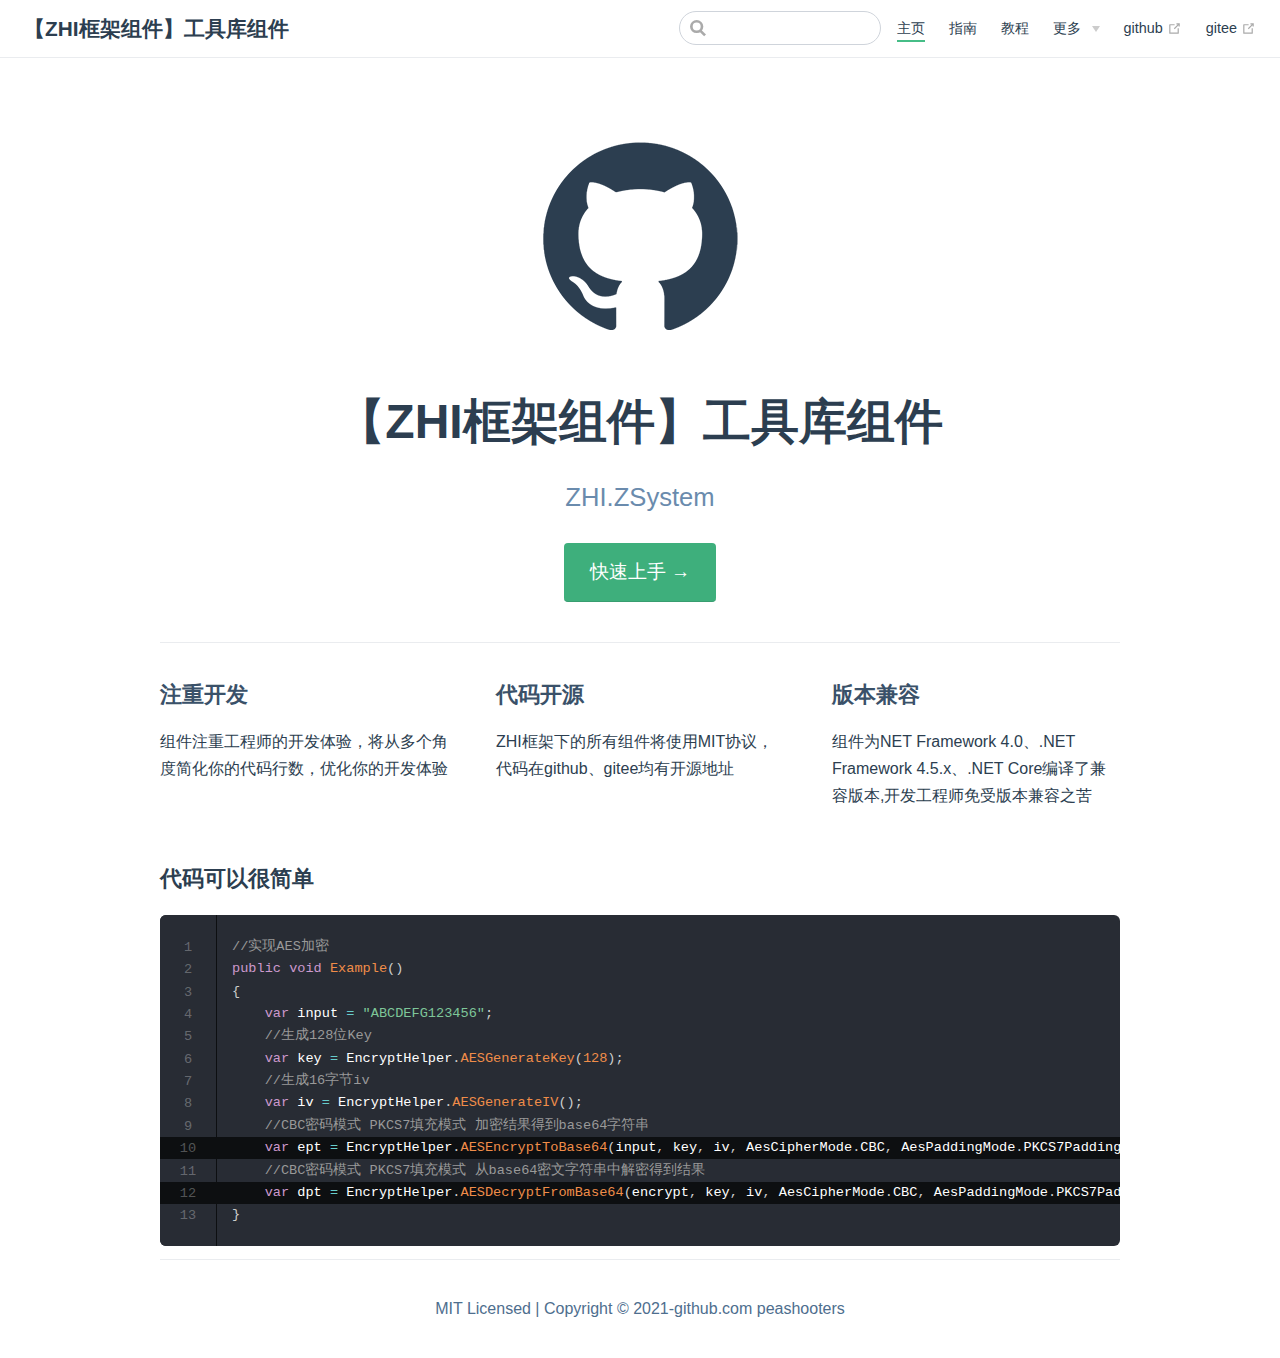
<file: zhi-doc/index.html>
<!DOCTYPE html>
<html lang="en-US">
  <head>
    <meta charset="utf-8">
    <meta name="viewport" content="width=device-width,initial-scale=1">
    <title>【ZHI框架组件】工具库组件</title>
    <meta name="generator" content="VuePress 1.8.0">
    <link rel="shortcut icon" type="image/x-icon" href="/zhi-doc/image/favicon.ico">
    <meta name="description" content="ZHI.ZSystem">
    
    <link rel="preload" href="/zhi-doc/assets/css/0.styles.1fa8e503.css" as="style"><link rel="preload" href="/zhi-doc/assets/js/app.e3723d4d.js" as="script"><link rel="preload" href="/zhi-doc/assets/js/2.1b25300e.js" as="script"><link rel="preload" href="/zhi-doc/assets/js/7.e31fb654.js" as="script"><link rel="prefetch" href="/zhi-doc/assets/js/10.e1ece870.js"><link rel="prefetch" href="/zhi-doc/assets/js/11.b6531590.js"><link rel="prefetch" href="/zhi-doc/assets/js/12.e93e216c.js"><link rel="prefetch" href="/zhi-doc/assets/js/13.f3ae3727.js"><link rel="prefetch" href="/zhi-doc/assets/js/14.c4973230.js"><link rel="prefetch" href="/zhi-doc/assets/js/3.e237bab9.js"><link rel="prefetch" href="/zhi-doc/assets/js/4.c93ce68f.js"><link rel="prefetch" href="/zhi-doc/assets/js/5.2aa4f7be.js"><link rel="prefetch" href="/zhi-doc/assets/js/6.8f96dab3.js"><link rel="prefetch" href="/zhi-doc/assets/js/8.bb4b6ee4.js"><link rel="prefetch" href="/zhi-doc/assets/js/9.7b3c6ccc.js">
    <link rel="stylesheet" href="/zhi-doc/assets/css/0.styles.1fa8e503.css">
  </head>
  <body>
    <div id="app" data-server-rendered="true"><div class="theme-container no-sidebar"><header class="navbar"><div class="sidebar-button"><svg xmlns="http://www.w3.org/2000/svg" aria-hidden="true" role="img" viewBox="0 0 448 512" class="icon"><path fill="currentColor" d="M436 124H12c-6.627 0-12-5.373-12-12V80c0-6.627 5.373-12 12-12h424c6.627 0 12 5.373 12 12v32c0 6.627-5.373 12-12 12zm0 160H12c-6.627 0-12-5.373-12-12v-32c0-6.627 5.373-12 12-12h424c6.627 0 12 5.373 12 12v32c0 6.627-5.373 12-12 12zm0 160H12c-6.627 0-12-5.373-12-12v-32c0-6.627 5.373-12 12-12h424c6.627 0 12 5.373 12 12v32c0 6.627-5.373 12-12 12z"></path></svg></div> <a href="/zhi-doc/" aria-current="page" class="home-link router-link-exact-active router-link-active"><!----> <span class="site-name">【ZHI框架组件】工具库组件</span></a> <div class="links"><div class="search-box"><input aria-label="Search" autocomplete="off" spellcheck="false" value=""> <!----></div> <nav class="nav-links can-hide"><div class="nav-item"><a href="/zhi-doc/" aria-current="page" class="nav-link router-link-exact-active router-link-active">
  主页
</a></div><div class="nav-item"><a href="/zhi-doc/guide/" class="nav-link">
  指南
</a></div><div class="nav-item"><a href="/zhi-doc/api/extends/#介绍" class="nav-link">
  教程
</a></div><div class="nav-item"><div class="dropdown-wrapper"><button type="button" aria-label="更多" class="dropdown-title"><span class="title">更多</span> <span class="arrow down"></span></button> <button type="button" aria-label="更多" class="mobile-dropdown-title"><span class="title">更多</span> <span class="arrow right"></span></button> <ul class="nav-dropdown" style="display:none;"><li class="dropdown-item"><!----> <a href="/zhi-doc/more/about.html" class="nav-link">
  关于我们
</a></li><li class="dropdown-item"><!----> <a href="/zhi-doc/more/log.html" class="nav-link">
  更新日志
</a></li></ul></div></div><div class="nav-item"><a href="https://github.com/peashooters/zhi" target="_blank" rel="noopener noreferrer" class="nav-link external">
  github
  <span><svg xmlns="http://www.w3.org/2000/svg" aria-hidden="true" focusable="false" x="0px" y="0px" viewBox="0 0 100 100" width="15" height="15" class="icon outbound"><path fill="currentColor" d="M18.8,85.1h56l0,0c2.2,0,4-1.8,4-4v-32h-8v28h-48v-48h28v-8h-32l0,0c-2.2,0-4,1.8-4,4v56C14.8,83.3,16.6,85.1,18.8,85.1z"></path> <polygon fill="currentColor" points="45.7,48.7 51.3,54.3 77.2,28.5 77.2,37.2 85.2,37.2 85.2,14.9 62.8,14.9 62.8,22.9 71.5,22.9"></polygon></svg> <span class="sr-only">(opens new window)</span></span></a></div><div class="nav-item"><a href="https://gitee.com/peashooters/zhi" target="_blank" rel="noopener noreferrer" class="nav-link external">
  gitee
  <span><svg xmlns="http://www.w3.org/2000/svg" aria-hidden="true" focusable="false" x="0px" y="0px" viewBox="0 0 100 100" width="15" height="15" class="icon outbound"><path fill="currentColor" d="M18.8,85.1h56l0,0c2.2,0,4-1.8,4-4v-32h-8v28h-48v-48h28v-8h-32l0,0c-2.2,0-4,1.8-4,4v56C14.8,83.3,16.6,85.1,18.8,85.1z"></path> <polygon fill="currentColor" points="45.7,48.7 51.3,54.3 77.2,28.5 77.2,37.2 85.2,37.2 85.2,14.9 62.8,14.9 62.8,22.9 71.5,22.9"></polygon></svg> <span class="sr-only">(opens new window)</span></span></a></div> <!----></nav></div></header> <div class="sidebar-mask"></div> <aside class="sidebar"><nav class="nav-links"><div class="nav-item"><a href="/zhi-doc/" aria-current="page" class="nav-link router-link-exact-active router-link-active">
  主页
</a></div><div class="nav-item"><a href="/zhi-doc/guide/" class="nav-link">
  指南
</a></div><div class="nav-item"><a href="/zhi-doc/api/extends/#介绍" class="nav-link">
  教程
</a></div><div class="nav-item"><div class="dropdown-wrapper"><button type="button" aria-label="更多" class="dropdown-title"><span class="title">更多</span> <span class="arrow down"></span></button> <button type="button" aria-label="更多" class="mobile-dropdown-title"><span class="title">更多</span> <span class="arrow right"></span></button> <ul class="nav-dropdown" style="display:none;"><li class="dropdown-item"><!----> <a href="/zhi-doc/more/about.html" class="nav-link">
  关于我们
</a></li><li class="dropdown-item"><!----> <a href="/zhi-doc/more/log.html" class="nav-link">
  更新日志
</a></li></ul></div></div><div class="nav-item"><a href="https://github.com/peashooters/zhi" target="_blank" rel="noopener noreferrer" class="nav-link external">
  github
  <span><svg xmlns="http://www.w3.org/2000/svg" aria-hidden="true" focusable="false" x="0px" y="0px" viewBox="0 0 100 100" width="15" height="15" class="icon outbound"><path fill="currentColor" d="M18.8,85.1h56l0,0c2.2,0,4-1.8,4-4v-32h-8v28h-48v-48h28v-8h-32l0,0c-2.2,0-4,1.8-4,4v56C14.8,83.3,16.6,85.1,18.8,85.1z"></path> <polygon fill="currentColor" points="45.7,48.7 51.3,54.3 77.2,28.5 77.2,37.2 85.2,37.2 85.2,14.9 62.8,14.9 62.8,22.9 71.5,22.9"></polygon></svg> <span class="sr-only">(opens new window)</span></span></a></div><div class="nav-item"><a href="https://gitee.com/peashooters/zhi" target="_blank" rel="noopener noreferrer" class="nav-link external">
  gitee
  <span><svg xmlns="http://www.w3.org/2000/svg" aria-hidden="true" focusable="false" x="0px" y="0px" viewBox="0 0 100 100" width="15" height="15" class="icon outbound"><path fill="currentColor" d="M18.8,85.1h56l0,0c2.2,0,4-1.8,4-4v-32h-8v28h-48v-48h28v-8h-32l0,0c-2.2,0-4,1.8-4,4v56C14.8,83.3,16.6,85.1,18.8,85.1z"></path> <polygon fill="currentColor" points="45.7,48.7 51.3,54.3 77.2,28.5 77.2,37.2 85.2,37.2 85.2,14.9 62.8,14.9 62.8,22.9 71.5,22.9"></polygon></svg> <span class="sr-only">(opens new window)</span></span></a></div> <!----></nav>  <!----> </aside> <main aria-labelledby="main-title" class="home"><header class="hero"><img src="/zhi-doc/image/logo.png" alt="hero"> <h1 id="main-title">
      【ZHI框架组件】工具库组件
    </h1> <p class="description">
      ZHI.ZSystem
    </p> <p class="action"><a href="/zhi-doc/guide/" class="nav-link action-button">
  快速上手 →
</a></p></header> <div class="features"><div class="feature"><h2>注重开发</h2> <p>组件注重工程师的开发体验，将从多个角度简化你的代码行数，优化你的开发体验</p></div><div class="feature"><h2>代码开源</h2> <p>ZHI框架下的所有组件将使用MIT协议，代码在github、gitee均有开源地址</p></div><div class="feature"><h2>版本兼容</h2> <p>组件为NET Framework 4.0、.NET Framework 4.5.x、.NET Core编译了兼容版本,开发工程师免受版本兼容之苦</p></div></div> <div class="theme-default-content custom content__default"><h3 id="代码可以很简单"><a href="#代码可以很简单" class="header-anchor">#</a> 代码可以很简单</h3> <div class="language-csharp line-numbers-mode"><div class="highlight-lines"><br><br><br><br><br><br><br><br><br><div class="highlighted"> </div><br><div class="highlighted"> </div><br><br></div><pre class="language-csharp"><code><span class="token comment">//实现AES加密</span>
<span class="token keyword">public</span> <span class="token return-type class-name"><span class="token keyword">void</span></span> <span class="token function">Example</span><span class="token punctuation">(</span><span class="token punctuation">)</span>
<span class="token punctuation">{</span>
    <span class="token class-name"><span class="token keyword">var</span></span> input <span class="token operator">=</span> <span class="token string">&quot;ABCDEFG123456&quot;</span><span class="token punctuation">;</span>
    <span class="token comment">//生成128位Key</span>
    <span class="token class-name"><span class="token keyword">var</span></span> key <span class="token operator">=</span> EncryptHelper<span class="token punctuation">.</span><span class="token function">AESGenerateKey</span><span class="token punctuation">(</span><span class="token number">128</span><span class="token punctuation">)</span><span class="token punctuation">;</span>
    <span class="token comment">//生成16字节iv</span>
    <span class="token class-name"><span class="token keyword">var</span></span> iv <span class="token operator">=</span> EncryptHelper<span class="token punctuation">.</span><span class="token function">AESGenerateIV</span><span class="token punctuation">(</span><span class="token punctuation">)</span><span class="token punctuation">;</span>
    <span class="token comment">//CBC密码模式 PKCS7填充模式 加密结果得到base64字符串</span>
    <span class="token class-name"><span class="token keyword">var</span></span> ept <span class="token operator">=</span> EncryptHelper<span class="token punctuation">.</span><span class="token function">AESEncryptToBase64</span><span class="token punctuation">(</span>input<span class="token punctuation">,</span> key<span class="token punctuation">,</span> iv<span class="token punctuation">,</span> AesCipherMode<span class="token punctuation">.</span>CBC<span class="token punctuation">,</span> AesPaddingMode<span class="token punctuation">.</span>PKCS7Padding<span class="token punctuation">)</span><span class="token punctuation">;</span>
    <span class="token comment">//CBC密码模式 PKCS7填充模式 从base64密文字符串中解密得到结果</span>
    <span class="token class-name"><span class="token keyword">var</span></span> dpt <span class="token operator">=</span> EncryptHelper<span class="token punctuation">.</span><span class="token function">AESDecryptFromBase64</span><span class="token punctuation">(</span>encrypt<span class="token punctuation">,</span> key<span class="token punctuation">,</span> iv<span class="token punctuation">,</span> AesCipherMode<span class="token punctuation">.</span>CBC<span class="token punctuation">,</span> AesPaddingMode<span class="token punctuation">.</span>PKCS7Padding<span class="token punctuation">)</span><span class="token punctuation">;</span>
<span class="token punctuation">}</span>
</code></pre><div class="line-numbers-wrapper"><span class="line-number">1</span><br><span class="line-number">2</span><br><span class="line-number">3</span><br><span class="line-number">4</span><br><span class="line-number">5</span><br><span class="line-number">6</span><br><span class="line-number">7</span><br><span class="line-number">8</span><br><span class="line-number">9</span><br><span class="line-number">10</span><br><span class="line-number">11</span><br><span class="line-number">12</span><br><span class="line-number">13</span><br></div></div></div> <div class="footer">
    MIT Licensed | Copyright © 2021-github.com peashooters
  </div></main></div><div class="global-ui"></div></div>
    <script src="/zhi-doc/assets/js/app.e3723d4d.js" defer></script><script src="/zhi-doc/assets/js/2.1b25300e.js" defer></script><script src="/zhi-doc/assets/js/7.e31fb654.js" defer></script>
  </body>
</html>
</file>
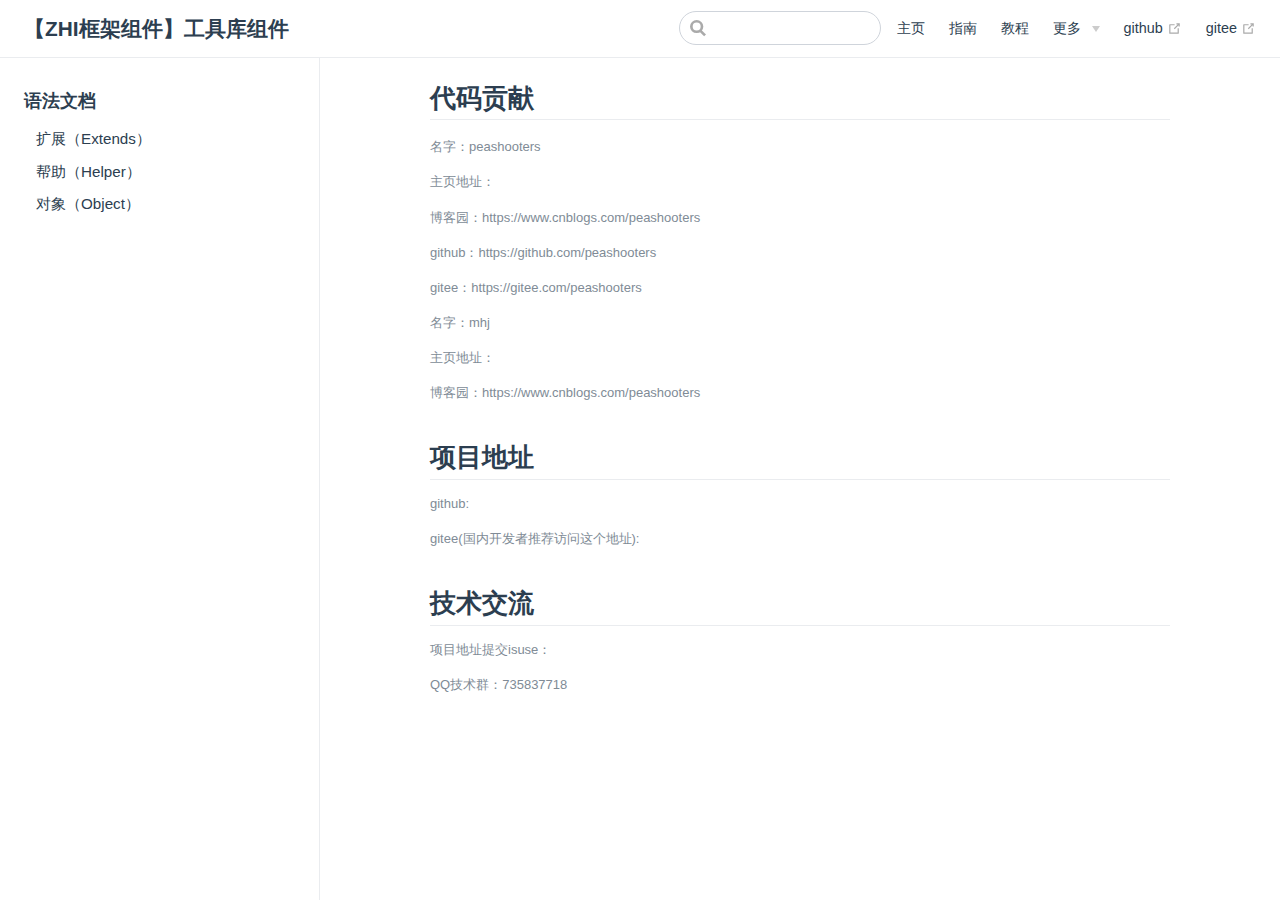
<file: zhi-doc/api/index.html>
<!DOCTYPE html>
<html lang="en-US">
  <head>
    <meta charset="utf-8">
    <meta name="viewport" content="width=device-width,initial-scale=1">
    <title>代码贡献 | 【ZHI框架组件】工具库组件</title>
    <meta name="generator" content="VuePress 1.8.0">
    <link rel="shortcut icon" type="image/x-icon" href="/zhi-doc/image/favicon.ico">
    <meta name="description" content="ZHI.ZSystem">
    
    <link rel="preload" href="/zhi-doc/assets/css/0.styles.1fa8e503.css" as="style"><link rel="preload" href="/zhi-doc/assets/js/app.e3723d4d.js" as="script"><link rel="preload" href="/zhi-doc/assets/js/2.1b25300e.js" as="script"><link rel="preload" href="/zhi-doc/assets/js/8.bb4b6ee4.js" as="script"><link rel="prefetch" href="/zhi-doc/assets/js/10.e1ece870.js"><link rel="prefetch" href="/zhi-doc/assets/js/11.b6531590.js"><link rel="prefetch" href="/zhi-doc/assets/js/12.e93e216c.js"><link rel="prefetch" href="/zhi-doc/assets/js/13.f3ae3727.js"><link rel="prefetch" href="/zhi-doc/assets/js/14.c4973230.js"><link rel="prefetch" href="/zhi-doc/assets/js/3.e237bab9.js"><link rel="prefetch" href="/zhi-doc/assets/js/4.c93ce68f.js"><link rel="prefetch" href="/zhi-doc/assets/js/5.2aa4f7be.js"><link rel="prefetch" href="/zhi-doc/assets/js/6.8f96dab3.js"><link rel="prefetch" href="/zhi-doc/assets/js/7.e31fb654.js"><link rel="prefetch" href="/zhi-doc/assets/js/9.7b3c6ccc.js">
    <link rel="stylesheet" href="/zhi-doc/assets/css/0.styles.1fa8e503.css">
  </head>
  <body>
    <div id="app" data-server-rendered="true"><div class="theme-container"><header class="navbar"><div class="sidebar-button"><svg xmlns="http://www.w3.org/2000/svg" aria-hidden="true" role="img" viewBox="0 0 448 512" class="icon"><path fill="currentColor" d="M436 124H12c-6.627 0-12-5.373-12-12V80c0-6.627 5.373-12 12-12h424c6.627 0 12 5.373 12 12v32c0 6.627-5.373 12-12 12zm0 160H12c-6.627 0-12-5.373-12-12v-32c0-6.627 5.373-12 12-12h424c6.627 0 12 5.373 12 12v32c0 6.627-5.373 12-12 12zm0 160H12c-6.627 0-12-5.373-12-12v-32c0-6.627 5.373-12 12-12h424c6.627 0 12 5.373 12 12v32c0 6.627-5.373 12-12 12z"></path></svg></div> <a href="/zhi-doc/" class="home-link router-link-active"><!----> <span class="site-name">【ZHI框架组件】工具库组件</span></a> <div class="links"><div class="search-box"><input aria-label="Search" autocomplete="off" spellcheck="false" value=""> <!----></div> <nav class="nav-links can-hide"><div class="nav-item"><a href="/zhi-doc/" class="nav-link">
  主页
</a></div><div class="nav-item"><a href="/zhi-doc/guide/" class="nav-link">
  指南
</a></div><div class="nav-item"><a href="/zhi-doc/api/extends/#介绍" class="nav-link">
  教程
</a></div><div class="nav-item"><div class="dropdown-wrapper"><button type="button" aria-label="更多" class="dropdown-title"><span class="title">更多</span> <span class="arrow down"></span></button> <button type="button" aria-label="更多" class="mobile-dropdown-title"><span class="title">更多</span> <span class="arrow right"></span></button> <ul class="nav-dropdown" style="display:none;"><li class="dropdown-item"><!----> <a href="/zhi-doc/more/about.html" class="nav-link">
  关于我们
</a></li><li class="dropdown-item"><!----> <a href="/zhi-doc/more/log.html" class="nav-link">
  更新日志
</a></li></ul></div></div><div class="nav-item"><a href="https://github.com/peashooters/zhi" target="_blank" rel="noopener noreferrer" class="nav-link external">
  github
  <span><svg xmlns="http://www.w3.org/2000/svg" aria-hidden="true" focusable="false" x="0px" y="0px" viewBox="0 0 100 100" width="15" height="15" class="icon outbound"><path fill="currentColor" d="M18.8,85.1h56l0,0c2.2,0,4-1.8,4-4v-32h-8v28h-48v-48h28v-8h-32l0,0c-2.2,0-4,1.8-4,4v56C14.8,83.3,16.6,85.1,18.8,85.1z"></path> <polygon fill="currentColor" points="45.7,48.7 51.3,54.3 77.2,28.5 77.2,37.2 85.2,37.2 85.2,14.9 62.8,14.9 62.8,22.9 71.5,22.9"></polygon></svg> <span class="sr-only">(opens new window)</span></span></a></div><div class="nav-item"><a href="https://gitee.com/peashooters/zhi" target="_blank" rel="noopener noreferrer" class="nav-link external">
  gitee
  <span><svg xmlns="http://www.w3.org/2000/svg" aria-hidden="true" focusable="false" x="0px" y="0px" viewBox="0 0 100 100" width="15" height="15" class="icon outbound"><path fill="currentColor" d="M18.8,85.1h56l0,0c2.2,0,4-1.8,4-4v-32h-8v28h-48v-48h28v-8h-32l0,0c-2.2,0-4,1.8-4,4v56C14.8,83.3,16.6,85.1,18.8,85.1z"></path> <polygon fill="currentColor" points="45.7,48.7 51.3,54.3 77.2,28.5 77.2,37.2 85.2,37.2 85.2,14.9 62.8,14.9 62.8,22.9 71.5,22.9"></polygon></svg> <span class="sr-only">(opens new window)</span></span></a></div> <!----></nav></div></header> <div class="sidebar-mask"></div> <aside class="sidebar"><nav class="nav-links"><div class="nav-item"><a href="/zhi-doc/" class="nav-link">
  主页
</a></div><div class="nav-item"><a href="/zhi-doc/guide/" class="nav-link">
  指南
</a></div><div class="nav-item"><a href="/zhi-doc/api/extends/#介绍" class="nav-link">
  教程
</a></div><div class="nav-item"><div class="dropdown-wrapper"><button type="button" aria-label="更多" class="dropdown-title"><span class="title">更多</span> <span class="arrow down"></span></button> <button type="button" aria-label="更多" class="mobile-dropdown-title"><span class="title">更多</span> <span class="arrow right"></span></button> <ul class="nav-dropdown" style="display:none;"><li class="dropdown-item"><!----> <a href="/zhi-doc/more/about.html" class="nav-link">
  关于我们
</a></li><li class="dropdown-item"><!----> <a href="/zhi-doc/more/log.html" class="nav-link">
  更新日志
</a></li></ul></div></div><div class="nav-item"><a href="https://github.com/peashooters/zhi" target="_blank" rel="noopener noreferrer" class="nav-link external">
  github
  <span><svg xmlns="http://www.w3.org/2000/svg" aria-hidden="true" focusable="false" x="0px" y="0px" viewBox="0 0 100 100" width="15" height="15" class="icon outbound"><path fill="currentColor" d="M18.8,85.1h56l0,0c2.2,0,4-1.8,4-4v-32h-8v28h-48v-48h28v-8h-32l0,0c-2.2,0-4,1.8-4,4v56C14.8,83.3,16.6,85.1,18.8,85.1z"></path> <polygon fill="currentColor" points="45.7,48.7 51.3,54.3 77.2,28.5 77.2,37.2 85.2,37.2 85.2,14.9 62.8,14.9 62.8,22.9 71.5,22.9"></polygon></svg> <span class="sr-only">(opens new window)</span></span></a></div><div class="nav-item"><a href="https://gitee.com/peashooters/zhi" target="_blank" rel="noopener noreferrer" class="nav-link external">
  gitee
  <span><svg xmlns="http://www.w3.org/2000/svg" aria-hidden="true" focusable="false" x="0px" y="0px" viewBox="0 0 100 100" width="15" height="15" class="icon outbound"><path fill="currentColor" d="M18.8,85.1h56l0,0c2.2,0,4-1.8,4-4v-32h-8v28h-48v-48h28v-8h-32l0,0c-2.2,0-4,1.8-4,4v56C14.8,83.3,16.6,85.1,18.8,85.1z"></path> <polygon fill="currentColor" points="45.7,48.7 51.3,54.3 77.2,28.5 77.2,37.2 85.2,37.2 85.2,14.9 62.8,14.9 62.8,22.9 71.5,22.9"></polygon></svg> <span class="sr-only">(opens new window)</span></span></a></div> <!----></nav>  <ul class="sidebar-links"><li><section class="sidebar-group depth-0"><p class="sidebar-heading open"><span>语法文档</span> <!----></p> <ul class="sidebar-links sidebar-group-items"><li><a href="/zhi-doc/api/extends/" class="sidebar-link">扩展（Extends）</a></li><li><a href="/zhi-doc/api/helper/" class="sidebar-link">帮助（Helper）</a></li><li><a href="/zhi-doc/api/object/" class="sidebar-link">对象（Object）</a></li></ul></section></li></ul> </aside> <main class="page"> <div class="theme-default-content content__default"><h2 id="代码贡献"><a href="#代码贡献" class="header-anchor">#</a> 代码贡献</h2> <p>名字：peashooters</p> <p>主页地址：</p> <p>博客园：https://www.cnblogs.com/peashooters</p> <p>github：https://github.com/peashooters</p> <p>gitee：https://gitee.com/peashooters</p> <p>名字：mhj</p> <p>主页地址：</p> <p>博客园：https://www.cnblogs.com/peashooters</p> <h2 id="项目地址"><a href="#项目地址" class="header-anchor">#</a> 项目地址</h2> <p>github:</p> <p>gitee(国内开发者推荐访问这个地址):</p> <h2 id="技术交流"><a href="#技术交流" class="header-anchor">#</a> 技术交流</h2> <p>项目地址提交isuse：</p> <p>QQ技术群：735837718</p></div> <footer class="page-edit"><!----> <!----></footer> <!----> </main></div><div class="global-ui"></div></div>
    <script src="/zhi-doc/assets/js/app.e3723d4d.js" defer></script><script src="/zhi-doc/assets/js/2.1b25300e.js" defer></script><script src="/zhi-doc/assets/js/8.bb4b6ee4.js" defer></script>
  </body>
</html>
</file>
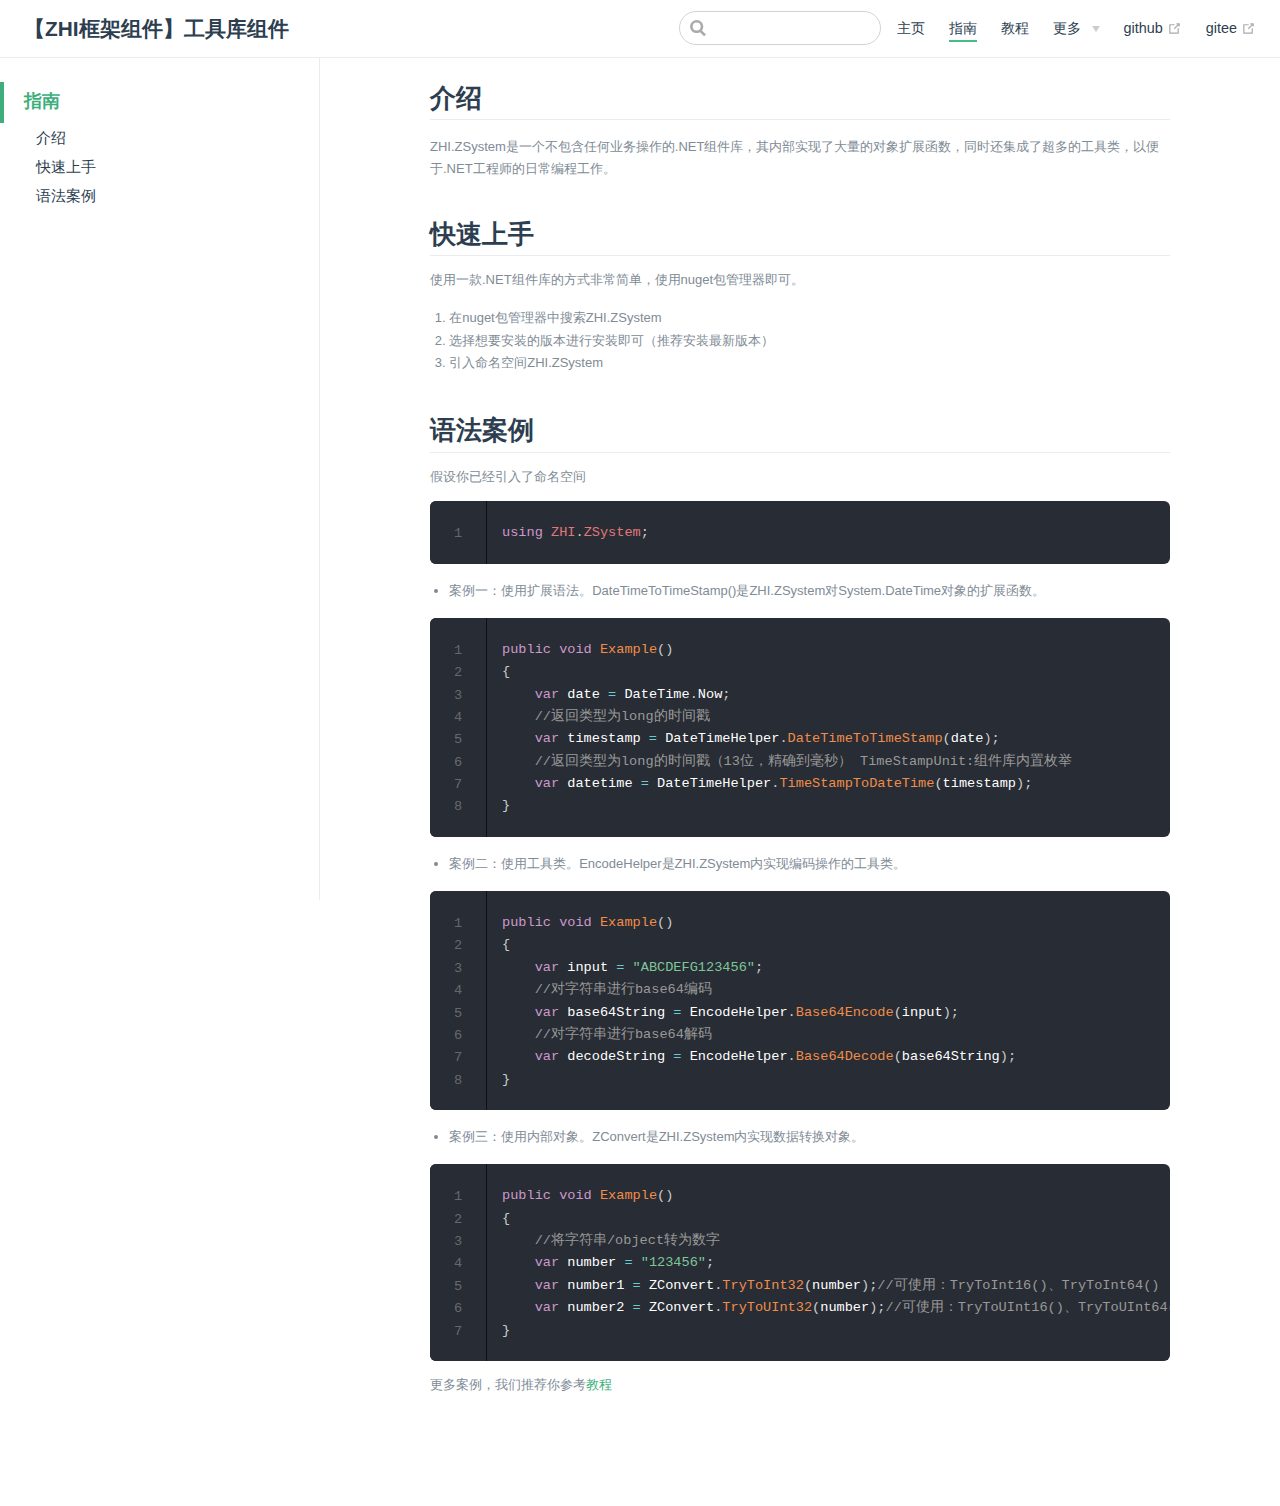
<file: zhi-doc/guide/index.html>
<!DOCTYPE html>
<html lang="en-US">
  <head>
    <meta charset="utf-8">
    <meta name="viewport" content="width=device-width,initial-scale=1">
    <title>介绍 | 【ZHI框架组件】工具库组件</title>
    <meta name="generator" content="VuePress 1.8.0">
    <link rel="shortcut icon" type="image/x-icon" href="/zhi-doc/image/favicon.ico">
    <meta name="description" content="ZHI.ZSystem">
    
    <link rel="preload" href="/zhi-doc/assets/css/0.styles.1fa8e503.css" as="style"><link rel="preload" href="/zhi-doc/assets/js/app.e3723d4d.js" as="script"><link rel="preload" href="/zhi-doc/assets/js/2.1b25300e.js" as="script"><link rel="preload" href="/zhi-doc/assets/js/12.e93e216c.js" as="script"><link rel="prefetch" href="/zhi-doc/assets/js/10.e1ece870.js"><link rel="prefetch" href="/zhi-doc/assets/js/11.b6531590.js"><link rel="prefetch" href="/zhi-doc/assets/js/13.f3ae3727.js"><link rel="prefetch" href="/zhi-doc/assets/js/14.c4973230.js"><link rel="prefetch" href="/zhi-doc/assets/js/3.e237bab9.js"><link rel="prefetch" href="/zhi-doc/assets/js/4.c93ce68f.js"><link rel="prefetch" href="/zhi-doc/assets/js/5.2aa4f7be.js"><link rel="prefetch" href="/zhi-doc/assets/js/6.8f96dab3.js"><link rel="prefetch" href="/zhi-doc/assets/js/7.e31fb654.js"><link rel="prefetch" href="/zhi-doc/assets/js/8.bb4b6ee4.js"><link rel="prefetch" href="/zhi-doc/assets/js/9.7b3c6ccc.js">
    <link rel="stylesheet" href="/zhi-doc/assets/css/0.styles.1fa8e503.css">
  </head>
  <body>
    <div id="app" data-server-rendered="true"><div class="theme-container"><header class="navbar"><div class="sidebar-button"><svg xmlns="http://www.w3.org/2000/svg" aria-hidden="true" role="img" viewBox="0 0 448 512" class="icon"><path fill="currentColor" d="M436 124H12c-6.627 0-12-5.373-12-12V80c0-6.627 5.373-12 12-12h424c6.627 0 12 5.373 12 12v32c0 6.627-5.373 12-12 12zm0 160H12c-6.627 0-12-5.373-12-12v-32c0-6.627 5.373-12 12-12h424c6.627 0 12 5.373 12 12v32c0 6.627-5.373 12-12 12zm0 160H12c-6.627 0-12-5.373-12-12v-32c0-6.627 5.373-12 12-12h424c6.627 0 12 5.373 12 12v32c0 6.627-5.373 12-12 12z"></path></svg></div> <a href="/zhi-doc/" class="home-link router-link-active"><!----> <span class="site-name">【ZHI框架组件】工具库组件</span></a> <div class="links"><div class="search-box"><input aria-label="Search" autocomplete="off" spellcheck="false" value=""> <!----></div> <nav class="nav-links can-hide"><div class="nav-item"><a href="/zhi-doc/" class="nav-link">
  主页
</a></div><div class="nav-item"><a href="/zhi-doc/guide/" aria-current="page" class="nav-link router-link-exact-active router-link-active">
  指南
</a></div><div class="nav-item"><a href="/zhi-doc/api/extends/#介绍" class="nav-link">
  教程
</a></div><div class="nav-item"><div class="dropdown-wrapper"><button type="button" aria-label="更多" class="dropdown-title"><span class="title">更多</span> <span class="arrow down"></span></button> <button type="button" aria-label="更多" class="mobile-dropdown-title"><span class="title">更多</span> <span class="arrow right"></span></button> <ul class="nav-dropdown" style="display:none;"><li class="dropdown-item"><!----> <a href="/zhi-doc/more/about.html" class="nav-link">
  关于我们
</a></li><li class="dropdown-item"><!----> <a href="/zhi-doc/more/log.html" class="nav-link">
  更新日志
</a></li></ul></div></div><div class="nav-item"><a href="https://github.com/peashooters/zhi" target="_blank" rel="noopener noreferrer" class="nav-link external">
  github
  <span><svg xmlns="http://www.w3.org/2000/svg" aria-hidden="true" focusable="false" x="0px" y="0px" viewBox="0 0 100 100" width="15" height="15" class="icon outbound"><path fill="currentColor" d="M18.8,85.1h56l0,0c2.2,0,4-1.8,4-4v-32h-8v28h-48v-48h28v-8h-32l0,0c-2.2,0-4,1.8-4,4v56C14.8,83.3,16.6,85.1,18.8,85.1z"></path> <polygon fill="currentColor" points="45.7,48.7 51.3,54.3 77.2,28.5 77.2,37.2 85.2,37.2 85.2,14.9 62.8,14.9 62.8,22.9 71.5,22.9"></polygon></svg> <span class="sr-only">(opens new window)</span></span></a></div><div class="nav-item"><a href="https://gitee.com/peashooters/zhi" target="_blank" rel="noopener noreferrer" class="nav-link external">
  gitee
  <span><svg xmlns="http://www.w3.org/2000/svg" aria-hidden="true" focusable="false" x="0px" y="0px" viewBox="0 0 100 100" width="15" height="15" class="icon outbound"><path fill="currentColor" d="M18.8,85.1h56l0,0c2.2,0,4-1.8,4-4v-32h-8v28h-48v-48h28v-8h-32l0,0c-2.2,0-4,1.8-4,4v56C14.8,83.3,16.6,85.1,18.8,85.1z"></path> <polygon fill="currentColor" points="45.7,48.7 51.3,54.3 77.2,28.5 77.2,37.2 85.2,37.2 85.2,14.9 62.8,14.9 62.8,22.9 71.5,22.9"></polygon></svg> <span class="sr-only">(opens new window)</span></span></a></div> <!----></nav></div></header> <div class="sidebar-mask"></div> <aside class="sidebar"><nav class="nav-links"><div class="nav-item"><a href="/zhi-doc/" class="nav-link">
  主页
</a></div><div class="nav-item"><a href="/zhi-doc/guide/" aria-current="page" class="nav-link router-link-exact-active router-link-active">
  指南
</a></div><div class="nav-item"><a href="/zhi-doc/api/extends/#介绍" class="nav-link">
  教程
</a></div><div class="nav-item"><div class="dropdown-wrapper"><button type="button" aria-label="更多" class="dropdown-title"><span class="title">更多</span> <span class="arrow down"></span></button> <button type="button" aria-label="更多" class="mobile-dropdown-title"><span class="title">更多</span> <span class="arrow right"></span></button> <ul class="nav-dropdown" style="display:none;"><li class="dropdown-item"><!----> <a href="/zhi-doc/more/about.html" class="nav-link">
  关于我们
</a></li><li class="dropdown-item"><!----> <a href="/zhi-doc/more/log.html" class="nav-link">
  更新日志
</a></li></ul></div></div><div class="nav-item"><a href="https://github.com/peashooters/zhi" target="_blank" rel="noopener noreferrer" class="nav-link external">
  github
  <span><svg xmlns="http://www.w3.org/2000/svg" aria-hidden="true" focusable="false" x="0px" y="0px" viewBox="0 0 100 100" width="15" height="15" class="icon outbound"><path fill="currentColor" d="M18.8,85.1h56l0,0c2.2,0,4-1.8,4-4v-32h-8v28h-48v-48h28v-8h-32l0,0c-2.2,0-4,1.8-4,4v56C14.8,83.3,16.6,85.1,18.8,85.1z"></path> <polygon fill="currentColor" points="45.7,48.7 51.3,54.3 77.2,28.5 77.2,37.2 85.2,37.2 85.2,14.9 62.8,14.9 62.8,22.9 71.5,22.9"></polygon></svg> <span class="sr-only">(opens new window)</span></span></a></div><div class="nav-item"><a href="https://gitee.com/peashooters/zhi" target="_blank" rel="noopener noreferrer" class="nav-link external">
  gitee
  <span><svg xmlns="http://www.w3.org/2000/svg" aria-hidden="true" focusable="false" x="0px" y="0px" viewBox="0 0 100 100" width="15" height="15" class="icon outbound"><path fill="currentColor" d="M18.8,85.1h56l0,0c2.2,0,4-1.8,4-4v-32h-8v28h-48v-48h28v-8h-32l0,0c-2.2,0-4,1.8-4,4v56C14.8,83.3,16.6,85.1,18.8,85.1z"></path> <polygon fill="currentColor" points="45.7,48.7 51.3,54.3 77.2,28.5 77.2,37.2 85.2,37.2 85.2,14.9 62.8,14.9 62.8,22.9 71.5,22.9"></polygon></svg> <span class="sr-only">(opens new window)</span></span></a></div> <!----></nav>  <ul class="sidebar-links"><li><a href="/zhi-doc/guide/" aria-current="page" class="active sidebar-link">指南</a><ul class="sidebar-sub-headers"><li class="sidebar-sub-header"><a href="/zhi-doc/guide/#介绍" class="sidebar-link">介绍</a></li><li class="sidebar-sub-header"><a href="/zhi-doc/guide/#快速上手" class="sidebar-link">快速上手</a></li><li class="sidebar-sub-header"><a href="/zhi-doc/guide/#语法案例" class="sidebar-link">语法案例</a></li></ul></li></ul> </aside> <main class="page"> <div class="theme-default-content content__default"><h2 id="介绍"><a href="#介绍" class="header-anchor">#</a> 介绍</h2> <p>ZHI.ZSystem是一个不包含任何业务操作的.NET组件库，其内部实现了大量的对象扩展函数，同时还集成了超多的工具类，以便于.NET工程师的日常编程工作。</p> <h2 id="快速上手"><a href="#快速上手" class="header-anchor">#</a> 快速上手</h2> <p>使用一款.NET组件库的方式非常简单，使用nuget包管理器即可。</p> <ol><li>在nuget包管理器中搜索ZHI.ZSystem</li> <li>选择想要安装的版本进行安装即可（推荐安装最新版本）</li> <li>引入命名空间ZHI.ZSystem</li></ol> <h2 id="语法案例"><a href="#语法案例" class="header-anchor">#</a> 语法案例</h2> <p>假设你已经引入了命名空间</p> <div class="language-csharp line-numbers-mode"><pre class="language-csharp"><code><span class="token keyword">using</span> <span class="token namespace">ZHI<span class="token punctuation">.</span>ZSystem</span><span class="token punctuation">;</span>
</code></pre> <div class="line-numbers-wrapper"><span class="line-number">1</span><br></div></div><ul><li>案例一：使用扩展语法。DateTimeToTimeStamp()是ZHI.ZSystem对System.DateTime对象的扩展函数。</li></ul> <div class="language-csharp line-numbers-mode"><pre class="language-csharp"><code><span class="token keyword">public</span> <span class="token return-type class-name"><span class="token keyword">void</span></span> <span class="token function">Example</span><span class="token punctuation">(</span><span class="token punctuation">)</span>
<span class="token punctuation">{</span>
    <span class="token class-name"><span class="token keyword">var</span></span> date <span class="token operator">=</span> DateTime<span class="token punctuation">.</span>Now<span class="token punctuation">;</span>
    <span class="token comment">//返回类型为long的时间戳</span>
    <span class="token class-name"><span class="token keyword">var</span></span> timestamp <span class="token operator">=</span> DateTimeHelper<span class="token punctuation">.</span><span class="token function">DateTimeToTimeStamp</span><span class="token punctuation">(</span>date<span class="token punctuation">)</span><span class="token punctuation">;</span>
    <span class="token comment">//返回类型为long的时间戳（13位，精确到毫秒） TimeStampUnit:组件库内置枚举 </span>
    <span class="token class-name"><span class="token keyword">var</span></span> datetime <span class="token operator">=</span> DateTimeHelper<span class="token punctuation">.</span><span class="token function">TimeStampToDateTime</span><span class="token punctuation">(</span>timestamp<span class="token punctuation">)</span><span class="token punctuation">;</span>
<span class="token punctuation">}</span>
</code></pre> <div class="line-numbers-wrapper"><span class="line-number">1</span><br><span class="line-number">2</span><br><span class="line-number">3</span><br><span class="line-number">4</span><br><span class="line-number">5</span><br><span class="line-number">6</span><br><span class="line-number">7</span><br><span class="line-number">8</span><br></div></div><ul><li>案例二：使用工具类。EncodeHelper是ZHI.ZSystem内实现编码操作的工具类。</li></ul> <div class="language-csharp line-numbers-mode"><pre class="language-csharp"><code><span class="token keyword">public</span> <span class="token return-type class-name"><span class="token keyword">void</span></span> <span class="token function">Example</span><span class="token punctuation">(</span><span class="token punctuation">)</span>
<span class="token punctuation">{</span>
    <span class="token class-name"><span class="token keyword">var</span></span> input <span class="token operator">=</span> <span class="token string">&quot;ABCDEFG123456&quot;</span><span class="token punctuation">;</span>
    <span class="token comment">//对字符串进行base64编码</span>
    <span class="token class-name"><span class="token keyword">var</span></span> base64String <span class="token operator">=</span> EncodeHelper<span class="token punctuation">.</span><span class="token function">Base64Encode</span><span class="token punctuation">(</span>input<span class="token punctuation">)</span><span class="token punctuation">;</span>
    <span class="token comment">//对字符串进行base64解码</span>
    <span class="token class-name"><span class="token keyword">var</span></span> decodeString <span class="token operator">=</span> EncodeHelper<span class="token punctuation">.</span><span class="token function">Base64Decode</span><span class="token punctuation">(</span>base64String<span class="token punctuation">)</span><span class="token punctuation">;</span>
<span class="token punctuation">}</span>
</code></pre> <div class="line-numbers-wrapper"><span class="line-number">1</span><br><span class="line-number">2</span><br><span class="line-number">3</span><br><span class="line-number">4</span><br><span class="line-number">5</span><br><span class="line-number">6</span><br><span class="line-number">7</span><br><span class="line-number">8</span><br></div></div><ul><li>案例三：使用内部对象。ZConvert是ZHI.ZSystem内实现数据转换对象。</li></ul> <div class="language-csharp line-numbers-mode"><pre class="language-csharp"><code><span class="token keyword">public</span> <span class="token return-type class-name"><span class="token keyword">void</span></span> <span class="token function">Example</span><span class="token punctuation">(</span><span class="token punctuation">)</span>
<span class="token punctuation">{</span>
    <span class="token comment">//将字符串/object转为数字</span>
    <span class="token class-name"><span class="token keyword">var</span></span> number <span class="token operator">=</span> <span class="token string">&quot;123456&quot;</span><span class="token punctuation">;</span>
    <span class="token class-name"><span class="token keyword">var</span></span> number1 <span class="token operator">=</span> ZConvert<span class="token punctuation">.</span><span class="token function">TryToInt32</span><span class="token punctuation">(</span>number<span class="token punctuation">)</span><span class="token punctuation">;</span><span class="token comment">//可使用：TryToInt16()、TryToInt64()</span>
    <span class="token class-name"><span class="token keyword">var</span></span> number2 <span class="token operator">=</span> ZConvert<span class="token punctuation">.</span><span class="token function">TryToUInt32</span><span class="token punctuation">(</span>number<span class="token punctuation">)</span><span class="token punctuation">;</span><span class="token comment">//可使用：TryToUInt16()、TryToUInt64()</span>
<span class="token punctuation">}</span>
</code></pre> <div class="line-numbers-wrapper"><span class="line-number">1</span><br><span class="line-number">2</span><br><span class="line-number">3</span><br><span class="line-number">4</span><br><span class="line-number">5</span><br><span class="line-number">6</span><br><span class="line-number">7</span><br></div></div><p>更多案例，我们推荐你参考<a href="/zhi-doc/api/extends/#介绍">教程</a></p></div> <footer class="page-edit"><!----> <!----></footer> <!----> </main></div><div class="global-ui"></div></div>
    <script src="/zhi-doc/assets/js/app.e3723d4d.js" defer></script><script src="/zhi-doc/assets/js/2.1b25300e.js" defer></script><script src="/zhi-doc/assets/js/12.e93e216c.js" defer></script>
  </body>
</html>
</file>
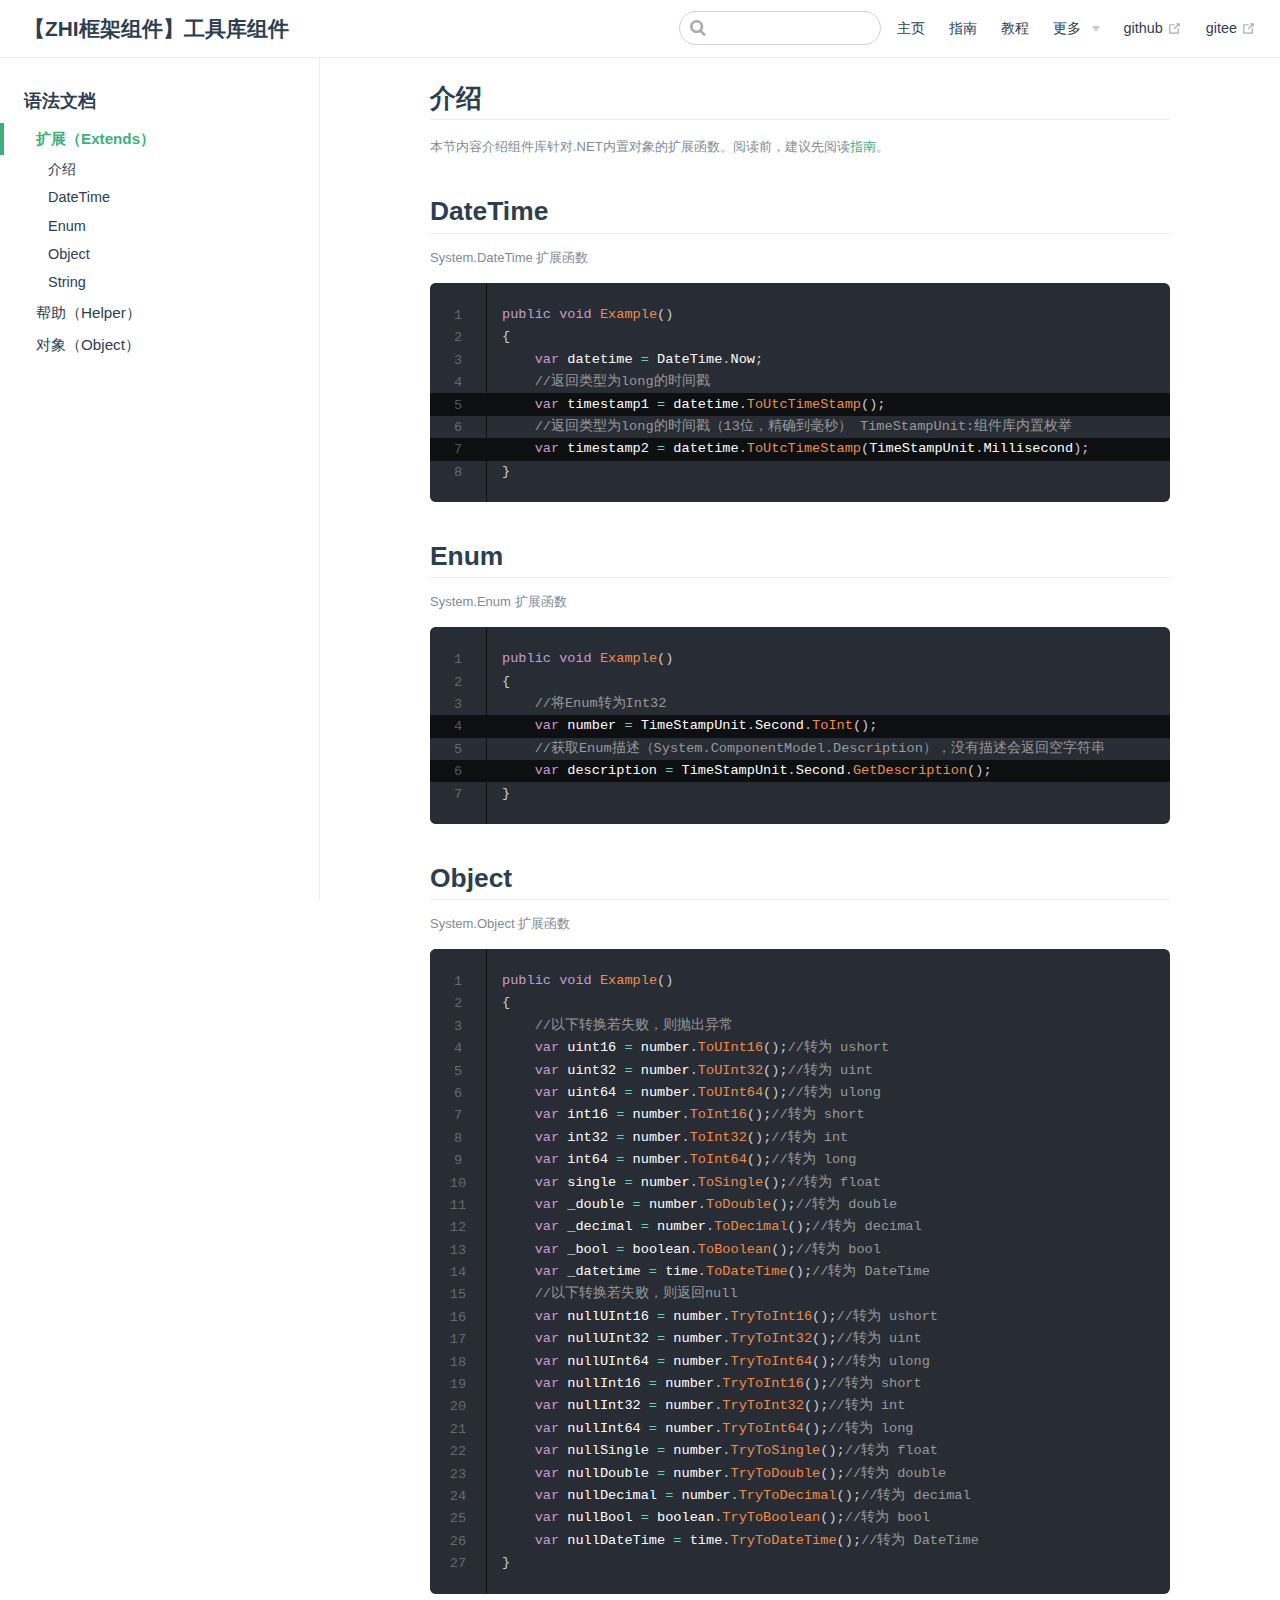
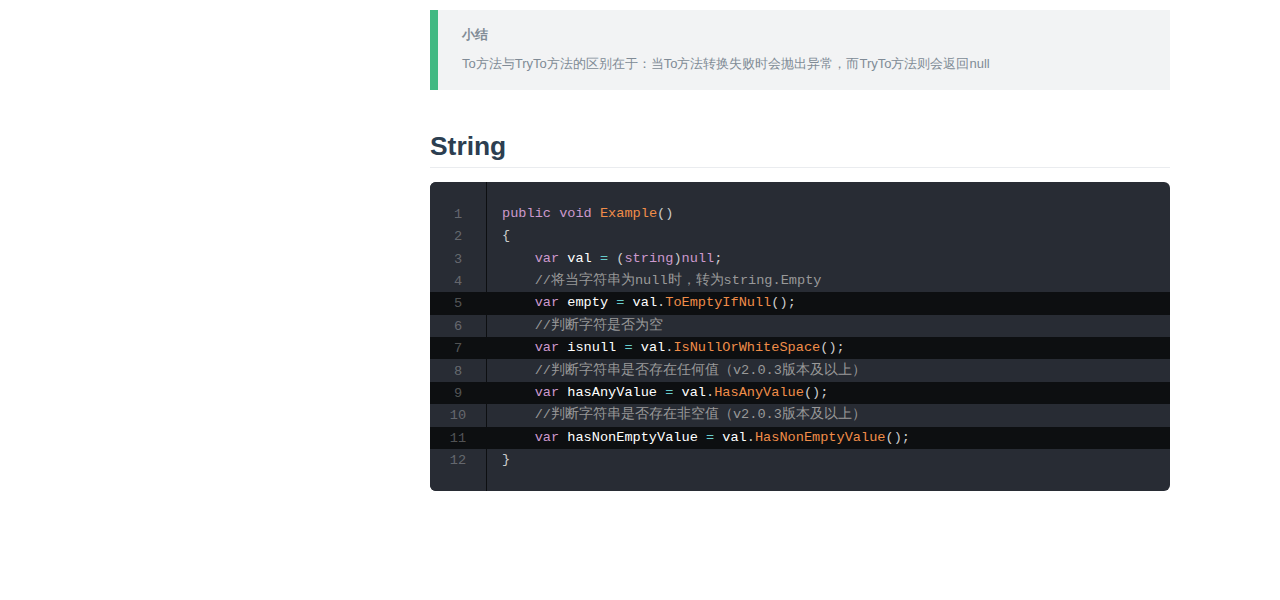
<file: zhi-doc/api/extends/index.html>
<!DOCTYPE html>
<html lang="en-US">
  <head>
    <meta charset="utf-8">
    <meta name="viewport" content="width=device-width,initial-scale=1">
    <title>介绍 | 【ZHI框架组件】工具库组件</title>
    <meta name="generator" content="VuePress 1.8.0">
    <link rel="shortcut icon" type="image/x-icon" href="/zhi-doc/image/favicon.ico">
    <meta name="description" content="ZHI.ZSystem">
    
    <link rel="preload" href="/zhi-doc/assets/css/0.styles.1fa8e503.css" as="style"><link rel="preload" href="/zhi-doc/assets/js/app.e3723d4d.js" as="script"><link rel="preload" href="/zhi-doc/assets/js/2.1b25300e.js" as="script"><link rel="preload" href="/zhi-doc/assets/js/9.7b3c6ccc.js" as="script"><link rel="prefetch" href="/zhi-doc/assets/js/10.e1ece870.js"><link rel="prefetch" href="/zhi-doc/assets/js/11.b6531590.js"><link rel="prefetch" href="/zhi-doc/assets/js/12.e93e216c.js"><link rel="prefetch" href="/zhi-doc/assets/js/13.f3ae3727.js"><link rel="prefetch" href="/zhi-doc/assets/js/14.c4973230.js"><link rel="prefetch" href="/zhi-doc/assets/js/3.e237bab9.js"><link rel="prefetch" href="/zhi-doc/assets/js/4.c93ce68f.js"><link rel="prefetch" href="/zhi-doc/assets/js/5.2aa4f7be.js"><link rel="prefetch" href="/zhi-doc/assets/js/6.8f96dab3.js"><link rel="prefetch" href="/zhi-doc/assets/js/7.e31fb654.js"><link rel="prefetch" href="/zhi-doc/assets/js/8.bb4b6ee4.js">
    <link rel="stylesheet" href="/zhi-doc/assets/css/0.styles.1fa8e503.css">
  </head>
  <body>
    <div id="app" data-server-rendered="true"><div class="theme-container"><header class="navbar"><div class="sidebar-button"><svg xmlns="http://www.w3.org/2000/svg" aria-hidden="true" role="img" viewBox="0 0 448 512" class="icon"><path fill="currentColor" d="M436 124H12c-6.627 0-12-5.373-12-12V80c0-6.627 5.373-12 12-12h424c6.627 0 12 5.373 12 12v32c0 6.627-5.373 12-12 12zm0 160H12c-6.627 0-12-5.373-12-12v-32c0-6.627 5.373-12 12-12h424c6.627 0 12 5.373 12 12v32c0 6.627-5.373 12-12 12zm0 160H12c-6.627 0-12-5.373-12-12v-32c0-6.627 5.373-12 12-12h424c6.627 0 12 5.373 12 12v32c0 6.627-5.373 12-12 12z"></path></svg></div> <a href="/zhi-doc/" class="home-link router-link-active"><!----> <span class="site-name">【ZHI框架组件】工具库组件</span></a> <div class="links"><div class="search-box"><input aria-label="Search" autocomplete="off" spellcheck="false" value=""> <!----></div> <nav class="nav-links can-hide"><div class="nav-item"><a href="/zhi-doc/" class="nav-link">
  主页
</a></div><div class="nav-item"><a href="/zhi-doc/guide/" class="nav-link">
  指南
</a></div><div class="nav-item"><a href="/zhi-doc/api/extends/#介绍" class="nav-link">
  教程
</a></div><div class="nav-item"><div class="dropdown-wrapper"><button type="button" aria-label="更多" class="dropdown-title"><span class="title">更多</span> <span class="arrow down"></span></button> <button type="button" aria-label="更多" class="mobile-dropdown-title"><span class="title">更多</span> <span class="arrow right"></span></button> <ul class="nav-dropdown" style="display:none;"><li class="dropdown-item"><!----> <a href="/zhi-doc/more/about.html" class="nav-link">
  关于我们
</a></li><li class="dropdown-item"><!----> <a href="/zhi-doc/more/log.html" class="nav-link">
  更新日志
</a></li></ul></div></div><div class="nav-item"><a href="https://github.com/peashooters/zhi" target="_blank" rel="noopener noreferrer" class="nav-link external">
  github
  <span><svg xmlns="http://www.w3.org/2000/svg" aria-hidden="true" focusable="false" x="0px" y="0px" viewBox="0 0 100 100" width="15" height="15" class="icon outbound"><path fill="currentColor" d="M18.8,85.1h56l0,0c2.2,0,4-1.8,4-4v-32h-8v28h-48v-48h28v-8h-32l0,0c-2.2,0-4,1.8-4,4v56C14.8,83.3,16.6,85.1,18.8,85.1z"></path> <polygon fill="currentColor" points="45.7,48.7 51.3,54.3 77.2,28.5 77.2,37.2 85.2,37.2 85.2,14.9 62.8,14.9 62.8,22.9 71.5,22.9"></polygon></svg> <span class="sr-only">(opens new window)</span></span></a></div><div class="nav-item"><a href="https://gitee.com/peashooters/zhi" target="_blank" rel="noopener noreferrer" class="nav-link external">
  gitee
  <span><svg xmlns="http://www.w3.org/2000/svg" aria-hidden="true" focusable="false" x="0px" y="0px" viewBox="0 0 100 100" width="15" height="15" class="icon outbound"><path fill="currentColor" d="M18.8,85.1h56l0,0c2.2,0,4-1.8,4-4v-32h-8v28h-48v-48h28v-8h-32l0,0c-2.2,0-4,1.8-4,4v56C14.8,83.3,16.6,85.1,18.8,85.1z"></path> <polygon fill="currentColor" points="45.7,48.7 51.3,54.3 77.2,28.5 77.2,37.2 85.2,37.2 85.2,14.9 62.8,14.9 62.8,22.9 71.5,22.9"></polygon></svg> <span class="sr-only">(opens new window)</span></span></a></div> <!----></nav></div></header> <div class="sidebar-mask"></div> <aside class="sidebar"><nav class="nav-links"><div class="nav-item"><a href="/zhi-doc/" class="nav-link">
  主页
</a></div><div class="nav-item"><a href="/zhi-doc/guide/" class="nav-link">
  指南
</a></div><div class="nav-item"><a href="/zhi-doc/api/extends/#介绍" class="nav-link">
  教程
</a></div><div class="nav-item"><div class="dropdown-wrapper"><button type="button" aria-label="更多" class="dropdown-title"><span class="title">更多</span> <span class="arrow down"></span></button> <button type="button" aria-label="更多" class="mobile-dropdown-title"><span class="title">更多</span> <span class="arrow right"></span></button> <ul class="nav-dropdown" style="display:none;"><li class="dropdown-item"><!----> <a href="/zhi-doc/more/about.html" class="nav-link">
  关于我们
</a></li><li class="dropdown-item"><!----> <a href="/zhi-doc/more/log.html" class="nav-link">
  更新日志
</a></li></ul></div></div><div class="nav-item"><a href="https://github.com/peashooters/zhi" target="_blank" rel="noopener noreferrer" class="nav-link external">
  github
  <span><svg xmlns="http://www.w3.org/2000/svg" aria-hidden="true" focusable="false" x="0px" y="0px" viewBox="0 0 100 100" width="15" height="15" class="icon outbound"><path fill="currentColor" d="M18.8,85.1h56l0,0c2.2,0,4-1.8,4-4v-32h-8v28h-48v-48h28v-8h-32l0,0c-2.2,0-4,1.8-4,4v56C14.8,83.3,16.6,85.1,18.8,85.1z"></path> <polygon fill="currentColor" points="45.7,48.7 51.3,54.3 77.2,28.5 77.2,37.2 85.2,37.2 85.2,14.9 62.8,14.9 62.8,22.9 71.5,22.9"></polygon></svg> <span class="sr-only">(opens new window)</span></span></a></div><div class="nav-item"><a href="https://gitee.com/peashooters/zhi" target="_blank" rel="noopener noreferrer" class="nav-link external">
  gitee
  <span><svg xmlns="http://www.w3.org/2000/svg" aria-hidden="true" focusable="false" x="0px" y="0px" viewBox="0 0 100 100" width="15" height="15" class="icon outbound"><path fill="currentColor" d="M18.8,85.1h56l0,0c2.2,0,4-1.8,4-4v-32h-8v28h-48v-48h28v-8h-32l0,0c-2.2,0-4,1.8-4,4v56C14.8,83.3,16.6,85.1,18.8,85.1z"></path> <polygon fill="currentColor" points="45.7,48.7 51.3,54.3 77.2,28.5 77.2,37.2 85.2,37.2 85.2,14.9 62.8,14.9 62.8,22.9 71.5,22.9"></polygon></svg> <span class="sr-only">(opens new window)</span></span></a></div> <!----></nav>  <ul class="sidebar-links"><li><section class="sidebar-group depth-0"><p class="sidebar-heading open"><span>语法文档</span> <!----></p> <ul class="sidebar-links sidebar-group-items"><li><a href="/zhi-doc/api/extends/" aria-current="page" class="active sidebar-link">扩展（Extends）</a><ul class="sidebar-sub-headers"><li class="sidebar-sub-header"><a href="/zhi-doc/api/extends/#介绍" class="sidebar-link">介绍</a></li><li class="sidebar-sub-header"><a href="/zhi-doc/api/extends/#datetime" class="sidebar-link">DateTime</a></li><li class="sidebar-sub-header"><a href="/zhi-doc/api/extends/#enum" class="sidebar-link">Enum</a></li><li class="sidebar-sub-header"><a href="/zhi-doc/api/extends/#object" class="sidebar-link">Object</a></li><li class="sidebar-sub-header"><a href="/zhi-doc/api/extends/#string" class="sidebar-link">String</a></li></ul></li><li><a href="/zhi-doc/api/helper/" class="sidebar-link">帮助（Helper）</a></li><li><a href="/zhi-doc/api/object/" class="sidebar-link">对象（Object）</a></li></ul></section></li></ul> </aside> <main class="page"> <div class="theme-default-content content__default"><h2 id="介绍"><a href="#介绍" class="header-anchor">#</a> 介绍</h2> <p>本节内容介绍组件库针对.NET内置对象的扩展函数。阅读前，建议先阅读<a href="/zhi-doc/guide/">指南</a>。</p> <h2 id="datetime"><a href="#datetime" class="header-anchor">#</a> DateTime</h2> <p>System.DateTime 扩展函数</p> <div class="language-csharp line-numbers-mode"><div class="highlight-lines"><br><br><br><br><div class="highlighted"> </div><br><div class="highlighted"> </div><br><br></div><pre class="language-csharp"><code><span class="token keyword">public</span> <span class="token return-type class-name"><span class="token keyword">void</span></span> <span class="token function">Example</span><span class="token punctuation">(</span><span class="token punctuation">)</span>
<span class="token punctuation">{</span>
    <span class="token class-name"><span class="token keyword">var</span></span> datetime <span class="token operator">=</span> DateTime<span class="token punctuation">.</span>Now<span class="token punctuation">;</span>
    <span class="token comment">//返回类型为long的时间戳</span>
    <span class="token class-name"><span class="token keyword">var</span></span> timestamp1 <span class="token operator">=</span> datetime<span class="token punctuation">.</span><span class="token function">ToUtcTimeStamp</span><span class="token punctuation">(</span><span class="token punctuation">)</span><span class="token punctuation">;</span>
    <span class="token comment">//返回类型为long的时间戳（13位，精确到毫秒） TimeStampUnit:组件库内置枚举 </span>
    <span class="token class-name"><span class="token keyword">var</span></span> timestamp2 <span class="token operator">=</span> datetime<span class="token punctuation">.</span><span class="token function">ToUtcTimeStamp</span><span class="token punctuation">(</span>TimeStampUnit<span class="token punctuation">.</span>Millisecond<span class="token punctuation">)</span><span class="token punctuation">;</span>
<span class="token punctuation">}</span>
</code></pre><div class="line-numbers-wrapper"><span class="line-number">1</span><br><span class="line-number">2</span><br><span class="line-number">3</span><br><span class="line-number">4</span><br><span class="line-number">5</span><br><span class="line-number">6</span><br><span class="line-number">7</span><br><span class="line-number">8</span><br></div></div><h2 id="enum"><a href="#enum" class="header-anchor">#</a> Enum</h2> <p>System.Enum 扩展函数</p> <div class="language-csharp line-numbers-mode"><div class="highlight-lines"><br><br><br><div class="highlighted"> </div><br><div class="highlighted"> </div><br><br></div><pre class="language-csharp"><code><span class="token keyword">public</span> <span class="token return-type class-name"><span class="token keyword">void</span></span> <span class="token function">Example</span><span class="token punctuation">(</span><span class="token punctuation">)</span>
<span class="token punctuation">{</span>
    <span class="token comment">//将Enum转为Int32</span>
    <span class="token class-name"><span class="token keyword">var</span></span> number <span class="token operator">=</span> TimeStampUnit<span class="token punctuation">.</span>Second<span class="token punctuation">.</span><span class="token function">ToInt</span><span class="token punctuation">(</span><span class="token punctuation">)</span><span class="token punctuation">;</span>
    <span class="token comment">//获取Enum描述（System.ComponentModel.Description），没有描述会返回空字符串</span>
    <span class="token class-name"><span class="token keyword">var</span></span> description <span class="token operator">=</span> TimeStampUnit<span class="token punctuation">.</span>Second<span class="token punctuation">.</span><span class="token function">GetDescription</span><span class="token punctuation">(</span><span class="token punctuation">)</span><span class="token punctuation">;</span>
<span class="token punctuation">}</span>
</code></pre><div class="line-numbers-wrapper"><span class="line-number">1</span><br><span class="line-number">2</span><br><span class="line-number">3</span><br><span class="line-number">4</span><br><span class="line-number">5</span><br><span class="line-number">6</span><br><span class="line-number">7</span><br></div></div><h2 id="object"><a href="#object" class="header-anchor">#</a> Object</h2> <p>System.Object 扩展函数</p> <div class="language-csharp line-numbers-mode"><pre class="language-csharp"><code><span class="token keyword">public</span> <span class="token return-type class-name"><span class="token keyword">void</span></span> <span class="token function">Example</span><span class="token punctuation">(</span><span class="token punctuation">)</span>
<span class="token punctuation">{</span>
    <span class="token comment">//以下转换若失败，则抛出异常</span>
    <span class="token class-name"><span class="token keyword">var</span></span> uint16 <span class="token operator">=</span> number<span class="token punctuation">.</span><span class="token function">ToUInt16</span><span class="token punctuation">(</span><span class="token punctuation">)</span><span class="token punctuation">;</span><span class="token comment">//转为 ushort</span>
    <span class="token class-name"><span class="token keyword">var</span></span> uint32 <span class="token operator">=</span> number<span class="token punctuation">.</span><span class="token function">ToUInt32</span><span class="token punctuation">(</span><span class="token punctuation">)</span><span class="token punctuation">;</span><span class="token comment">//转为 uint</span>
    <span class="token class-name"><span class="token keyword">var</span></span> uint64 <span class="token operator">=</span> number<span class="token punctuation">.</span><span class="token function">ToUInt64</span><span class="token punctuation">(</span><span class="token punctuation">)</span><span class="token punctuation">;</span><span class="token comment">//转为 ulong</span>
    <span class="token class-name"><span class="token keyword">var</span></span> int16 <span class="token operator">=</span> number<span class="token punctuation">.</span><span class="token function">ToInt16</span><span class="token punctuation">(</span><span class="token punctuation">)</span><span class="token punctuation">;</span><span class="token comment">//转为 short</span>
    <span class="token class-name"><span class="token keyword">var</span></span> int32 <span class="token operator">=</span> number<span class="token punctuation">.</span><span class="token function">ToInt32</span><span class="token punctuation">(</span><span class="token punctuation">)</span><span class="token punctuation">;</span><span class="token comment">//转为 int</span>
    <span class="token class-name"><span class="token keyword">var</span></span> int64 <span class="token operator">=</span> number<span class="token punctuation">.</span><span class="token function">ToInt64</span><span class="token punctuation">(</span><span class="token punctuation">)</span><span class="token punctuation">;</span><span class="token comment">//转为 long</span>
    <span class="token class-name"><span class="token keyword">var</span></span> single <span class="token operator">=</span> number<span class="token punctuation">.</span><span class="token function">ToSingle</span><span class="token punctuation">(</span><span class="token punctuation">)</span><span class="token punctuation">;</span><span class="token comment">//转为 float</span>
    <span class="token class-name"><span class="token keyword">var</span></span> _double <span class="token operator">=</span> number<span class="token punctuation">.</span><span class="token function">ToDouble</span><span class="token punctuation">(</span><span class="token punctuation">)</span><span class="token punctuation">;</span><span class="token comment">//转为 double</span>
    <span class="token class-name"><span class="token keyword">var</span></span> _decimal <span class="token operator">=</span> number<span class="token punctuation">.</span><span class="token function">ToDecimal</span><span class="token punctuation">(</span><span class="token punctuation">)</span><span class="token punctuation">;</span><span class="token comment">//转为 decimal</span>
    <span class="token class-name"><span class="token keyword">var</span></span> _bool <span class="token operator">=</span> boolean<span class="token punctuation">.</span><span class="token function">ToBoolean</span><span class="token punctuation">(</span><span class="token punctuation">)</span><span class="token punctuation">;</span><span class="token comment">//转为 bool</span>
    <span class="token class-name"><span class="token keyword">var</span></span> _datetime <span class="token operator">=</span> time<span class="token punctuation">.</span><span class="token function">ToDateTime</span><span class="token punctuation">(</span><span class="token punctuation">)</span><span class="token punctuation">;</span><span class="token comment">//转为 DateTime</span>
    <span class="token comment">//以下转换若失败，则返回null</span>
    <span class="token class-name"><span class="token keyword">var</span></span> nullUInt16 <span class="token operator">=</span> number<span class="token punctuation">.</span><span class="token function">TryToInt16</span><span class="token punctuation">(</span><span class="token punctuation">)</span><span class="token punctuation">;</span><span class="token comment">//转为 ushort</span>
    <span class="token class-name"><span class="token keyword">var</span></span> nullUInt32 <span class="token operator">=</span> number<span class="token punctuation">.</span><span class="token function">TryToInt32</span><span class="token punctuation">(</span><span class="token punctuation">)</span><span class="token punctuation">;</span><span class="token comment">//转为 uint</span>
    <span class="token class-name"><span class="token keyword">var</span></span> nullUInt64 <span class="token operator">=</span> number<span class="token punctuation">.</span><span class="token function">TryToInt64</span><span class="token punctuation">(</span><span class="token punctuation">)</span><span class="token punctuation">;</span><span class="token comment">//转为 ulong</span>
    <span class="token class-name"><span class="token keyword">var</span></span> nullInt16 <span class="token operator">=</span> number<span class="token punctuation">.</span><span class="token function">TryToInt16</span><span class="token punctuation">(</span><span class="token punctuation">)</span><span class="token punctuation">;</span><span class="token comment">//转为 short</span>
    <span class="token class-name"><span class="token keyword">var</span></span> nullInt32 <span class="token operator">=</span> number<span class="token punctuation">.</span><span class="token function">TryToInt32</span><span class="token punctuation">(</span><span class="token punctuation">)</span><span class="token punctuation">;</span><span class="token comment">//转为 int</span>
    <span class="token class-name"><span class="token keyword">var</span></span> nullInt64 <span class="token operator">=</span> number<span class="token punctuation">.</span><span class="token function">TryToInt64</span><span class="token punctuation">(</span><span class="token punctuation">)</span><span class="token punctuation">;</span><span class="token comment">//转为 long</span>
    <span class="token class-name"><span class="token keyword">var</span></span> nullSingle <span class="token operator">=</span> number<span class="token punctuation">.</span><span class="token function">TryToSingle</span><span class="token punctuation">(</span><span class="token punctuation">)</span><span class="token punctuation">;</span><span class="token comment">//转为 float</span>
    <span class="token class-name"><span class="token keyword">var</span></span> nullDouble <span class="token operator">=</span> number<span class="token punctuation">.</span><span class="token function">TryToDouble</span><span class="token punctuation">(</span><span class="token punctuation">)</span><span class="token punctuation">;</span><span class="token comment">//转为 double</span>
    <span class="token class-name"><span class="token keyword">var</span></span> nullDecimal <span class="token operator">=</span> number<span class="token punctuation">.</span><span class="token function">TryToDecimal</span><span class="token punctuation">(</span><span class="token punctuation">)</span><span class="token punctuation">;</span><span class="token comment">//转为 decimal</span>
    <span class="token class-name"><span class="token keyword">var</span></span> nullBool <span class="token operator">=</span> boolean<span class="token punctuation">.</span><span class="token function">TryToBoolean</span><span class="token punctuation">(</span><span class="token punctuation">)</span><span class="token punctuation">;</span><span class="token comment">//转为 bool</span>
    <span class="token class-name"><span class="token keyword">var</span></span> nullDateTime <span class="token operator">=</span> time<span class="token punctuation">.</span><span class="token function">TryToDateTime</span><span class="token punctuation">(</span><span class="token punctuation">)</span><span class="token punctuation">;</span><span class="token comment">//转为 DateTime</span>
<span class="token punctuation">}</span>
</code></pre> <div class="line-numbers-wrapper"><span class="line-number">1</span><br><span class="line-number">2</span><br><span class="line-number">3</span><br><span class="line-number">4</span><br><span class="line-number">5</span><br><span class="line-number">6</span><br><span class="line-number">7</span><br><span class="line-number">8</span><br><span class="line-number">9</span><br><span class="line-number">10</span><br><span class="line-number">11</span><br><span class="line-number">12</span><br><span class="line-number">13</span><br><span class="line-number">14</span><br><span class="line-number">15</span><br><span class="line-number">16</span><br><span class="line-number">17</span><br><span class="line-number">18</span><br><span class="line-number">19</span><br><span class="line-number">20</span><br><span class="line-number">21</span><br><span class="line-number">22</span><br><span class="line-number">23</span><br><span class="line-number">24</span><br><span class="line-number">25</span><br><span class="line-number">26</span><br><span class="line-number">27</span><br></div></div><div class="custom-block tip"><p class="custom-block-title">小结</p> <p>To方法与TryTo方法的区别在于：当To方法转换失败时会抛出异常，而TryTo方法则会返回null</p></div> <h2 id="string"><a href="#string" class="header-anchor">#</a> String</h2> <div class="language-csharp line-numbers-mode"><div class="highlight-lines"><br><br><br><br><div class="highlighted"> </div><br><div class="highlighted"> </div><br><div class="highlighted"> </div><br><div class="highlighted"> </div><br><br></div><pre class="language-csharp"><code><span class="token keyword">public</span> <span class="token return-type class-name"><span class="token keyword">void</span></span> <span class="token function">Example</span><span class="token punctuation">(</span><span class="token punctuation">)</span>
<span class="token punctuation">{</span>
    <span class="token class-name"><span class="token keyword">var</span></span> val <span class="token operator">=</span> <span class="token punctuation">(</span><span class="token keyword">string</span><span class="token punctuation">)</span><span class="token keyword">null</span><span class="token punctuation">;</span>
    <span class="token comment">//将当字符串为null时，转为string.Empty</span>
    <span class="token class-name"><span class="token keyword">var</span></span> empty <span class="token operator">=</span> val<span class="token punctuation">.</span><span class="token function">ToEmptyIfNull</span><span class="token punctuation">(</span><span class="token punctuation">)</span><span class="token punctuation">;</span>
    <span class="token comment">//判断字符是否为空</span>
    <span class="token class-name"><span class="token keyword">var</span></span> isnull <span class="token operator">=</span> val<span class="token punctuation">.</span><span class="token function">IsNullOrWhiteSpace</span><span class="token punctuation">(</span><span class="token punctuation">)</span><span class="token punctuation">;</span>
    <span class="token comment">//判断字符串是否存在任何值（v2.0.3版本及以上）</span>
    <span class="token class-name"><span class="token keyword">var</span></span> hasAnyValue <span class="token operator">=</span> val<span class="token punctuation">.</span><span class="token function">HasAnyValue</span><span class="token punctuation">(</span><span class="token punctuation">)</span><span class="token punctuation">;</span>
    <span class="token comment">//判断字符串是否存在非空值（v2.0.3版本及以上）</span>
    <span class="token class-name"><span class="token keyword">var</span></span> hasNonEmptyValue <span class="token operator">=</span> val<span class="token punctuation">.</span><span class="token function">HasNonEmptyValue</span><span class="token punctuation">(</span><span class="token punctuation">)</span><span class="token punctuation">;</span>
<span class="token punctuation">}</span>
</code></pre><div class="line-numbers-wrapper"><span class="line-number">1</span><br><span class="line-number">2</span><br><span class="line-number">3</span><br><span class="line-number">4</span><br><span class="line-number">5</span><br><span class="line-number">6</span><br><span class="line-number">7</span><br><span class="line-number">8</span><br><span class="line-number">9</span><br><span class="line-number">10</span><br><span class="line-number">11</span><br><span class="line-number">12</span><br></div></div></div> <footer class="page-edit"><!----> <!----></footer> <!----> </main></div><div class="global-ui"></div></div>
    <script src="/zhi-doc/assets/js/app.e3723d4d.js" defer></script><script src="/zhi-doc/assets/js/2.1b25300e.js" defer></script><script src="/zhi-doc/assets/js/9.7b3c6ccc.js" defer></script>
  </body>
</html>
</file>
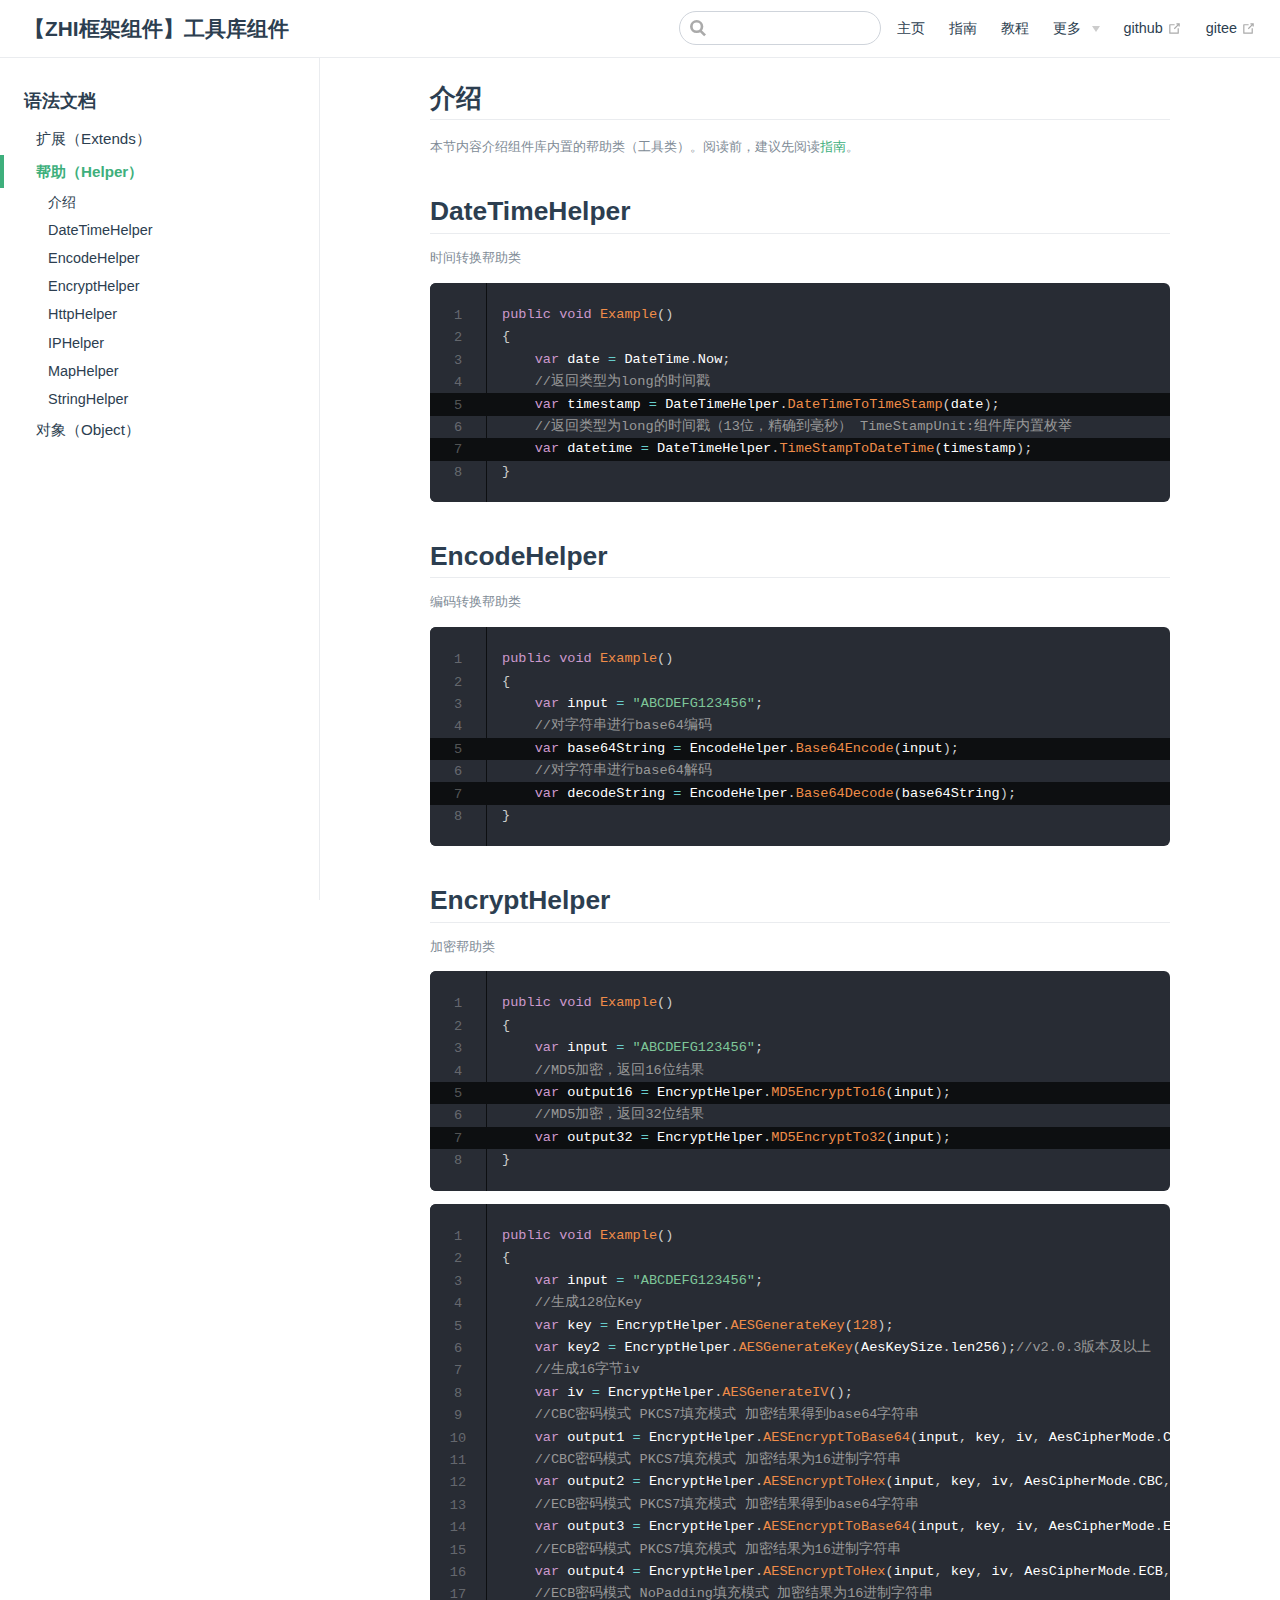
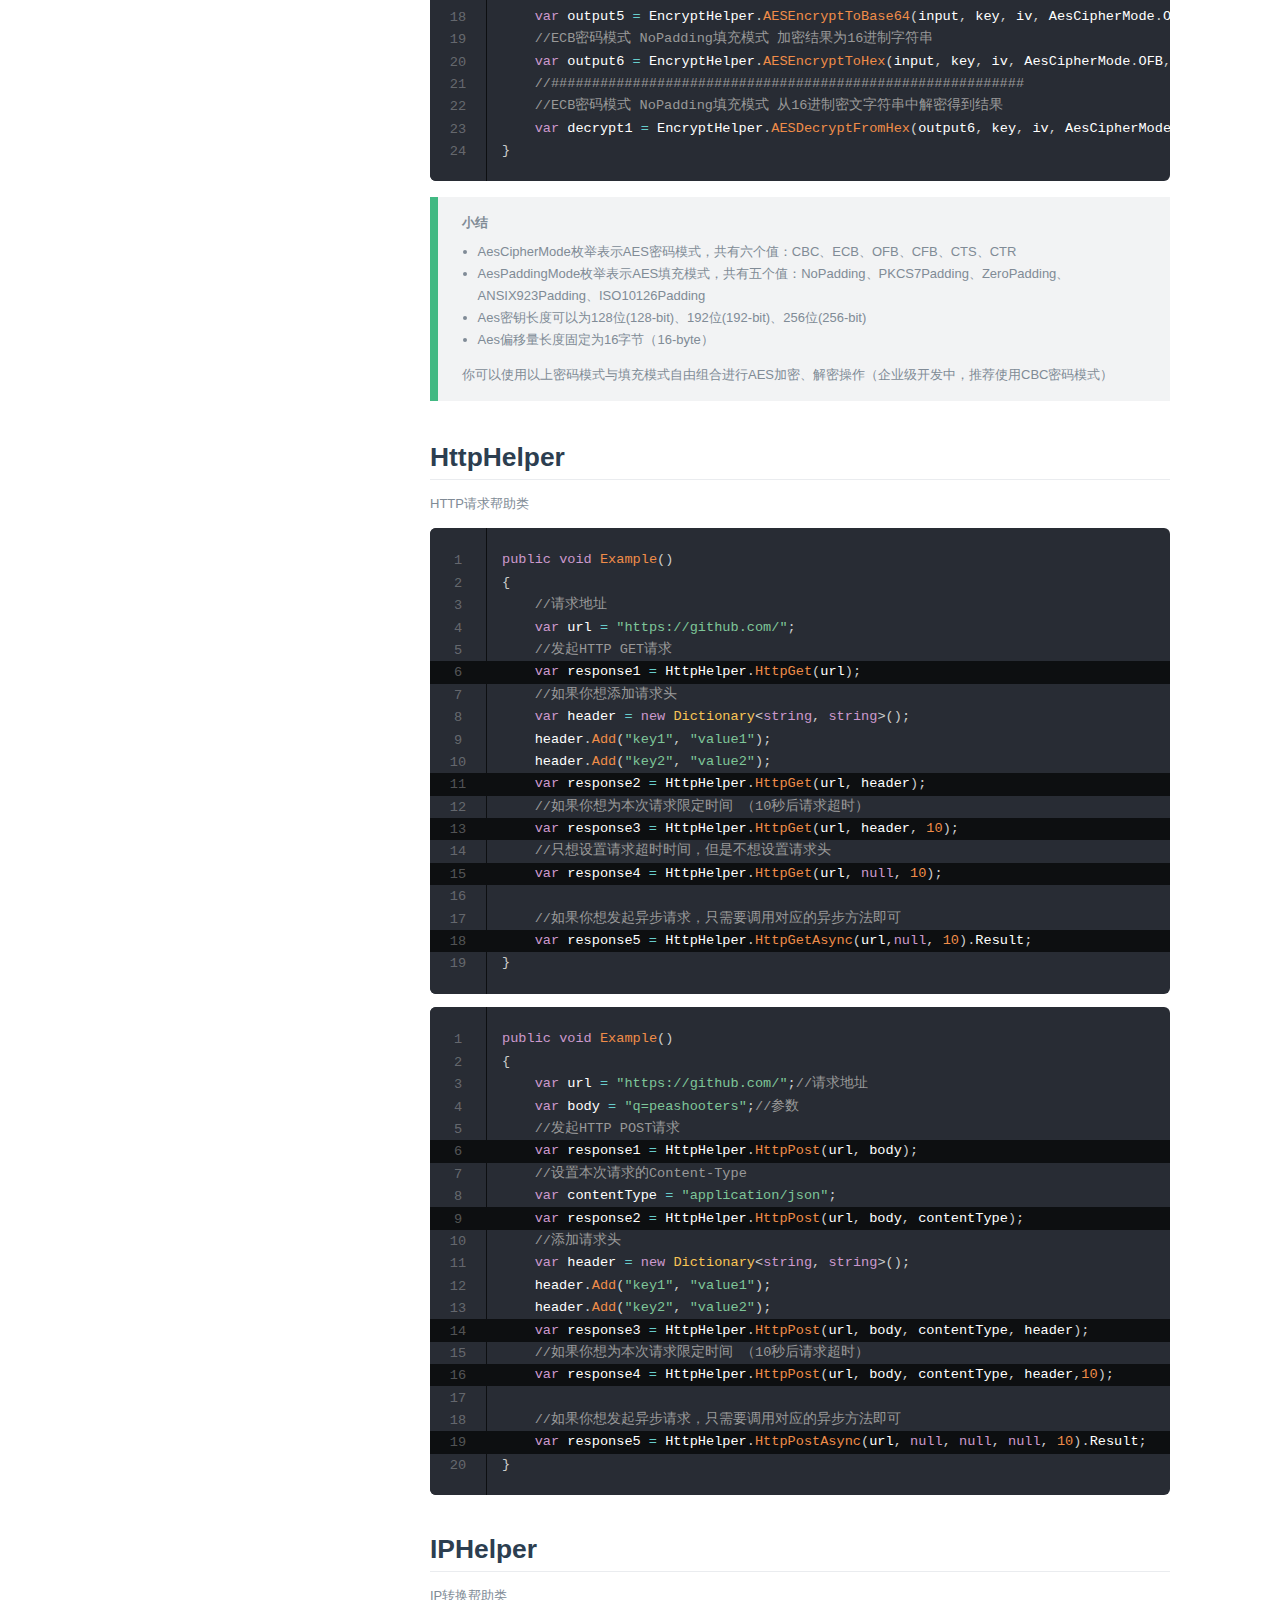
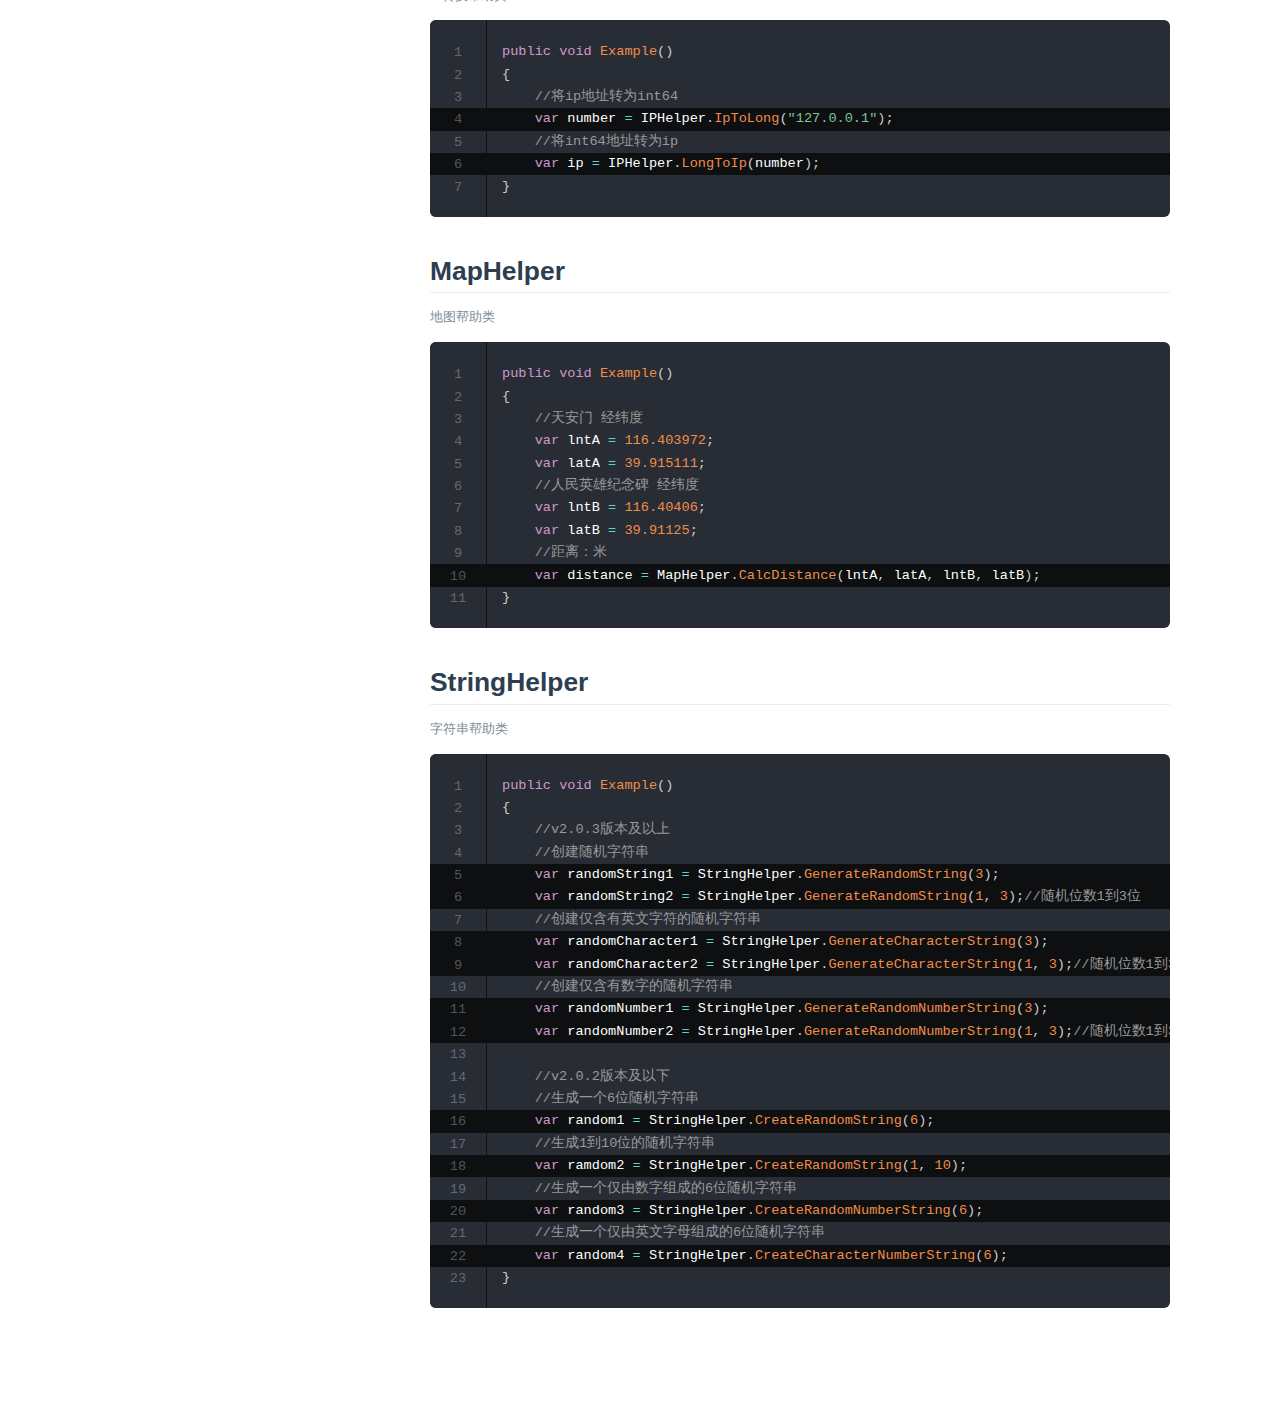
<file: zhi-doc/api/helper/index.html>
<!DOCTYPE html>
<html lang="en-US">
  <head>
    <meta charset="utf-8">
    <meta name="viewport" content="width=device-width,initial-scale=1">
    <title>介绍 | 【ZHI框架组件】工具库组件</title>
    <meta name="generator" content="VuePress 1.8.0">
    <link rel="shortcut icon" type="image/x-icon" href="/zhi-doc/image/favicon.ico">
    <meta name="description" content="ZHI.ZSystem">
    
    <link rel="preload" href="/zhi-doc/assets/css/0.styles.1fa8e503.css" as="style"><link rel="preload" href="/zhi-doc/assets/js/app.e3723d4d.js" as="script"><link rel="preload" href="/zhi-doc/assets/js/2.1b25300e.js" as="script"><link rel="preload" href="/zhi-doc/assets/js/10.e1ece870.js" as="script"><link rel="prefetch" href="/zhi-doc/assets/js/11.b6531590.js"><link rel="prefetch" href="/zhi-doc/assets/js/12.e93e216c.js"><link rel="prefetch" href="/zhi-doc/assets/js/13.f3ae3727.js"><link rel="prefetch" href="/zhi-doc/assets/js/14.c4973230.js"><link rel="prefetch" href="/zhi-doc/assets/js/3.e237bab9.js"><link rel="prefetch" href="/zhi-doc/assets/js/4.c93ce68f.js"><link rel="prefetch" href="/zhi-doc/assets/js/5.2aa4f7be.js"><link rel="prefetch" href="/zhi-doc/assets/js/6.8f96dab3.js"><link rel="prefetch" href="/zhi-doc/assets/js/7.e31fb654.js"><link rel="prefetch" href="/zhi-doc/assets/js/8.bb4b6ee4.js"><link rel="prefetch" href="/zhi-doc/assets/js/9.7b3c6ccc.js">
    <link rel="stylesheet" href="/zhi-doc/assets/css/0.styles.1fa8e503.css">
  </head>
  <body>
    <div id="app" data-server-rendered="true"><div class="theme-container"><header class="navbar"><div class="sidebar-button"><svg xmlns="http://www.w3.org/2000/svg" aria-hidden="true" role="img" viewBox="0 0 448 512" class="icon"><path fill="currentColor" d="M436 124H12c-6.627 0-12-5.373-12-12V80c0-6.627 5.373-12 12-12h424c6.627 0 12 5.373 12 12v32c0 6.627-5.373 12-12 12zm0 160H12c-6.627 0-12-5.373-12-12v-32c0-6.627 5.373-12 12-12h424c6.627 0 12 5.373 12 12v32c0 6.627-5.373 12-12 12zm0 160H12c-6.627 0-12-5.373-12-12v-32c0-6.627 5.373-12 12-12h424c6.627 0 12 5.373 12 12v32c0 6.627-5.373 12-12 12z"></path></svg></div> <a href="/zhi-doc/" class="home-link router-link-active"><!----> <span class="site-name">【ZHI框架组件】工具库组件</span></a> <div class="links"><div class="search-box"><input aria-label="Search" autocomplete="off" spellcheck="false" value=""> <!----></div> <nav class="nav-links can-hide"><div class="nav-item"><a href="/zhi-doc/" class="nav-link">
  主页
</a></div><div class="nav-item"><a href="/zhi-doc/guide/" class="nav-link">
  指南
</a></div><div class="nav-item"><a href="/zhi-doc/api/extends/#介绍" class="nav-link">
  教程
</a></div><div class="nav-item"><div class="dropdown-wrapper"><button type="button" aria-label="更多" class="dropdown-title"><span class="title">更多</span> <span class="arrow down"></span></button> <button type="button" aria-label="更多" class="mobile-dropdown-title"><span class="title">更多</span> <span class="arrow right"></span></button> <ul class="nav-dropdown" style="display:none;"><li class="dropdown-item"><!----> <a href="/zhi-doc/more/about.html" class="nav-link">
  关于我们
</a></li><li class="dropdown-item"><!----> <a href="/zhi-doc/more/log.html" class="nav-link">
  更新日志
</a></li></ul></div></div><div class="nav-item"><a href="https://github.com/peashooters/zhi" target="_blank" rel="noopener noreferrer" class="nav-link external">
  github
  <span><svg xmlns="http://www.w3.org/2000/svg" aria-hidden="true" focusable="false" x="0px" y="0px" viewBox="0 0 100 100" width="15" height="15" class="icon outbound"><path fill="currentColor" d="M18.8,85.1h56l0,0c2.2,0,4-1.8,4-4v-32h-8v28h-48v-48h28v-8h-32l0,0c-2.2,0-4,1.8-4,4v56C14.8,83.3,16.6,85.1,18.8,85.1z"></path> <polygon fill="currentColor" points="45.7,48.7 51.3,54.3 77.2,28.5 77.2,37.2 85.2,37.2 85.2,14.9 62.8,14.9 62.8,22.9 71.5,22.9"></polygon></svg> <span class="sr-only">(opens new window)</span></span></a></div><div class="nav-item"><a href="https://gitee.com/peashooters/zhi" target="_blank" rel="noopener noreferrer" class="nav-link external">
  gitee
  <span><svg xmlns="http://www.w3.org/2000/svg" aria-hidden="true" focusable="false" x="0px" y="0px" viewBox="0 0 100 100" width="15" height="15" class="icon outbound"><path fill="currentColor" d="M18.8,85.1h56l0,0c2.2,0,4-1.8,4-4v-32h-8v28h-48v-48h28v-8h-32l0,0c-2.2,0-4,1.8-4,4v56C14.8,83.3,16.6,85.1,18.8,85.1z"></path> <polygon fill="currentColor" points="45.7,48.7 51.3,54.3 77.2,28.5 77.2,37.2 85.2,37.2 85.2,14.9 62.8,14.9 62.8,22.9 71.5,22.9"></polygon></svg> <span class="sr-only">(opens new window)</span></span></a></div> <!----></nav></div></header> <div class="sidebar-mask"></div> <aside class="sidebar"><nav class="nav-links"><div class="nav-item"><a href="/zhi-doc/" class="nav-link">
  主页
</a></div><div class="nav-item"><a href="/zhi-doc/guide/" class="nav-link">
  指南
</a></div><div class="nav-item"><a href="/zhi-doc/api/extends/#介绍" class="nav-link">
  教程
</a></div><div class="nav-item"><div class="dropdown-wrapper"><button type="button" aria-label="更多" class="dropdown-title"><span class="title">更多</span> <span class="arrow down"></span></button> <button type="button" aria-label="更多" class="mobile-dropdown-title"><span class="title">更多</span> <span class="arrow right"></span></button> <ul class="nav-dropdown" style="display:none;"><li class="dropdown-item"><!----> <a href="/zhi-doc/more/about.html" class="nav-link">
  关于我们
</a></li><li class="dropdown-item"><!----> <a href="/zhi-doc/more/log.html" class="nav-link">
  更新日志
</a></li></ul></div></div><div class="nav-item"><a href="https://github.com/peashooters/zhi" target="_blank" rel="noopener noreferrer" class="nav-link external">
  github
  <span><svg xmlns="http://www.w3.org/2000/svg" aria-hidden="true" focusable="false" x="0px" y="0px" viewBox="0 0 100 100" width="15" height="15" class="icon outbound"><path fill="currentColor" d="M18.8,85.1h56l0,0c2.2,0,4-1.8,4-4v-32h-8v28h-48v-48h28v-8h-32l0,0c-2.2,0-4,1.8-4,4v56C14.8,83.3,16.6,85.1,18.8,85.1z"></path> <polygon fill="currentColor" points="45.7,48.7 51.3,54.3 77.2,28.5 77.2,37.2 85.2,37.2 85.2,14.9 62.8,14.9 62.8,22.9 71.5,22.9"></polygon></svg> <span class="sr-only">(opens new window)</span></span></a></div><div class="nav-item"><a href="https://gitee.com/peashooters/zhi" target="_blank" rel="noopener noreferrer" class="nav-link external">
  gitee
  <span><svg xmlns="http://www.w3.org/2000/svg" aria-hidden="true" focusable="false" x="0px" y="0px" viewBox="0 0 100 100" width="15" height="15" class="icon outbound"><path fill="currentColor" d="M18.8,85.1h56l0,0c2.2,0,4-1.8,4-4v-32h-8v28h-48v-48h28v-8h-32l0,0c-2.2,0-4,1.8-4,4v56C14.8,83.3,16.6,85.1,18.8,85.1z"></path> <polygon fill="currentColor" points="45.7,48.7 51.3,54.3 77.2,28.5 77.2,37.2 85.2,37.2 85.2,14.9 62.8,14.9 62.8,22.9 71.5,22.9"></polygon></svg> <span class="sr-only">(opens new window)</span></span></a></div> <!----></nav>  <ul class="sidebar-links"><li><section class="sidebar-group depth-0"><p class="sidebar-heading open"><span>语法文档</span> <!----></p> <ul class="sidebar-links sidebar-group-items"><li><a href="/zhi-doc/api/extends/" class="sidebar-link">扩展（Extends）</a></li><li><a href="/zhi-doc/api/helper/" aria-current="page" class="active sidebar-link">帮助（Helper）</a><ul class="sidebar-sub-headers"><li class="sidebar-sub-header"><a href="/zhi-doc/api/helper/#介绍" class="sidebar-link">介绍</a></li><li class="sidebar-sub-header"><a href="/zhi-doc/api/helper/#datetimehelper" class="sidebar-link">DateTimeHelper</a></li><li class="sidebar-sub-header"><a href="/zhi-doc/api/helper/#encodehelper" class="sidebar-link">EncodeHelper</a></li><li class="sidebar-sub-header"><a href="/zhi-doc/api/helper/#encrypthelper" class="sidebar-link">EncryptHelper</a></li><li class="sidebar-sub-header"><a href="/zhi-doc/api/helper/#httphelper" class="sidebar-link">HttpHelper</a></li><li class="sidebar-sub-header"><a href="/zhi-doc/api/helper/#iphelper" class="sidebar-link">IPHelper</a></li><li class="sidebar-sub-header"><a href="/zhi-doc/api/helper/#maphelper" class="sidebar-link">MapHelper</a></li><li class="sidebar-sub-header"><a href="/zhi-doc/api/helper/#stringhelper" class="sidebar-link">StringHelper</a></li></ul></li><li><a href="/zhi-doc/api/object/" class="sidebar-link">对象（Object）</a></li></ul></section></li></ul> </aside> <main class="page"> <div class="theme-default-content content__default"><h2 id="介绍"><a href="#介绍" class="header-anchor">#</a> 介绍</h2> <p>本节内容介绍组件库内置的帮助类（工具类）。阅读前，建议先阅读<a href="/zhi-doc/guide/">指南</a>。</p> <h2 id="datetimehelper"><a href="#datetimehelper" class="header-anchor">#</a> DateTimeHelper</h2> <p>时间转换帮助类</p> <div class="language-csharp line-numbers-mode"><div class="highlight-lines"><br><br><br><br><div class="highlighted"> </div><br><div class="highlighted"> </div><br><br></div><pre class="language-csharp"><code><span class="token keyword">public</span> <span class="token return-type class-name"><span class="token keyword">void</span></span> <span class="token function">Example</span><span class="token punctuation">(</span><span class="token punctuation">)</span>
<span class="token punctuation">{</span>
    <span class="token class-name"><span class="token keyword">var</span></span> date <span class="token operator">=</span> DateTime<span class="token punctuation">.</span>Now<span class="token punctuation">;</span>
    <span class="token comment">//返回类型为long的时间戳</span>
    <span class="token class-name"><span class="token keyword">var</span></span> timestamp <span class="token operator">=</span> DateTimeHelper<span class="token punctuation">.</span><span class="token function">DateTimeToTimeStamp</span><span class="token punctuation">(</span>date<span class="token punctuation">)</span><span class="token punctuation">;</span>
    <span class="token comment">//返回类型为long的时间戳（13位，精确到毫秒） TimeStampUnit:组件库内置枚举 </span>
    <span class="token class-name"><span class="token keyword">var</span></span> datetime <span class="token operator">=</span> DateTimeHelper<span class="token punctuation">.</span><span class="token function">TimeStampToDateTime</span><span class="token punctuation">(</span>timestamp<span class="token punctuation">)</span><span class="token punctuation">;</span>
<span class="token punctuation">}</span>
</code></pre><div class="line-numbers-wrapper"><span class="line-number">1</span><br><span class="line-number">2</span><br><span class="line-number">3</span><br><span class="line-number">4</span><br><span class="line-number">5</span><br><span class="line-number">6</span><br><span class="line-number">7</span><br><span class="line-number">8</span><br></div></div><h2 id="encodehelper"><a href="#encodehelper" class="header-anchor">#</a> EncodeHelper</h2> <p>编码转换帮助类</p> <div class="language-csharp line-numbers-mode"><div class="highlight-lines"><br><br><br><br><div class="highlighted"> </div><br><div class="highlighted"> </div><br><br></div><pre class="language-csharp"><code><span class="token keyword">public</span> <span class="token return-type class-name"><span class="token keyword">void</span></span> <span class="token function">Example</span><span class="token punctuation">(</span><span class="token punctuation">)</span>
<span class="token punctuation">{</span>
    <span class="token class-name"><span class="token keyword">var</span></span> input <span class="token operator">=</span> <span class="token string">&quot;ABCDEFG123456&quot;</span><span class="token punctuation">;</span>
    <span class="token comment">//对字符串进行base64编码</span>
    <span class="token class-name"><span class="token keyword">var</span></span> base64String <span class="token operator">=</span> EncodeHelper<span class="token punctuation">.</span><span class="token function">Base64Encode</span><span class="token punctuation">(</span>input<span class="token punctuation">)</span><span class="token punctuation">;</span>
    <span class="token comment">//对字符串进行base64解码</span>
    <span class="token class-name"><span class="token keyword">var</span></span> decodeString <span class="token operator">=</span> EncodeHelper<span class="token punctuation">.</span><span class="token function">Base64Decode</span><span class="token punctuation">(</span>base64String<span class="token punctuation">)</span><span class="token punctuation">;</span>
<span class="token punctuation">}</span>
</code></pre><div class="line-numbers-wrapper"><span class="line-number">1</span><br><span class="line-number">2</span><br><span class="line-number">3</span><br><span class="line-number">4</span><br><span class="line-number">5</span><br><span class="line-number">6</span><br><span class="line-number">7</span><br><span class="line-number">8</span><br></div></div><h2 id="encrypthelper"><a href="#encrypthelper" class="header-anchor">#</a> EncryptHelper</h2> <p>加密帮助类</p> <div class="language-csharp line-numbers-mode"><div class="highlight-lines"><br><br><br><br><div class="highlighted"> </div><br><div class="highlighted"> </div><br><br></div><pre class="language-csharp"><code><span class="token keyword">public</span> <span class="token return-type class-name"><span class="token keyword">void</span></span> <span class="token function">Example</span><span class="token punctuation">(</span><span class="token punctuation">)</span>
<span class="token punctuation">{</span>
    <span class="token class-name"><span class="token keyword">var</span></span> input <span class="token operator">=</span> <span class="token string">&quot;ABCDEFG123456&quot;</span><span class="token punctuation">;</span>
    <span class="token comment">//MD5加密，返回16位结果</span>
    <span class="token class-name"><span class="token keyword">var</span></span> output16 <span class="token operator">=</span> EncryptHelper<span class="token punctuation">.</span><span class="token function">MD5EncryptTo16</span><span class="token punctuation">(</span>input<span class="token punctuation">)</span><span class="token punctuation">;</span>
    <span class="token comment">//MD5加密，返回32位结果</span>
    <span class="token class-name"><span class="token keyword">var</span></span> output32 <span class="token operator">=</span> EncryptHelper<span class="token punctuation">.</span><span class="token function">MD5EncryptTo32</span><span class="token punctuation">(</span>input<span class="token punctuation">)</span><span class="token punctuation">;</span>
<span class="token punctuation">}</span>
</code></pre><div class="line-numbers-wrapper"><span class="line-number">1</span><br><span class="line-number">2</span><br><span class="line-number">3</span><br><span class="line-number">4</span><br><span class="line-number">5</span><br><span class="line-number">6</span><br><span class="line-number">7</span><br><span class="line-number">8</span><br></div></div><div class="language-csharp line-numbers-mode"><pre class="language-csharp"><code><span class="token keyword">public</span> <span class="token return-type class-name"><span class="token keyword">void</span></span> <span class="token function">Example</span><span class="token punctuation">(</span><span class="token punctuation">)</span>
<span class="token punctuation">{</span>
    <span class="token class-name"><span class="token keyword">var</span></span> input <span class="token operator">=</span> <span class="token string">&quot;ABCDEFG123456&quot;</span><span class="token punctuation">;</span>
    <span class="token comment">//生成128位Key</span>
    <span class="token class-name"><span class="token keyword">var</span></span> key <span class="token operator">=</span> EncryptHelper<span class="token punctuation">.</span><span class="token function">AESGenerateKey</span><span class="token punctuation">(</span><span class="token number">128</span><span class="token punctuation">)</span><span class="token punctuation">;</span>
    <span class="token class-name"><span class="token keyword">var</span></span> key2 <span class="token operator">=</span> EncryptHelper<span class="token punctuation">.</span><span class="token function">AESGenerateKey</span><span class="token punctuation">(</span>AesKeySize<span class="token punctuation">.</span>len256<span class="token punctuation">)</span><span class="token punctuation">;</span><span class="token comment">//v2.0.3版本及以上</span>
    <span class="token comment">//生成16字节iv</span>
    <span class="token class-name"><span class="token keyword">var</span></span> iv <span class="token operator">=</span> EncryptHelper<span class="token punctuation">.</span><span class="token function">AESGenerateIV</span><span class="token punctuation">(</span><span class="token punctuation">)</span><span class="token punctuation">;</span>
    <span class="token comment">//CBC密码模式 PKCS7填充模式 加密结果得到base64字符串</span>
    <span class="token class-name"><span class="token keyword">var</span></span> output1 <span class="token operator">=</span> EncryptHelper<span class="token punctuation">.</span><span class="token function">AESEncryptToBase64</span><span class="token punctuation">(</span>input<span class="token punctuation">,</span> key<span class="token punctuation">,</span> iv<span class="token punctuation">,</span> AesCipherMode<span class="token punctuation">.</span>CBC<span class="token punctuation">,</span> AesPaddingMode<span class="token punctuation">.</span>PKCS7Padding<span class="token punctuation">)</span><span class="token punctuation">;</span>
    <span class="token comment">//CBC密码模式 PKCS7填充模式 加密结果为16进制字符串</span>
    <span class="token class-name"><span class="token keyword">var</span></span> output2 <span class="token operator">=</span> EncryptHelper<span class="token punctuation">.</span><span class="token function">AESEncryptToHex</span><span class="token punctuation">(</span>input<span class="token punctuation">,</span> key<span class="token punctuation">,</span> iv<span class="token punctuation">,</span> AesCipherMode<span class="token punctuation">.</span>CBC<span class="token punctuation">,</span> AesPaddingMode<span class="token punctuation">.</span>PKCS7Padding<span class="token punctuation">)</span><span class="token punctuation">;</span>
    <span class="token comment">//ECB密码模式 PKCS7填充模式 加密结果得到base64字符串</span>
    <span class="token class-name"><span class="token keyword">var</span></span> output3 <span class="token operator">=</span> EncryptHelper<span class="token punctuation">.</span><span class="token function">AESEncryptToBase64</span><span class="token punctuation">(</span>input<span class="token punctuation">,</span> key<span class="token punctuation">,</span> iv<span class="token punctuation">,</span> AesCipherMode<span class="token punctuation">.</span>ECB<span class="token punctuation">,</span> AesPaddingMode<span class="token punctuation">.</span>PKCS7Padding<span class="token punctuation">)</span><span class="token punctuation">;</span>
    <span class="token comment">//ECB密码模式 PKCS7填充模式 加密结果为16进制字符串</span>
    <span class="token class-name"><span class="token keyword">var</span></span> output4 <span class="token operator">=</span> EncryptHelper<span class="token punctuation">.</span><span class="token function">AESEncryptToHex</span><span class="token punctuation">(</span>input<span class="token punctuation">,</span> key<span class="token punctuation">,</span> iv<span class="token punctuation">,</span> AesCipherMode<span class="token punctuation">.</span>ECB<span class="token punctuation">,</span> AesPaddingMode<span class="token punctuation">.</span>PKCS7Padding<span class="token punctuation">)</span><span class="token punctuation">;</span>
    <span class="token comment">//ECB密码模式 NoPadding填充模式 加密结果为16进制字符串</span>
    <span class="token class-name"><span class="token keyword">var</span></span> output5 <span class="token operator">=</span> EncryptHelper<span class="token punctuation">.</span><span class="token function">AESEncryptToBase64</span><span class="token punctuation">(</span>input<span class="token punctuation">,</span> key<span class="token punctuation">,</span> iv<span class="token punctuation">,</span> AesCipherMode<span class="token punctuation">.</span>OFB<span class="token punctuation">,</span> AesPaddingMode<span class="token punctuation">.</span>NoPadding<span class="token punctuation">)</span><span class="token punctuation">;</span>
    <span class="token comment">//ECB密码模式 NoPadding填充模式 加密结果为16进制字符串</span>
    <span class="token class-name"><span class="token keyword">var</span></span> output6 <span class="token operator">=</span> EncryptHelper<span class="token punctuation">.</span><span class="token function">AESEncryptToHex</span><span class="token punctuation">(</span>input<span class="token punctuation">,</span> key<span class="token punctuation">,</span> iv<span class="token punctuation">,</span> AesCipherMode<span class="token punctuation">.</span>OFB<span class="token punctuation">,</span> AesPaddingMode<span class="token punctuation">.</span>NoPadding<span class="token punctuation">)</span><span class="token punctuation">;</span>
    <span class="token comment">//##########################################################</span>
    <span class="token comment">//ECB密码模式 NoPadding填充模式 从16进制密文字符串中解密得到结果</span>
    <span class="token class-name"><span class="token keyword">var</span></span> decrypt1 <span class="token operator">=</span> EncryptHelper<span class="token punctuation">.</span><span class="token function">AESDecryptFromHex</span><span class="token punctuation">(</span>output6<span class="token punctuation">,</span> key<span class="token punctuation">,</span> iv<span class="token punctuation">,</span> AesCipherMode<span class="token punctuation">.</span>OFB<span class="token punctuation">,</span> AesPaddingMode<span class="token punctuation">.</span>NoPadding<span class="token punctuation">)</span><span class="token punctuation">;</span>
<span class="token punctuation">}</span>
</code></pre> <div class="line-numbers-wrapper"><span class="line-number">1</span><br><span class="line-number">2</span><br><span class="line-number">3</span><br><span class="line-number">4</span><br><span class="line-number">5</span><br><span class="line-number">6</span><br><span class="line-number">7</span><br><span class="line-number">8</span><br><span class="line-number">9</span><br><span class="line-number">10</span><br><span class="line-number">11</span><br><span class="line-number">12</span><br><span class="line-number">13</span><br><span class="line-number">14</span><br><span class="line-number">15</span><br><span class="line-number">16</span><br><span class="line-number">17</span><br><span class="line-number">18</span><br><span class="line-number">19</span><br><span class="line-number">20</span><br><span class="line-number">21</span><br><span class="line-number">22</span><br><span class="line-number">23</span><br><span class="line-number">24</span><br></div></div><div class="custom-block tip"><p class="custom-block-title">小结</p> <ul><li>AesCipherMode枚举表示AES密码模式，共有六个值：CBC、ECB、OFB、CFB、CTS、CTR</li> <li>AesPaddingMode枚举表示AES填充模式，共有五个值：NoPadding、PKCS7Padding、ZeroPadding、ANSIX923Padding、ISO10126Padding</li> <li>Aes密钥长度可以为128位(128-bit)、192位(192-bit)、256位(256-bit)</li> <li>Aes偏移量长度固定为16字节（16-byte）</li></ul> <p>你可以使用以上密码模式与填充模式自由组合进行AES加密、解密操作（企业级开发中，推荐使用CBC密码模式）</p></div> <h2 id="httphelper"><a href="#httphelper" class="header-anchor">#</a> HttpHelper</h2> <p>HTTP请求帮助类</p> <div class="language-csharp line-numbers-mode"><div class="highlight-lines"><br><br><br><br><br><div class="highlighted"> </div><br><br><br><br><div class="highlighted"> </div><br><div class="highlighted"> </div><br><div class="highlighted"> </div><br><br><div class="highlighted"> </div><br><br></div><pre class="language-csharp"><code><span class="token keyword">public</span> <span class="token return-type class-name"><span class="token keyword">void</span></span> <span class="token function">Example</span><span class="token punctuation">(</span><span class="token punctuation">)</span>
<span class="token punctuation">{</span>
    <span class="token comment">//请求地址</span>
    <span class="token class-name"><span class="token keyword">var</span></span> url <span class="token operator">=</span> <span class="token string">&quot;https://github.com/&quot;</span><span class="token punctuation">;</span>
    <span class="token comment">//发起HTTP GET请求</span>
    <span class="token class-name"><span class="token keyword">var</span></span> response1 <span class="token operator">=</span> HttpHelper<span class="token punctuation">.</span><span class="token function">HttpGet</span><span class="token punctuation">(</span>url<span class="token punctuation">)</span><span class="token punctuation">;</span>
    <span class="token comment">//如果你想添加请求头</span>
    <span class="token class-name"><span class="token keyword">var</span></span> header <span class="token operator">=</span> <span class="token keyword">new</span> <span class="token constructor-invocation class-name">Dictionary<span class="token punctuation">&lt;</span><span class="token keyword">string</span><span class="token punctuation">,</span> <span class="token keyword">string</span><span class="token punctuation">&gt;</span></span><span class="token punctuation">(</span><span class="token punctuation">)</span><span class="token punctuation">;</span>
    header<span class="token punctuation">.</span><span class="token function">Add</span><span class="token punctuation">(</span><span class="token string">&quot;key1&quot;</span><span class="token punctuation">,</span> <span class="token string">&quot;value1&quot;</span><span class="token punctuation">)</span><span class="token punctuation">;</span>
    header<span class="token punctuation">.</span><span class="token function">Add</span><span class="token punctuation">(</span><span class="token string">&quot;key2&quot;</span><span class="token punctuation">,</span> <span class="token string">&quot;value2&quot;</span><span class="token punctuation">)</span><span class="token punctuation">;</span>
    <span class="token class-name"><span class="token keyword">var</span></span> response2 <span class="token operator">=</span> HttpHelper<span class="token punctuation">.</span><span class="token function">HttpGet</span><span class="token punctuation">(</span>url<span class="token punctuation">,</span> header<span class="token punctuation">)</span><span class="token punctuation">;</span>
    <span class="token comment">//如果你想为本次请求限定时间 （10秒后请求超时）</span>
    <span class="token class-name"><span class="token keyword">var</span></span> response3 <span class="token operator">=</span> HttpHelper<span class="token punctuation">.</span><span class="token function">HttpGet</span><span class="token punctuation">(</span>url<span class="token punctuation">,</span> header<span class="token punctuation">,</span> <span class="token number">10</span><span class="token punctuation">)</span><span class="token punctuation">;</span>
    <span class="token comment">//只想设置请求超时时间，但是不想设置请求头</span>
    <span class="token class-name"><span class="token keyword">var</span></span> response4 <span class="token operator">=</span> HttpHelper<span class="token punctuation">.</span><span class="token function">HttpGet</span><span class="token punctuation">(</span>url<span class="token punctuation">,</span> <span class="token keyword">null</span><span class="token punctuation">,</span> <span class="token number">10</span><span class="token punctuation">)</span><span class="token punctuation">;</span>

    <span class="token comment">//如果你想发起异步请求，只需要调用对应的异步方法即可</span>
    <span class="token class-name"><span class="token keyword">var</span></span> response5 <span class="token operator">=</span> HttpHelper<span class="token punctuation">.</span><span class="token function">HttpGetAsync</span><span class="token punctuation">(</span>url<span class="token punctuation">,</span><span class="token keyword">null</span><span class="token punctuation">,</span> <span class="token number">10</span><span class="token punctuation">)</span><span class="token punctuation">.</span>Result<span class="token punctuation">;</span>
<span class="token punctuation">}</span>
</code></pre><div class="line-numbers-wrapper"><span class="line-number">1</span><br><span class="line-number">2</span><br><span class="line-number">3</span><br><span class="line-number">4</span><br><span class="line-number">5</span><br><span class="line-number">6</span><br><span class="line-number">7</span><br><span class="line-number">8</span><br><span class="line-number">9</span><br><span class="line-number">10</span><br><span class="line-number">11</span><br><span class="line-number">12</span><br><span class="line-number">13</span><br><span class="line-number">14</span><br><span class="line-number">15</span><br><span class="line-number">16</span><br><span class="line-number">17</span><br><span class="line-number">18</span><br><span class="line-number">19</span><br></div></div><div class="language-csharp line-numbers-mode"><div class="highlight-lines"><br><br><br><br><br><div class="highlighted"> </div><br><br><div class="highlighted"> </div><br><br><br><br><div class="highlighted"> </div><br><div class="highlighted"> </div><br><br><div class="highlighted"> </div><br><br></div><pre class="language-csharp"><code><span class="token keyword">public</span> <span class="token return-type class-name"><span class="token keyword">void</span></span> <span class="token function">Example</span><span class="token punctuation">(</span><span class="token punctuation">)</span>
<span class="token punctuation">{</span>
    <span class="token class-name"><span class="token keyword">var</span></span> url <span class="token operator">=</span> <span class="token string">&quot;https://github.com/&quot;</span><span class="token punctuation">;</span><span class="token comment">//请求地址</span>
    <span class="token class-name"><span class="token keyword">var</span></span> body <span class="token operator">=</span> <span class="token string">&quot;q=peashooters&quot;</span><span class="token punctuation">;</span><span class="token comment">//参数</span>
    <span class="token comment">//发起HTTP POST请求</span>
    <span class="token class-name"><span class="token keyword">var</span></span> response1 <span class="token operator">=</span> HttpHelper<span class="token punctuation">.</span><span class="token function">HttpPost</span><span class="token punctuation">(</span>url<span class="token punctuation">,</span> body<span class="token punctuation">)</span><span class="token punctuation">;</span>
    <span class="token comment">//设置本次请求的Content-Type</span>
    <span class="token class-name"><span class="token keyword">var</span></span> contentType <span class="token operator">=</span> <span class="token string">&quot;application/json&quot;</span><span class="token punctuation">;</span>
    <span class="token class-name"><span class="token keyword">var</span></span> response2 <span class="token operator">=</span> HttpHelper<span class="token punctuation">.</span><span class="token function">HttpPost</span><span class="token punctuation">(</span>url<span class="token punctuation">,</span> body<span class="token punctuation">,</span> contentType<span class="token punctuation">)</span><span class="token punctuation">;</span>
    <span class="token comment">//添加请求头</span>
    <span class="token class-name"><span class="token keyword">var</span></span> header <span class="token operator">=</span> <span class="token keyword">new</span> <span class="token constructor-invocation class-name">Dictionary<span class="token punctuation">&lt;</span><span class="token keyword">string</span><span class="token punctuation">,</span> <span class="token keyword">string</span><span class="token punctuation">&gt;</span></span><span class="token punctuation">(</span><span class="token punctuation">)</span><span class="token punctuation">;</span>
    header<span class="token punctuation">.</span><span class="token function">Add</span><span class="token punctuation">(</span><span class="token string">&quot;key1&quot;</span><span class="token punctuation">,</span> <span class="token string">&quot;value1&quot;</span><span class="token punctuation">)</span><span class="token punctuation">;</span>
    header<span class="token punctuation">.</span><span class="token function">Add</span><span class="token punctuation">(</span><span class="token string">&quot;key2&quot;</span><span class="token punctuation">,</span> <span class="token string">&quot;value2&quot;</span><span class="token punctuation">)</span><span class="token punctuation">;</span>
    <span class="token class-name"><span class="token keyword">var</span></span> response3 <span class="token operator">=</span> HttpHelper<span class="token punctuation">.</span><span class="token function">HttpPost</span><span class="token punctuation">(</span>url<span class="token punctuation">,</span> body<span class="token punctuation">,</span> contentType<span class="token punctuation">,</span> header<span class="token punctuation">)</span><span class="token punctuation">;</span>
    <span class="token comment">//如果你想为本次请求限定时间 （10秒后请求超时）</span>
    <span class="token class-name"><span class="token keyword">var</span></span> response4 <span class="token operator">=</span> HttpHelper<span class="token punctuation">.</span><span class="token function">HttpPost</span><span class="token punctuation">(</span>url<span class="token punctuation">,</span> body<span class="token punctuation">,</span> contentType<span class="token punctuation">,</span> header<span class="token punctuation">,</span><span class="token number">10</span><span class="token punctuation">)</span><span class="token punctuation">;</span>

    <span class="token comment">//如果你想发起异步请求，只需要调用对应的异步方法即可</span>
    <span class="token class-name"><span class="token keyword">var</span></span> response5 <span class="token operator">=</span> HttpHelper<span class="token punctuation">.</span><span class="token function">HttpPostAsync</span><span class="token punctuation">(</span>url<span class="token punctuation">,</span> <span class="token keyword">null</span><span class="token punctuation">,</span> <span class="token keyword">null</span><span class="token punctuation">,</span> <span class="token keyword">null</span><span class="token punctuation">,</span> <span class="token number">10</span><span class="token punctuation">)</span><span class="token punctuation">.</span>Result<span class="token punctuation">;</span>
<span class="token punctuation">}</span>
</code></pre><div class="line-numbers-wrapper"><span class="line-number">1</span><br><span class="line-number">2</span><br><span class="line-number">3</span><br><span class="line-number">4</span><br><span class="line-number">5</span><br><span class="line-number">6</span><br><span class="line-number">7</span><br><span class="line-number">8</span><br><span class="line-number">9</span><br><span class="line-number">10</span><br><span class="line-number">11</span><br><span class="line-number">12</span><br><span class="line-number">13</span><br><span class="line-number">14</span><br><span class="line-number">15</span><br><span class="line-number">16</span><br><span class="line-number">17</span><br><span class="line-number">18</span><br><span class="line-number">19</span><br><span class="line-number">20</span><br></div></div><h2 id="iphelper"><a href="#iphelper" class="header-anchor">#</a> IPHelper</h2> <p>IP转换帮助类</p> <div class="language-csharp line-numbers-mode"><div class="highlight-lines"><br><br><br><div class="highlighted"> </div><br><div class="highlighted"> </div><br><br></div><pre class="language-csharp"><code><span class="token keyword">public</span> <span class="token return-type class-name"><span class="token keyword">void</span></span> <span class="token function">Example</span><span class="token punctuation">(</span><span class="token punctuation">)</span>
<span class="token punctuation">{</span>
    <span class="token comment">//将ip地址转为int64</span>
    <span class="token class-name"><span class="token keyword">var</span></span> number <span class="token operator">=</span> IPHelper<span class="token punctuation">.</span><span class="token function">IpToLong</span><span class="token punctuation">(</span><span class="token string">&quot;127.0.0.1&quot;</span><span class="token punctuation">)</span><span class="token punctuation">;</span>
    <span class="token comment">//将int64地址转为ip</span>
    <span class="token class-name"><span class="token keyword">var</span></span> ip <span class="token operator">=</span> IPHelper<span class="token punctuation">.</span><span class="token function">LongToIp</span><span class="token punctuation">(</span>number<span class="token punctuation">)</span><span class="token punctuation">;</span>
<span class="token punctuation">}</span>
</code></pre><div class="line-numbers-wrapper"><span class="line-number">1</span><br><span class="line-number">2</span><br><span class="line-number">3</span><br><span class="line-number">4</span><br><span class="line-number">5</span><br><span class="line-number">6</span><br><span class="line-number">7</span><br></div></div><h2 id="maphelper"><a href="#maphelper" class="header-anchor">#</a> MapHelper</h2> <p>地图帮助类</p> <div class="language-csharp line-numbers-mode"><div class="highlight-lines"><br><br><br><br><br><br><br><br><br><div class="highlighted"> </div><br><br></div><pre class="language-csharp"><code><span class="token keyword">public</span> <span class="token return-type class-name"><span class="token keyword">void</span></span> <span class="token function">Example</span><span class="token punctuation">(</span><span class="token punctuation">)</span>
<span class="token punctuation">{</span>
    <span class="token comment">//天安门 经纬度</span>
    <span class="token class-name"><span class="token keyword">var</span></span> lntA <span class="token operator">=</span> <span class="token number">116.403972</span><span class="token punctuation">;</span>
    <span class="token class-name"><span class="token keyword">var</span></span> latA <span class="token operator">=</span> <span class="token number">39.915111</span><span class="token punctuation">;</span>
    <span class="token comment">//人民英雄纪念碑 经纬度</span>
    <span class="token class-name"><span class="token keyword">var</span></span> lntB <span class="token operator">=</span> <span class="token number">116.40406</span><span class="token punctuation">;</span>
    <span class="token class-name"><span class="token keyword">var</span></span> latB <span class="token operator">=</span> <span class="token number">39.91125</span><span class="token punctuation">;</span>
    <span class="token comment">//距离：米</span>
    <span class="token class-name"><span class="token keyword">var</span></span> distance <span class="token operator">=</span> MapHelper<span class="token punctuation">.</span><span class="token function">CalcDistance</span><span class="token punctuation">(</span>lntA<span class="token punctuation">,</span> latA<span class="token punctuation">,</span> lntB<span class="token punctuation">,</span> latB<span class="token punctuation">)</span><span class="token punctuation">;</span>
<span class="token punctuation">}</span>
</code></pre><div class="line-numbers-wrapper"><span class="line-number">1</span><br><span class="line-number">2</span><br><span class="line-number">3</span><br><span class="line-number">4</span><br><span class="line-number">5</span><br><span class="line-number">6</span><br><span class="line-number">7</span><br><span class="line-number">8</span><br><span class="line-number">9</span><br><span class="line-number">10</span><br><span class="line-number">11</span><br></div></div><h2 id="stringhelper"><a href="#stringhelper" class="header-anchor">#</a> StringHelper</h2> <p>字符串帮助类</p> <div class="language-csharp line-numbers-mode"><div class="highlight-lines"><br><br><br><br><div class="highlighted"> </div><div class="highlighted"> </div><br><div class="highlighted"> </div><div class="highlighted"> </div><br><div class="highlighted"> </div><div class="highlighted"> </div><br><br><br><div class="highlighted"> </div><br><div class="highlighted"> </div><br><div class="highlighted"> </div><br><div class="highlighted"> </div><br><br></div><pre class="language-csharp"><code><span class="token keyword">public</span> <span class="token return-type class-name"><span class="token keyword">void</span></span> <span class="token function">Example</span><span class="token punctuation">(</span><span class="token punctuation">)</span>
<span class="token punctuation">{</span>
    <span class="token comment">//v2.0.3版本及以上</span>
    <span class="token comment">//创建随机字符串</span>
    <span class="token class-name"><span class="token keyword">var</span></span> randomString1 <span class="token operator">=</span> StringHelper<span class="token punctuation">.</span><span class="token function">GenerateRandomString</span><span class="token punctuation">(</span><span class="token number">3</span><span class="token punctuation">)</span><span class="token punctuation">;</span>
    <span class="token class-name"><span class="token keyword">var</span></span> randomString2 <span class="token operator">=</span> StringHelper<span class="token punctuation">.</span><span class="token function">GenerateRandomString</span><span class="token punctuation">(</span><span class="token number">1</span><span class="token punctuation">,</span> <span class="token number">3</span><span class="token punctuation">)</span><span class="token punctuation">;</span><span class="token comment">//随机位数1到3位</span>
    <span class="token comment">//创建仅含有英文字符的随机字符串</span>
    <span class="token class-name"><span class="token keyword">var</span></span> randomCharacter1 <span class="token operator">=</span> StringHelper<span class="token punctuation">.</span><span class="token function">GenerateCharacterString</span><span class="token punctuation">(</span><span class="token number">3</span><span class="token punctuation">)</span><span class="token punctuation">;</span>
    <span class="token class-name"><span class="token keyword">var</span></span> randomCharacter2 <span class="token operator">=</span> StringHelper<span class="token punctuation">.</span><span class="token function">GenerateCharacterString</span><span class="token punctuation">(</span><span class="token number">1</span><span class="token punctuation">,</span> <span class="token number">3</span><span class="token punctuation">)</span><span class="token punctuation">;</span><span class="token comment">//随机位数1到3位</span>
    <span class="token comment">//创建仅含有数字的随机字符串</span>
    <span class="token class-name"><span class="token keyword">var</span></span> randomNumber1 <span class="token operator">=</span> StringHelper<span class="token punctuation">.</span><span class="token function">GenerateRandomNumberString</span><span class="token punctuation">(</span><span class="token number">3</span><span class="token punctuation">)</span><span class="token punctuation">;</span>
    <span class="token class-name"><span class="token keyword">var</span></span> randomNumber2 <span class="token operator">=</span> StringHelper<span class="token punctuation">.</span><span class="token function">GenerateRandomNumberString</span><span class="token punctuation">(</span><span class="token number">1</span><span class="token punctuation">,</span> <span class="token number">3</span><span class="token punctuation">)</span><span class="token punctuation">;</span><span class="token comment">//随机位数1到3位</span>

    <span class="token comment">//v2.0.2版本及以下</span>
    <span class="token comment">//生成一个6位随机字符串</span>
    <span class="token class-name"><span class="token keyword">var</span></span> random1 <span class="token operator">=</span> StringHelper<span class="token punctuation">.</span><span class="token function">CreateRandomString</span><span class="token punctuation">(</span><span class="token number">6</span><span class="token punctuation">)</span><span class="token punctuation">;</span>
    <span class="token comment">//生成1到10位的随机字符串</span>
    <span class="token class-name"><span class="token keyword">var</span></span> ramdom2 <span class="token operator">=</span> StringHelper<span class="token punctuation">.</span><span class="token function">CreateRandomString</span><span class="token punctuation">(</span><span class="token number">1</span><span class="token punctuation">,</span> <span class="token number">10</span><span class="token punctuation">)</span><span class="token punctuation">;</span>
    <span class="token comment">//生成一个仅由数字组成的6位随机字符串</span>
    <span class="token class-name"><span class="token keyword">var</span></span> random3 <span class="token operator">=</span> StringHelper<span class="token punctuation">.</span><span class="token function">CreateRandomNumberString</span><span class="token punctuation">(</span><span class="token number">6</span><span class="token punctuation">)</span><span class="token punctuation">;</span>
    <span class="token comment">//生成一个仅由英文字母组成的6位随机字符串</span>
    <span class="token class-name"><span class="token keyword">var</span></span> random4 <span class="token operator">=</span> StringHelper<span class="token punctuation">.</span><span class="token function">CreateCharacterNumberString</span><span class="token punctuation">(</span><span class="token number">6</span><span class="token punctuation">)</span><span class="token punctuation">;</span>
<span class="token punctuation">}</span>
</code></pre><div class="line-numbers-wrapper"><span class="line-number">1</span><br><span class="line-number">2</span><br><span class="line-number">3</span><br><span class="line-number">4</span><br><span class="line-number">5</span><br><span class="line-number">6</span><br><span class="line-number">7</span><br><span class="line-number">8</span><br><span class="line-number">9</span><br><span class="line-number">10</span><br><span class="line-number">11</span><br><span class="line-number">12</span><br><span class="line-number">13</span><br><span class="line-number">14</span><br><span class="line-number">15</span><br><span class="line-number">16</span><br><span class="line-number">17</span><br><span class="line-number">18</span><br><span class="line-number">19</span><br><span class="line-number">20</span><br><span class="line-number">21</span><br><span class="line-number">22</span><br><span class="line-number">23</span><br></div></div></div> <footer class="page-edit"><!----> <!----></footer> <!----> </main></div><div class="global-ui"></div></div>
    <script src="/zhi-doc/assets/js/app.e3723d4d.js" defer></script><script src="/zhi-doc/assets/js/2.1b25300e.js" defer></script><script src="/zhi-doc/assets/js/10.e1ece870.js" defer></script>
  </body>
</html>
</file>
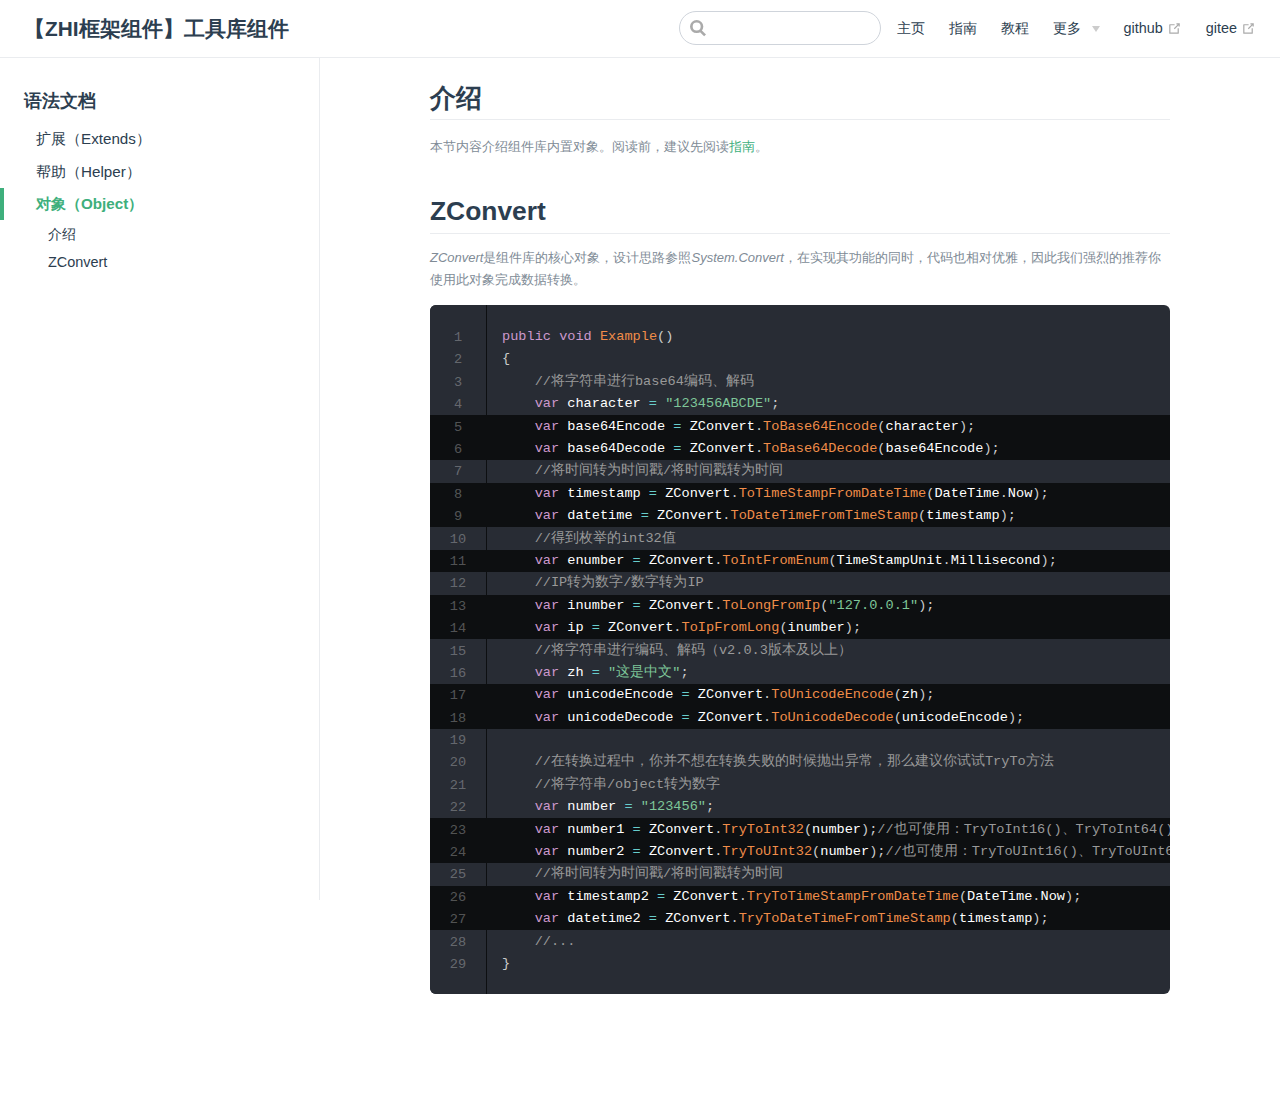
<file: zhi-doc/api/object/index.html>
<!DOCTYPE html>
<html lang="en-US">
  <head>
    <meta charset="utf-8">
    <meta name="viewport" content="width=device-width,initial-scale=1">
    <title>介绍 | 【ZHI框架组件】工具库组件</title>
    <meta name="generator" content="VuePress 1.8.0">
    <link rel="shortcut icon" type="image/x-icon" href="/zhi-doc/image/favicon.ico">
    <meta name="description" content="ZHI.ZSystem">
    
    <link rel="preload" href="/zhi-doc/assets/css/0.styles.1fa8e503.css" as="style"><link rel="preload" href="/zhi-doc/assets/js/app.e3723d4d.js" as="script"><link rel="preload" href="/zhi-doc/assets/js/2.1b25300e.js" as="script"><link rel="preload" href="/zhi-doc/assets/js/11.b6531590.js" as="script"><link rel="prefetch" href="/zhi-doc/assets/js/10.e1ece870.js"><link rel="prefetch" href="/zhi-doc/assets/js/12.e93e216c.js"><link rel="prefetch" href="/zhi-doc/assets/js/13.f3ae3727.js"><link rel="prefetch" href="/zhi-doc/assets/js/14.c4973230.js"><link rel="prefetch" href="/zhi-doc/assets/js/3.e237bab9.js"><link rel="prefetch" href="/zhi-doc/assets/js/4.c93ce68f.js"><link rel="prefetch" href="/zhi-doc/assets/js/5.2aa4f7be.js"><link rel="prefetch" href="/zhi-doc/assets/js/6.8f96dab3.js"><link rel="prefetch" href="/zhi-doc/assets/js/7.e31fb654.js"><link rel="prefetch" href="/zhi-doc/assets/js/8.bb4b6ee4.js"><link rel="prefetch" href="/zhi-doc/assets/js/9.7b3c6ccc.js">
    <link rel="stylesheet" href="/zhi-doc/assets/css/0.styles.1fa8e503.css">
  </head>
  <body>
    <div id="app" data-server-rendered="true"><div class="theme-container"><header class="navbar"><div class="sidebar-button"><svg xmlns="http://www.w3.org/2000/svg" aria-hidden="true" role="img" viewBox="0 0 448 512" class="icon"><path fill="currentColor" d="M436 124H12c-6.627 0-12-5.373-12-12V80c0-6.627 5.373-12 12-12h424c6.627 0 12 5.373 12 12v32c0 6.627-5.373 12-12 12zm0 160H12c-6.627 0-12-5.373-12-12v-32c0-6.627 5.373-12 12-12h424c6.627 0 12 5.373 12 12v32c0 6.627-5.373 12-12 12zm0 160H12c-6.627 0-12-5.373-12-12v-32c0-6.627 5.373-12 12-12h424c6.627 0 12 5.373 12 12v32c0 6.627-5.373 12-12 12z"></path></svg></div> <a href="/zhi-doc/" class="home-link router-link-active"><!----> <span class="site-name">【ZHI框架组件】工具库组件</span></a> <div class="links"><div class="search-box"><input aria-label="Search" autocomplete="off" spellcheck="false" value=""> <!----></div> <nav class="nav-links can-hide"><div class="nav-item"><a href="/zhi-doc/" class="nav-link">
  主页
</a></div><div class="nav-item"><a href="/zhi-doc/guide/" class="nav-link">
  指南
</a></div><div class="nav-item"><a href="/zhi-doc/api/extends/#介绍" class="nav-link">
  教程
</a></div><div class="nav-item"><div class="dropdown-wrapper"><button type="button" aria-label="更多" class="dropdown-title"><span class="title">更多</span> <span class="arrow down"></span></button> <button type="button" aria-label="更多" class="mobile-dropdown-title"><span class="title">更多</span> <span class="arrow right"></span></button> <ul class="nav-dropdown" style="display:none;"><li class="dropdown-item"><!----> <a href="/zhi-doc/more/about.html" class="nav-link">
  关于我们
</a></li><li class="dropdown-item"><!----> <a href="/zhi-doc/more/log.html" class="nav-link">
  更新日志
</a></li></ul></div></div><div class="nav-item"><a href="https://github.com/peashooters/zhi" target="_blank" rel="noopener noreferrer" class="nav-link external">
  github
  <span><svg xmlns="http://www.w3.org/2000/svg" aria-hidden="true" focusable="false" x="0px" y="0px" viewBox="0 0 100 100" width="15" height="15" class="icon outbound"><path fill="currentColor" d="M18.8,85.1h56l0,0c2.2,0,4-1.8,4-4v-32h-8v28h-48v-48h28v-8h-32l0,0c-2.2,0-4,1.8-4,4v56C14.8,83.3,16.6,85.1,18.8,85.1z"></path> <polygon fill="currentColor" points="45.7,48.7 51.3,54.3 77.2,28.5 77.2,37.2 85.2,37.2 85.2,14.9 62.8,14.9 62.8,22.9 71.5,22.9"></polygon></svg> <span class="sr-only">(opens new window)</span></span></a></div><div class="nav-item"><a href="https://gitee.com/peashooters/zhi" target="_blank" rel="noopener noreferrer" class="nav-link external">
  gitee
  <span><svg xmlns="http://www.w3.org/2000/svg" aria-hidden="true" focusable="false" x="0px" y="0px" viewBox="0 0 100 100" width="15" height="15" class="icon outbound"><path fill="currentColor" d="M18.8,85.1h56l0,0c2.2,0,4-1.8,4-4v-32h-8v28h-48v-48h28v-8h-32l0,0c-2.2,0-4,1.8-4,4v56C14.8,83.3,16.6,85.1,18.8,85.1z"></path> <polygon fill="currentColor" points="45.7,48.7 51.3,54.3 77.2,28.5 77.2,37.2 85.2,37.2 85.2,14.9 62.8,14.9 62.8,22.9 71.5,22.9"></polygon></svg> <span class="sr-only">(opens new window)</span></span></a></div> <!----></nav></div></header> <div class="sidebar-mask"></div> <aside class="sidebar"><nav class="nav-links"><div class="nav-item"><a href="/zhi-doc/" class="nav-link">
  主页
</a></div><div class="nav-item"><a href="/zhi-doc/guide/" class="nav-link">
  指南
</a></div><div class="nav-item"><a href="/zhi-doc/api/extends/#介绍" class="nav-link">
  教程
</a></div><div class="nav-item"><div class="dropdown-wrapper"><button type="button" aria-label="更多" class="dropdown-title"><span class="title">更多</span> <span class="arrow down"></span></button> <button type="button" aria-label="更多" class="mobile-dropdown-title"><span class="title">更多</span> <span class="arrow right"></span></button> <ul class="nav-dropdown" style="display:none;"><li class="dropdown-item"><!----> <a href="/zhi-doc/more/about.html" class="nav-link">
  关于我们
</a></li><li class="dropdown-item"><!----> <a href="/zhi-doc/more/log.html" class="nav-link">
  更新日志
</a></li></ul></div></div><div class="nav-item"><a href="https://github.com/peashooters/zhi" target="_blank" rel="noopener noreferrer" class="nav-link external">
  github
  <span><svg xmlns="http://www.w3.org/2000/svg" aria-hidden="true" focusable="false" x="0px" y="0px" viewBox="0 0 100 100" width="15" height="15" class="icon outbound"><path fill="currentColor" d="M18.8,85.1h56l0,0c2.2,0,4-1.8,4-4v-32h-8v28h-48v-48h28v-8h-32l0,0c-2.2,0-4,1.8-4,4v56C14.8,83.3,16.6,85.1,18.8,85.1z"></path> <polygon fill="currentColor" points="45.7,48.7 51.3,54.3 77.2,28.5 77.2,37.2 85.2,37.2 85.2,14.9 62.8,14.9 62.8,22.9 71.5,22.9"></polygon></svg> <span class="sr-only">(opens new window)</span></span></a></div><div class="nav-item"><a href="https://gitee.com/peashooters/zhi" target="_blank" rel="noopener noreferrer" class="nav-link external">
  gitee
  <span><svg xmlns="http://www.w3.org/2000/svg" aria-hidden="true" focusable="false" x="0px" y="0px" viewBox="0 0 100 100" width="15" height="15" class="icon outbound"><path fill="currentColor" d="M18.8,85.1h56l0,0c2.2,0,4-1.8,4-4v-32h-8v28h-48v-48h28v-8h-32l0,0c-2.2,0-4,1.8-4,4v56C14.8,83.3,16.6,85.1,18.8,85.1z"></path> <polygon fill="currentColor" points="45.7,48.7 51.3,54.3 77.2,28.5 77.2,37.2 85.2,37.2 85.2,14.9 62.8,14.9 62.8,22.9 71.5,22.9"></polygon></svg> <span class="sr-only">(opens new window)</span></span></a></div> <!----></nav>  <ul class="sidebar-links"><li><section class="sidebar-group depth-0"><p class="sidebar-heading open"><span>语法文档</span> <!----></p> <ul class="sidebar-links sidebar-group-items"><li><a href="/zhi-doc/api/extends/" class="sidebar-link">扩展（Extends）</a></li><li><a href="/zhi-doc/api/helper/" class="sidebar-link">帮助（Helper）</a></li><li><a href="/zhi-doc/api/object/" aria-current="page" class="active sidebar-link">对象（Object）</a><ul class="sidebar-sub-headers"><li class="sidebar-sub-header"><a href="/zhi-doc/api/object/#介绍" class="sidebar-link">介绍</a></li><li class="sidebar-sub-header"><a href="/zhi-doc/api/object/#zconvert" class="sidebar-link">ZConvert</a></li></ul></li></ul></section></li></ul> </aside> <main class="page"> <div class="theme-default-content content__default"><h2 id="介绍"><a href="#介绍" class="header-anchor">#</a> 介绍</h2> <p>本节内容介绍组件库内置对象。阅读前，建议先阅读<a href="/zhi-doc/guide/">指南</a>。</p> <h2 id="zconvert"><a href="#zconvert" class="header-anchor">#</a> ZConvert</h2> <p><em>ZConvert</em>是组件库的核心对象，设计思路参照<em>System.Convert</em>，在实现其功能的同时，代码也相对优雅，因此我们强烈的推荐你使用此对象完成数据转换。</p> <div class="language-csharp line-numbers-mode"><div class="highlight-lines"><br><br><br><br><div class="highlighted"> </div><div class="highlighted"> </div><br><div class="highlighted"> </div><div class="highlighted"> </div><br><div class="highlighted"> </div><br><div class="highlighted"> </div><div class="highlighted"> </div><br><br><div class="highlighted"> </div><div class="highlighted"> </div><br><br><br><br><div class="highlighted"> </div><div class="highlighted"> </div><br><div class="highlighted"> </div><div class="highlighted"> </div><br><br><br></div><pre class="language-csharp"><code><span class="token keyword">public</span> <span class="token return-type class-name"><span class="token keyword">void</span></span> <span class="token function">Example</span><span class="token punctuation">(</span><span class="token punctuation">)</span>
<span class="token punctuation">{</span>
    <span class="token comment">//将字符串进行base64编码、解码</span>
    <span class="token class-name"><span class="token keyword">var</span></span> character <span class="token operator">=</span> <span class="token string">&quot;123456ABCDE&quot;</span><span class="token punctuation">;</span>
    <span class="token class-name"><span class="token keyword">var</span></span> base64Encode <span class="token operator">=</span> ZConvert<span class="token punctuation">.</span><span class="token function">ToBase64Encode</span><span class="token punctuation">(</span>character<span class="token punctuation">)</span><span class="token punctuation">;</span>
    <span class="token class-name"><span class="token keyword">var</span></span> base64Decode <span class="token operator">=</span> ZConvert<span class="token punctuation">.</span><span class="token function">ToBase64Decode</span><span class="token punctuation">(</span>base64Encode<span class="token punctuation">)</span><span class="token punctuation">;</span>
    <span class="token comment">//将时间转为时间戳/将时间戳转为时间</span>
    <span class="token class-name"><span class="token keyword">var</span></span> timestamp <span class="token operator">=</span> ZConvert<span class="token punctuation">.</span><span class="token function">ToTimeStampFromDateTime</span><span class="token punctuation">(</span>DateTime<span class="token punctuation">.</span>Now<span class="token punctuation">)</span><span class="token punctuation">;</span>
    <span class="token class-name"><span class="token keyword">var</span></span> datetime <span class="token operator">=</span> ZConvert<span class="token punctuation">.</span><span class="token function">ToDateTimeFromTimeStamp</span><span class="token punctuation">(</span>timestamp<span class="token punctuation">)</span><span class="token punctuation">;</span>
    <span class="token comment">//得到枚举的int32值</span>
    <span class="token class-name"><span class="token keyword">var</span></span> enumber <span class="token operator">=</span> ZConvert<span class="token punctuation">.</span><span class="token function">ToIntFromEnum</span><span class="token punctuation">(</span>TimeStampUnit<span class="token punctuation">.</span>Millisecond<span class="token punctuation">)</span><span class="token punctuation">;</span>
    <span class="token comment">//IP转为数字/数字转为IP</span>
    <span class="token class-name"><span class="token keyword">var</span></span> inumber <span class="token operator">=</span> ZConvert<span class="token punctuation">.</span><span class="token function">ToLongFromIp</span><span class="token punctuation">(</span><span class="token string">&quot;127.0.0.1&quot;</span><span class="token punctuation">)</span><span class="token punctuation">;</span>
    <span class="token class-name"><span class="token keyword">var</span></span> ip <span class="token operator">=</span> ZConvert<span class="token punctuation">.</span><span class="token function">ToIpFromLong</span><span class="token punctuation">(</span>inumber<span class="token punctuation">)</span><span class="token punctuation">;</span>
    <span class="token comment">//将字符串进行编码、解码（v2.0.3版本及以上）</span>
    <span class="token class-name"><span class="token keyword">var</span></span> zh <span class="token operator">=</span> <span class="token string">&quot;这是中文&quot;</span><span class="token punctuation">;</span>
    <span class="token class-name"><span class="token keyword">var</span></span> unicodeEncode <span class="token operator">=</span> ZConvert<span class="token punctuation">.</span><span class="token function">ToUnicodeEncode</span><span class="token punctuation">(</span>zh<span class="token punctuation">)</span><span class="token punctuation">;</span>
    <span class="token class-name"><span class="token keyword">var</span></span> unicodeDecode <span class="token operator">=</span> ZConvert<span class="token punctuation">.</span><span class="token function">ToUnicodeDecode</span><span class="token punctuation">(</span>unicodeEncode<span class="token punctuation">)</span><span class="token punctuation">;</span>

    <span class="token comment">//在转换过程中，你并不想在转换失败的时候抛出异常，那么建议你试试TryTo方法</span>
    <span class="token comment">//将字符串/object转为数字</span>
    <span class="token class-name"><span class="token keyword">var</span></span> number <span class="token operator">=</span> <span class="token string">&quot;123456&quot;</span><span class="token punctuation">;</span>
    <span class="token class-name"><span class="token keyword">var</span></span> number1 <span class="token operator">=</span> ZConvert<span class="token punctuation">.</span><span class="token function">TryToInt32</span><span class="token punctuation">(</span>number<span class="token punctuation">)</span><span class="token punctuation">;</span><span class="token comment">//也可使用：TryToInt16()、TryToInt64()</span>
    <span class="token class-name"><span class="token keyword">var</span></span> number2 <span class="token operator">=</span> ZConvert<span class="token punctuation">.</span><span class="token function">TryToUInt32</span><span class="token punctuation">(</span>number<span class="token punctuation">)</span><span class="token punctuation">;</span><span class="token comment">//也可使用：TryToUInt16()、TryToUInt64()</span>
    <span class="token comment">//将时间转为时间戳/将时间戳转为时间</span>
    <span class="token class-name"><span class="token keyword">var</span></span> timestamp2 <span class="token operator">=</span> ZConvert<span class="token punctuation">.</span><span class="token function">TryToTimeStampFromDateTime</span><span class="token punctuation">(</span>DateTime<span class="token punctuation">.</span>Now<span class="token punctuation">)</span><span class="token punctuation">;</span>
    <span class="token class-name"><span class="token keyword">var</span></span> datetime2 <span class="token operator">=</span> ZConvert<span class="token punctuation">.</span><span class="token function">TryToDateTimeFromTimeStamp</span><span class="token punctuation">(</span>timestamp<span class="token punctuation">)</span><span class="token punctuation">;</span>
    <span class="token comment">//...</span>
<span class="token punctuation">}</span>
</code></pre><div class="line-numbers-wrapper"><span class="line-number">1</span><br><span class="line-number">2</span><br><span class="line-number">3</span><br><span class="line-number">4</span><br><span class="line-number">5</span><br><span class="line-number">6</span><br><span class="line-number">7</span><br><span class="line-number">8</span><br><span class="line-number">9</span><br><span class="line-number">10</span><br><span class="line-number">11</span><br><span class="line-number">12</span><br><span class="line-number">13</span><br><span class="line-number">14</span><br><span class="line-number">15</span><br><span class="line-number">16</span><br><span class="line-number">17</span><br><span class="line-number">18</span><br><span class="line-number">19</span><br><span class="line-number">20</span><br><span class="line-number">21</span><br><span class="line-number">22</span><br><span class="line-number">23</span><br><span class="line-number">24</span><br><span class="line-number">25</span><br><span class="line-number">26</span><br><span class="line-number">27</span><br><span class="line-number">28</span><br><span class="line-number">29</span><br></div></div></div> <footer class="page-edit"><!----> <!----></footer> <!----> </main></div><div class="global-ui"></div></div>
    <script src="/zhi-doc/assets/js/app.e3723d4d.js" defer></script><script src="/zhi-doc/assets/js/2.1b25300e.js" defer></script><script src="/zhi-doc/assets/js/11.b6531590.js" defer></script>
  </body>
</html>
</file>
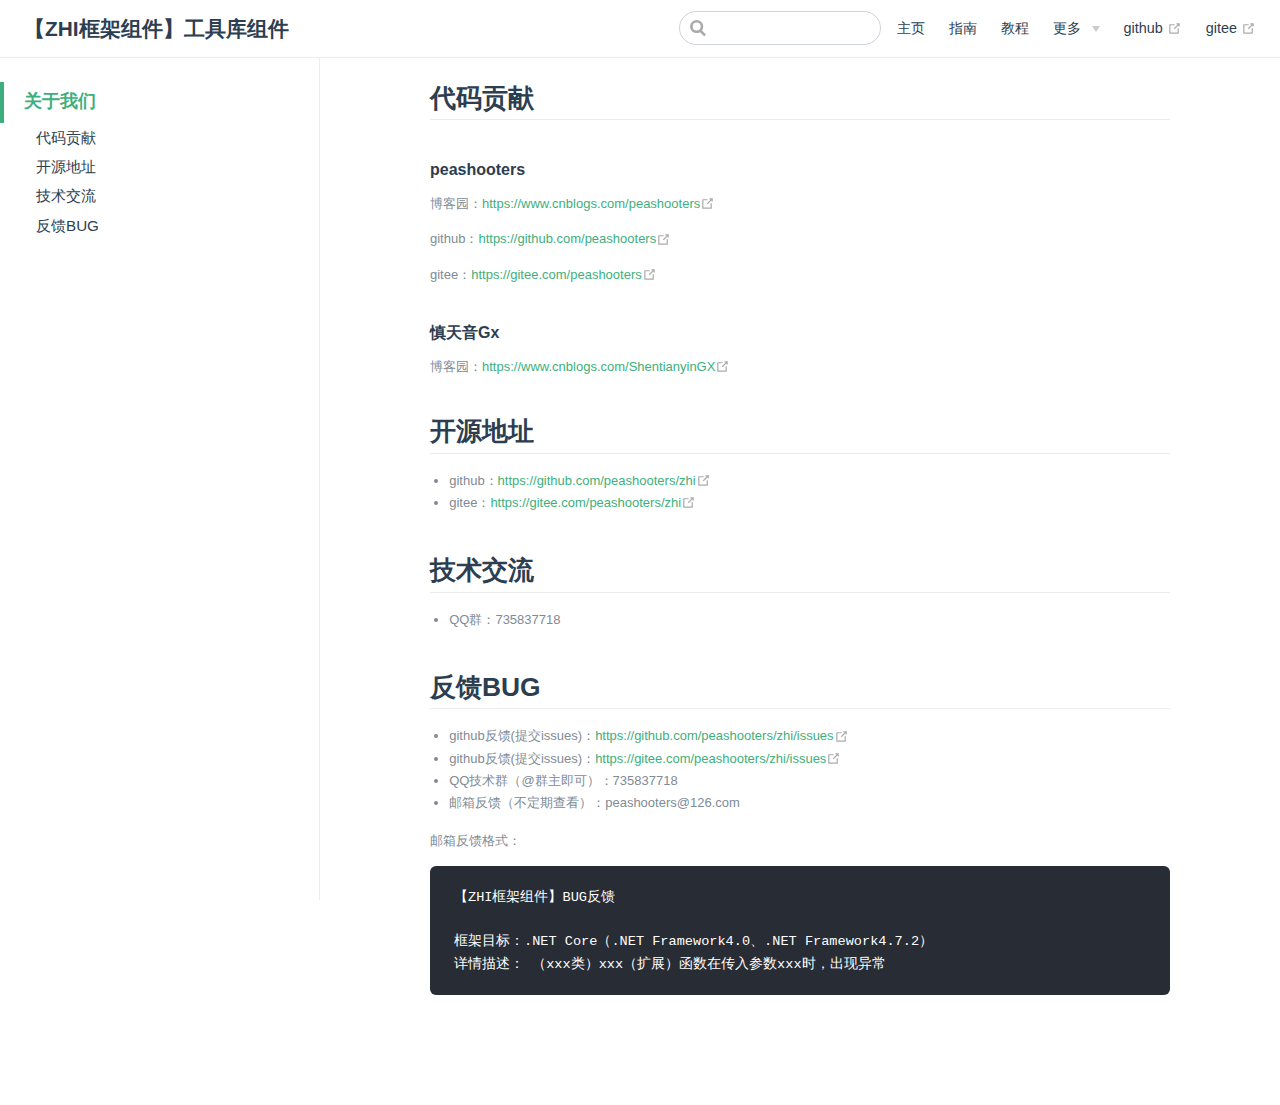
<file: zhi-doc/more/about.html>
<!DOCTYPE html>
<html lang="en-US">
  <head>
    <meta charset="utf-8">
    <meta name="viewport" content="width=device-width,initial-scale=1">
    <title>代码贡献 | 【ZHI框架组件】工具库组件</title>
    <meta name="generator" content="VuePress 1.8.0">
    <link rel="shortcut icon" type="image/x-icon" href="/zhi-doc/image/favicon.ico">
    <meta name="description" content="ZHI.ZSystem">
    
    <link rel="preload" href="/zhi-doc/assets/css/0.styles.1fa8e503.css" as="style"><link rel="preload" href="/zhi-doc/assets/js/app.e3723d4d.js" as="script"><link rel="preload" href="/zhi-doc/assets/js/2.1b25300e.js" as="script"><link rel="preload" href="/zhi-doc/assets/js/13.f3ae3727.js" as="script"><link rel="prefetch" href="/zhi-doc/assets/js/10.e1ece870.js"><link rel="prefetch" href="/zhi-doc/assets/js/11.b6531590.js"><link rel="prefetch" href="/zhi-doc/assets/js/12.e93e216c.js"><link rel="prefetch" href="/zhi-doc/assets/js/14.c4973230.js"><link rel="prefetch" href="/zhi-doc/assets/js/3.e237bab9.js"><link rel="prefetch" href="/zhi-doc/assets/js/4.c93ce68f.js"><link rel="prefetch" href="/zhi-doc/assets/js/5.2aa4f7be.js"><link rel="prefetch" href="/zhi-doc/assets/js/6.8f96dab3.js"><link rel="prefetch" href="/zhi-doc/assets/js/7.e31fb654.js"><link rel="prefetch" href="/zhi-doc/assets/js/8.bb4b6ee4.js"><link rel="prefetch" href="/zhi-doc/assets/js/9.7b3c6ccc.js">
    <link rel="stylesheet" href="/zhi-doc/assets/css/0.styles.1fa8e503.css">
  </head>
  <body>
    <div id="app" data-server-rendered="true"><div class="theme-container"><header class="navbar"><div class="sidebar-button"><svg xmlns="http://www.w3.org/2000/svg" aria-hidden="true" role="img" viewBox="0 0 448 512" class="icon"><path fill="currentColor" d="M436 124H12c-6.627 0-12-5.373-12-12V80c0-6.627 5.373-12 12-12h424c6.627 0 12 5.373 12 12v32c0 6.627-5.373 12-12 12zm0 160H12c-6.627 0-12-5.373-12-12v-32c0-6.627 5.373-12 12-12h424c6.627 0 12 5.373 12 12v32c0 6.627-5.373 12-12 12zm0 160H12c-6.627 0-12-5.373-12-12v-32c0-6.627 5.373-12 12-12h424c6.627 0 12 5.373 12 12v32c0 6.627-5.373 12-12 12z"></path></svg></div> <a href="/zhi-doc/" class="home-link router-link-active"><!----> <span class="site-name">【ZHI框架组件】工具库组件</span></a> <div class="links"><div class="search-box"><input aria-label="Search" autocomplete="off" spellcheck="false" value=""> <!----></div> <nav class="nav-links can-hide"><div class="nav-item"><a href="/zhi-doc/" class="nav-link">
  主页
</a></div><div class="nav-item"><a href="/zhi-doc/guide/" class="nav-link">
  指南
</a></div><div class="nav-item"><a href="/zhi-doc/api/extends/#介绍" class="nav-link">
  教程
</a></div><div class="nav-item"><div class="dropdown-wrapper"><button type="button" aria-label="更多" class="dropdown-title"><span class="title">更多</span> <span class="arrow down"></span></button> <button type="button" aria-label="更多" class="mobile-dropdown-title"><span class="title">更多</span> <span class="arrow right"></span></button> <ul class="nav-dropdown" style="display:none;"><li class="dropdown-item"><!----> <a href="/zhi-doc/more/about.html" aria-current="page" class="nav-link router-link-exact-active router-link-active">
  关于我们
</a></li><li class="dropdown-item"><!----> <a href="/zhi-doc/more/log.html" class="nav-link">
  更新日志
</a></li></ul></div></div><div class="nav-item"><a href="https://github.com/peashooters/zhi" target="_blank" rel="noopener noreferrer" class="nav-link external">
  github
  <span><svg xmlns="http://www.w3.org/2000/svg" aria-hidden="true" focusable="false" x="0px" y="0px" viewBox="0 0 100 100" width="15" height="15" class="icon outbound"><path fill="currentColor" d="M18.8,85.1h56l0,0c2.2,0,4-1.8,4-4v-32h-8v28h-48v-48h28v-8h-32l0,0c-2.2,0-4,1.8-4,4v56C14.8,83.3,16.6,85.1,18.8,85.1z"></path> <polygon fill="currentColor" points="45.7,48.7 51.3,54.3 77.2,28.5 77.2,37.2 85.2,37.2 85.2,14.9 62.8,14.9 62.8,22.9 71.5,22.9"></polygon></svg> <span class="sr-only">(opens new window)</span></span></a></div><div class="nav-item"><a href="https://gitee.com/peashooters/zhi" target="_blank" rel="noopener noreferrer" class="nav-link external">
  gitee
  <span><svg xmlns="http://www.w3.org/2000/svg" aria-hidden="true" focusable="false" x="0px" y="0px" viewBox="0 0 100 100" width="15" height="15" class="icon outbound"><path fill="currentColor" d="M18.8,85.1h56l0,0c2.2,0,4-1.8,4-4v-32h-8v28h-48v-48h28v-8h-32l0,0c-2.2,0-4,1.8-4,4v56C14.8,83.3,16.6,85.1,18.8,85.1z"></path> <polygon fill="currentColor" points="45.7,48.7 51.3,54.3 77.2,28.5 77.2,37.2 85.2,37.2 85.2,14.9 62.8,14.9 62.8,22.9 71.5,22.9"></polygon></svg> <span class="sr-only">(opens new window)</span></span></a></div> <!----></nav></div></header> <div class="sidebar-mask"></div> <aside class="sidebar"><nav class="nav-links"><div class="nav-item"><a href="/zhi-doc/" class="nav-link">
  主页
</a></div><div class="nav-item"><a href="/zhi-doc/guide/" class="nav-link">
  指南
</a></div><div class="nav-item"><a href="/zhi-doc/api/extends/#介绍" class="nav-link">
  教程
</a></div><div class="nav-item"><div class="dropdown-wrapper"><button type="button" aria-label="更多" class="dropdown-title"><span class="title">更多</span> <span class="arrow down"></span></button> <button type="button" aria-label="更多" class="mobile-dropdown-title"><span class="title">更多</span> <span class="arrow right"></span></button> <ul class="nav-dropdown" style="display:none;"><li class="dropdown-item"><!----> <a href="/zhi-doc/more/about.html" aria-current="page" class="nav-link router-link-exact-active router-link-active">
  关于我们
</a></li><li class="dropdown-item"><!----> <a href="/zhi-doc/more/log.html" class="nav-link">
  更新日志
</a></li></ul></div></div><div class="nav-item"><a href="https://github.com/peashooters/zhi" target="_blank" rel="noopener noreferrer" class="nav-link external">
  github
  <span><svg xmlns="http://www.w3.org/2000/svg" aria-hidden="true" focusable="false" x="0px" y="0px" viewBox="0 0 100 100" width="15" height="15" class="icon outbound"><path fill="currentColor" d="M18.8,85.1h56l0,0c2.2,0,4-1.8,4-4v-32h-8v28h-48v-48h28v-8h-32l0,0c-2.2,0-4,1.8-4,4v56C14.8,83.3,16.6,85.1,18.8,85.1z"></path> <polygon fill="currentColor" points="45.7,48.7 51.3,54.3 77.2,28.5 77.2,37.2 85.2,37.2 85.2,14.9 62.8,14.9 62.8,22.9 71.5,22.9"></polygon></svg> <span class="sr-only">(opens new window)</span></span></a></div><div class="nav-item"><a href="https://gitee.com/peashooters/zhi" target="_blank" rel="noopener noreferrer" class="nav-link external">
  gitee
  <span><svg xmlns="http://www.w3.org/2000/svg" aria-hidden="true" focusable="false" x="0px" y="0px" viewBox="0 0 100 100" width="15" height="15" class="icon outbound"><path fill="currentColor" d="M18.8,85.1h56l0,0c2.2,0,4-1.8,4-4v-32h-8v28h-48v-48h28v-8h-32l0,0c-2.2,0-4,1.8-4,4v56C14.8,83.3,16.6,85.1,18.8,85.1z"></path> <polygon fill="currentColor" points="45.7,48.7 51.3,54.3 77.2,28.5 77.2,37.2 85.2,37.2 85.2,14.9 62.8,14.9 62.8,22.9 71.5,22.9"></polygon></svg> <span class="sr-only">(opens new window)</span></span></a></div> <!----></nav>  <ul class="sidebar-links"><li><a href="/zhi-doc/more/about.html" aria-current="page" class="active sidebar-link">关于我们</a><ul class="sidebar-sub-headers"><li class="sidebar-sub-header"><a href="/zhi-doc/more/about.html#代码贡献" class="sidebar-link">代码贡献</a></li><li class="sidebar-sub-header"><a href="/zhi-doc/more/about.html#开源地址" class="sidebar-link">开源地址</a></li><li class="sidebar-sub-header"><a href="/zhi-doc/more/about.html#技术交流" class="sidebar-link">技术交流</a></li><li class="sidebar-sub-header"><a href="/zhi-doc/more/about.html#反馈bug" class="sidebar-link">反馈BUG</a></li></ul></li></ul> </aside> <main class="page"> <div class="theme-default-content content__default"><h2 id="代码贡献"><a href="#代码贡献" class="header-anchor">#</a> 代码贡献</h2> <h4 id="peashooters"><a href="#peashooters" class="header-anchor">#</a> peashooters</h4> <p>博客园：<a href="https://www.cnblogs.com/peashooters" target="_blank" rel="noopener noreferrer">https://www.cnblogs.com/peashooters<span><svg xmlns="http://www.w3.org/2000/svg" aria-hidden="true" focusable="false" x="0px" y="0px" viewBox="0 0 100 100" width="15" height="15" class="icon outbound"><path fill="currentColor" d="M18.8,85.1h56l0,0c2.2,0,4-1.8,4-4v-32h-8v28h-48v-48h28v-8h-32l0,0c-2.2,0-4,1.8-4,4v56C14.8,83.3,16.6,85.1,18.8,85.1z"></path> <polygon fill="currentColor" points="45.7,48.7 51.3,54.3 77.2,28.5 77.2,37.2 85.2,37.2 85.2,14.9 62.8,14.9 62.8,22.9 71.5,22.9"></polygon></svg> <span class="sr-only">(opens new window)</span></span></a></p> <p>github：<a href="https://github.com/peashooters" target="_blank" rel="noopener noreferrer">https://github.com/peashooters<span><svg xmlns="http://www.w3.org/2000/svg" aria-hidden="true" focusable="false" x="0px" y="0px" viewBox="0 0 100 100" width="15" height="15" class="icon outbound"><path fill="currentColor" d="M18.8,85.1h56l0,0c2.2,0,4-1.8,4-4v-32h-8v28h-48v-48h28v-8h-32l0,0c-2.2,0-4,1.8-4,4v56C14.8,83.3,16.6,85.1,18.8,85.1z"></path> <polygon fill="currentColor" points="45.7,48.7 51.3,54.3 77.2,28.5 77.2,37.2 85.2,37.2 85.2,14.9 62.8,14.9 62.8,22.9 71.5,22.9"></polygon></svg> <span class="sr-only">(opens new window)</span></span></a></p> <p>gitee：<a href="https://gitee.com/peashooters" target="_blank" rel="noopener noreferrer">https://gitee.com/peashooters<span><svg xmlns="http://www.w3.org/2000/svg" aria-hidden="true" focusable="false" x="0px" y="0px" viewBox="0 0 100 100" width="15" height="15" class="icon outbound"><path fill="currentColor" d="M18.8,85.1h56l0,0c2.2,0,4-1.8,4-4v-32h-8v28h-48v-48h28v-8h-32l0,0c-2.2,0-4,1.8-4,4v56C14.8,83.3,16.6,85.1,18.8,85.1z"></path> <polygon fill="currentColor" points="45.7,48.7 51.3,54.3 77.2,28.5 77.2,37.2 85.2,37.2 85.2,14.9 62.8,14.9 62.8,22.9 71.5,22.9"></polygon></svg> <span class="sr-only">(opens new window)</span></span></a></p> <h4 id="慎天音gx"><a href="#慎天音gx" class="header-anchor">#</a> 慎天音Gx</h4> <p>博客园：<a href="https://www.cnblogs.com/ShentianyinGX" target="_blank" rel="noopener noreferrer">https://www.cnblogs.com/ShentianyinGX<span><svg xmlns="http://www.w3.org/2000/svg" aria-hidden="true" focusable="false" x="0px" y="0px" viewBox="0 0 100 100" width="15" height="15" class="icon outbound"><path fill="currentColor" d="M18.8,85.1h56l0,0c2.2,0,4-1.8,4-4v-32h-8v28h-48v-48h28v-8h-32l0,0c-2.2,0-4,1.8-4,4v56C14.8,83.3,16.6,85.1,18.8,85.1z"></path> <polygon fill="currentColor" points="45.7,48.7 51.3,54.3 77.2,28.5 77.2,37.2 85.2,37.2 85.2,14.9 62.8,14.9 62.8,22.9 71.5,22.9"></polygon></svg> <span class="sr-only">(opens new window)</span></span></a></p> <h2 id="开源地址"><a href="#开源地址" class="header-anchor">#</a> 开源地址</h2> <ul><li>github：<a href="https://github.com/peashooters/zhi" target="_blank" rel="noopener noreferrer">https://github.com/peashooters/zhi<span><svg xmlns="http://www.w3.org/2000/svg" aria-hidden="true" focusable="false" x="0px" y="0px" viewBox="0 0 100 100" width="15" height="15" class="icon outbound"><path fill="currentColor" d="M18.8,85.1h56l0,0c2.2,0,4-1.8,4-4v-32h-8v28h-48v-48h28v-8h-32l0,0c-2.2,0-4,1.8-4,4v56C14.8,83.3,16.6,85.1,18.8,85.1z"></path> <polygon fill="currentColor" points="45.7,48.7 51.3,54.3 77.2,28.5 77.2,37.2 85.2,37.2 85.2,14.9 62.8,14.9 62.8,22.9 71.5,22.9"></polygon></svg> <span class="sr-only">(opens new window)</span></span></a></li> <li>gitee：<a href="https://gitee.com/peashooters/zhi" target="_blank" rel="noopener noreferrer">https://gitee.com/peashooters/zhi<span><svg xmlns="http://www.w3.org/2000/svg" aria-hidden="true" focusable="false" x="0px" y="0px" viewBox="0 0 100 100" width="15" height="15" class="icon outbound"><path fill="currentColor" d="M18.8,85.1h56l0,0c2.2,0,4-1.8,4-4v-32h-8v28h-48v-48h28v-8h-32l0,0c-2.2,0-4,1.8-4,4v56C14.8,83.3,16.6,85.1,18.8,85.1z"></path> <polygon fill="currentColor" points="45.7,48.7 51.3,54.3 77.2,28.5 77.2,37.2 85.2,37.2 85.2,14.9 62.8,14.9 62.8,22.9 71.5,22.9"></polygon></svg> <span class="sr-only">(opens new window)</span></span></a></li></ul> <h2 id="技术交流"><a href="#技术交流" class="header-anchor">#</a> 技术交流</h2> <ul><li>QQ群：735837718</li></ul> <h2 id="反馈bug"><a href="#反馈bug" class="header-anchor">#</a> 反馈BUG</h2> <ul><li>github反馈(提交issues)：<a href="https://github.com/peashooters/zhi/issues" target="_blank" rel="noopener noreferrer">https://github.com/peashooters/zhi/issues<span><svg xmlns="http://www.w3.org/2000/svg" aria-hidden="true" focusable="false" x="0px" y="0px" viewBox="0 0 100 100" width="15" height="15" class="icon outbound"><path fill="currentColor" d="M18.8,85.1h56l0,0c2.2,0,4-1.8,4-4v-32h-8v28h-48v-48h28v-8h-32l0,0c-2.2,0-4,1.8-4,4v56C14.8,83.3,16.6,85.1,18.8,85.1z"></path> <polygon fill="currentColor" points="45.7,48.7 51.3,54.3 77.2,28.5 77.2,37.2 85.2,37.2 85.2,14.9 62.8,14.9 62.8,22.9 71.5,22.9"></polygon></svg> <span class="sr-only">(opens new window)</span></span></a></li> <li>github反馈(提交issues)：<a href="https://gitee.com/peashooters/zhi/issues" target="_blank" rel="noopener noreferrer">https://gitee.com/peashooters/zhi/issues<span><svg xmlns="http://www.w3.org/2000/svg" aria-hidden="true" focusable="false" x="0px" y="0px" viewBox="0 0 100 100" width="15" height="15" class="icon outbound"><path fill="currentColor" d="M18.8,85.1h56l0,0c2.2,0,4-1.8,4-4v-32h-8v28h-48v-48h28v-8h-32l0,0c-2.2,0-4,1.8-4,4v56C14.8,83.3,16.6,85.1,18.8,85.1z"></path> <polygon fill="currentColor" points="45.7,48.7 51.3,54.3 77.2,28.5 77.2,37.2 85.2,37.2 85.2,14.9 62.8,14.9 62.8,22.9 71.5,22.9"></polygon></svg> <span class="sr-only">(opens new window)</span></span></a></li> <li>QQ技术群（@群主即可）：735837718</li> <li>邮箱反馈（不定期查看）：peashooters@126.com</li></ul> <p>邮箱反馈格式：</p> <div class="language- extra-class"><pre><code>【ZHI框架组件】BUG反馈

框架目标：.NET Core（.NET Framework4.0、.NET Framework4.7.2）
详情描述： （xxx类）xxx（扩展）函数在传入参数xxx时，出现异常
</code></pre></div></div> <footer class="page-edit"><!----> <!----></footer> <!----> </main></div><div class="global-ui"></div></div>
    <script src="/zhi-doc/assets/js/app.e3723d4d.js" defer></script><script src="/zhi-doc/assets/js/2.1b25300e.js" defer></script><script src="/zhi-doc/assets/js/13.f3ae3727.js" defer></script>
  </body>
</html>
</file>
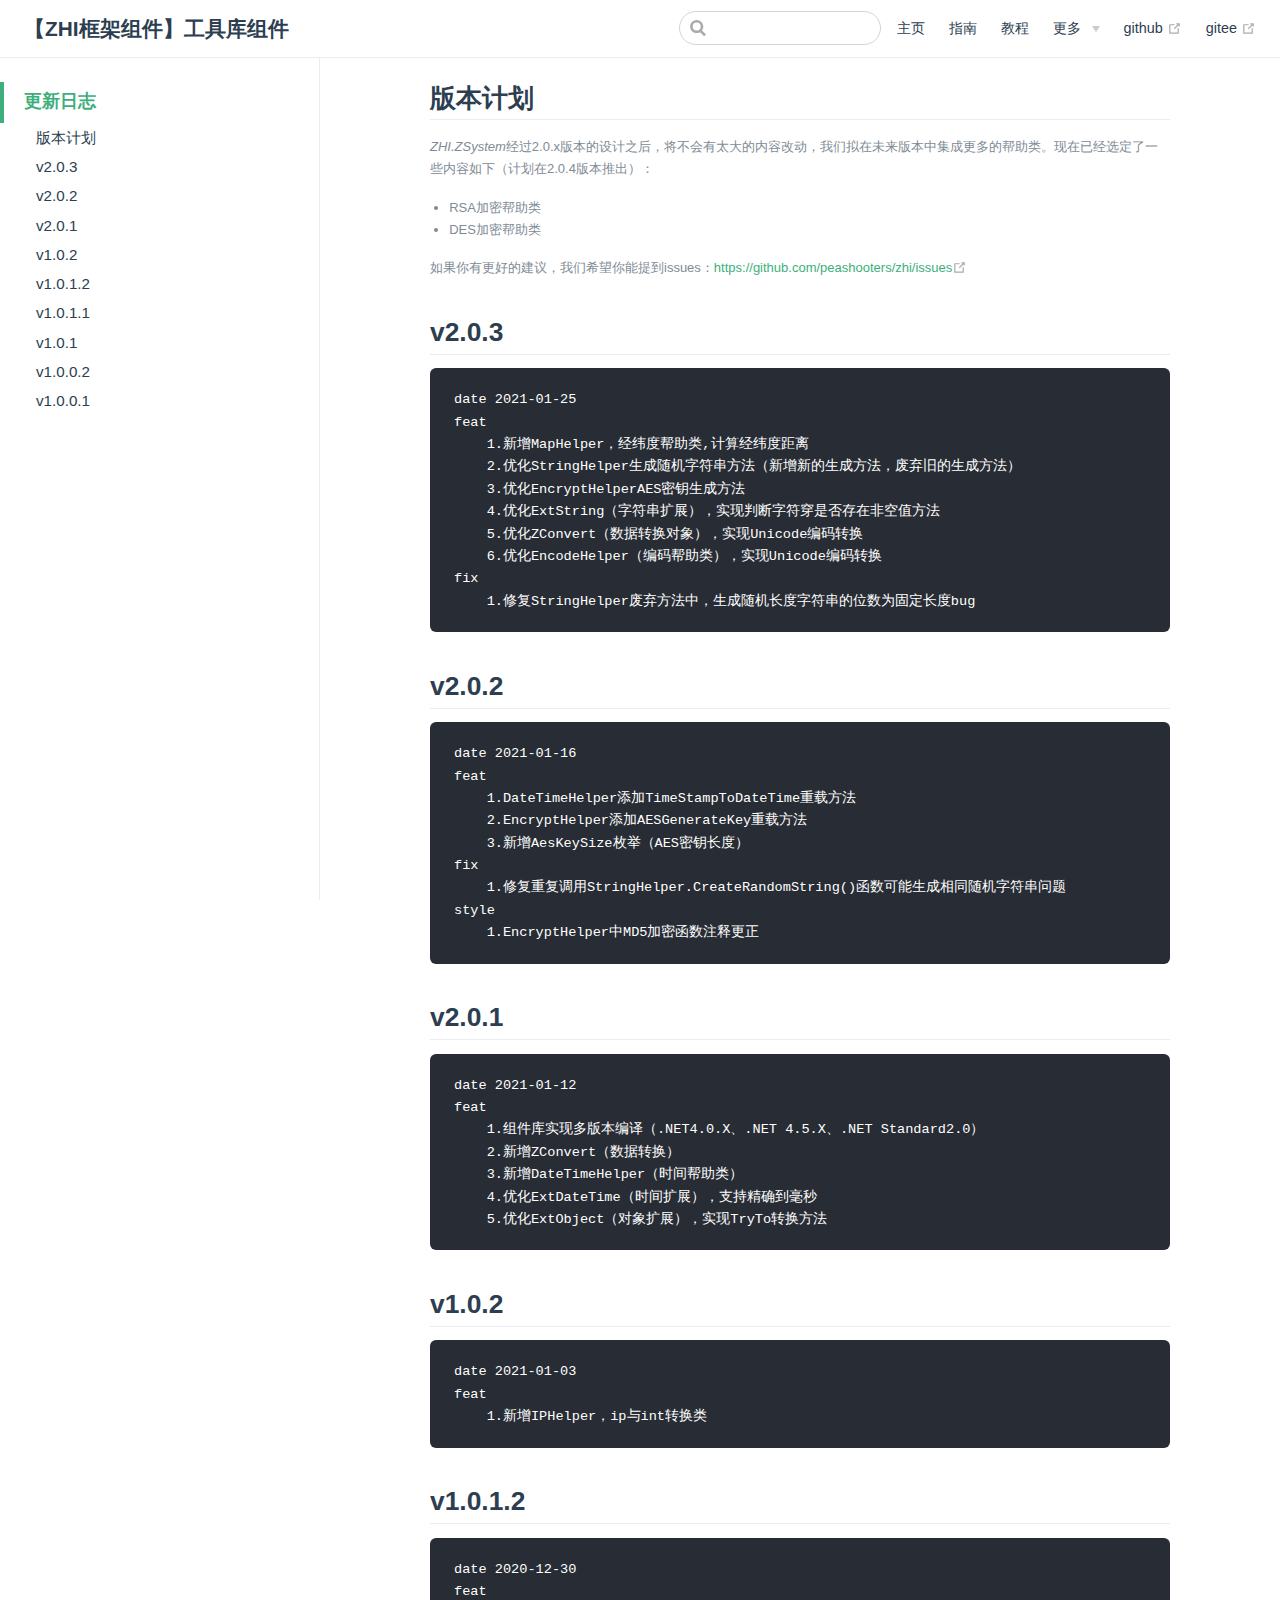
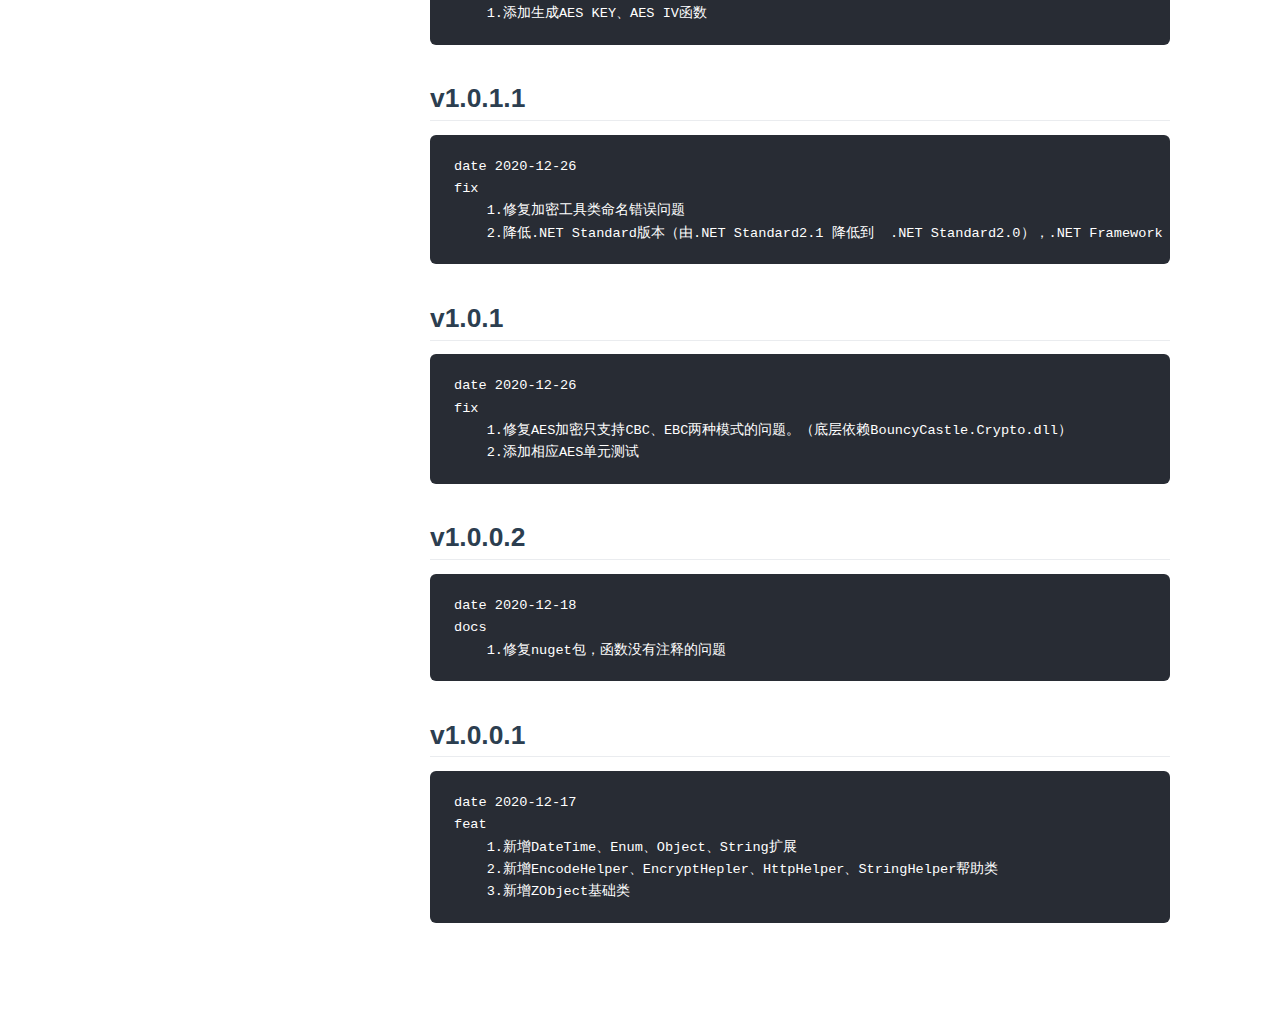
<file: zhi-doc/more/log.html>
<!DOCTYPE html>
<html lang="en-US">
  <head>
    <meta charset="utf-8">
    <meta name="viewport" content="width=device-width,initial-scale=1">
    <title>版本计划 | 【ZHI框架组件】工具库组件</title>
    <meta name="generator" content="VuePress 1.8.0">
    <link rel="shortcut icon" type="image/x-icon" href="/zhi-doc/image/favicon.ico">
    <meta name="description" content="ZHI.ZSystem">
    
    <link rel="preload" href="/zhi-doc/assets/css/0.styles.1fa8e503.css" as="style"><link rel="preload" href="/zhi-doc/assets/js/app.e3723d4d.js" as="script"><link rel="preload" href="/zhi-doc/assets/js/2.1b25300e.js" as="script"><link rel="preload" href="/zhi-doc/assets/js/14.c4973230.js" as="script"><link rel="prefetch" href="/zhi-doc/assets/js/10.e1ece870.js"><link rel="prefetch" href="/zhi-doc/assets/js/11.b6531590.js"><link rel="prefetch" href="/zhi-doc/assets/js/12.e93e216c.js"><link rel="prefetch" href="/zhi-doc/assets/js/13.f3ae3727.js"><link rel="prefetch" href="/zhi-doc/assets/js/3.e237bab9.js"><link rel="prefetch" href="/zhi-doc/assets/js/4.c93ce68f.js"><link rel="prefetch" href="/zhi-doc/assets/js/5.2aa4f7be.js"><link rel="prefetch" href="/zhi-doc/assets/js/6.8f96dab3.js"><link rel="prefetch" href="/zhi-doc/assets/js/7.e31fb654.js"><link rel="prefetch" href="/zhi-doc/assets/js/8.bb4b6ee4.js"><link rel="prefetch" href="/zhi-doc/assets/js/9.7b3c6ccc.js">
    <link rel="stylesheet" href="/zhi-doc/assets/css/0.styles.1fa8e503.css">
  </head>
  <body>
    <div id="app" data-server-rendered="true"><div class="theme-container"><header class="navbar"><div class="sidebar-button"><svg xmlns="http://www.w3.org/2000/svg" aria-hidden="true" role="img" viewBox="0 0 448 512" class="icon"><path fill="currentColor" d="M436 124H12c-6.627 0-12-5.373-12-12V80c0-6.627 5.373-12 12-12h424c6.627 0 12 5.373 12 12v32c0 6.627-5.373 12-12 12zm0 160H12c-6.627 0-12-5.373-12-12v-32c0-6.627 5.373-12 12-12h424c6.627 0 12 5.373 12 12v32c0 6.627-5.373 12-12 12zm0 160H12c-6.627 0-12-5.373-12-12v-32c0-6.627 5.373-12 12-12h424c6.627 0 12 5.373 12 12v32c0 6.627-5.373 12-12 12z"></path></svg></div> <a href="/zhi-doc/" class="home-link router-link-active"><!----> <span class="site-name">【ZHI框架组件】工具库组件</span></a> <div class="links"><div class="search-box"><input aria-label="Search" autocomplete="off" spellcheck="false" value=""> <!----></div> <nav class="nav-links can-hide"><div class="nav-item"><a href="/zhi-doc/" class="nav-link">
  主页
</a></div><div class="nav-item"><a href="/zhi-doc/guide/" class="nav-link">
  指南
</a></div><div class="nav-item"><a href="/zhi-doc/api/extends/#介绍" class="nav-link">
  教程
</a></div><div class="nav-item"><div class="dropdown-wrapper"><button type="button" aria-label="更多" class="dropdown-title"><span class="title">更多</span> <span class="arrow down"></span></button> <button type="button" aria-label="更多" class="mobile-dropdown-title"><span class="title">更多</span> <span class="arrow right"></span></button> <ul class="nav-dropdown" style="display:none;"><li class="dropdown-item"><!----> <a href="/zhi-doc/more/about.html" class="nav-link">
  关于我们
</a></li><li class="dropdown-item"><!----> <a href="/zhi-doc/more/log.html" aria-current="page" class="nav-link router-link-exact-active router-link-active">
  更新日志
</a></li></ul></div></div><div class="nav-item"><a href="https://github.com/peashooters/zhi" target="_blank" rel="noopener noreferrer" class="nav-link external">
  github
  <span><svg xmlns="http://www.w3.org/2000/svg" aria-hidden="true" focusable="false" x="0px" y="0px" viewBox="0 0 100 100" width="15" height="15" class="icon outbound"><path fill="currentColor" d="M18.8,85.1h56l0,0c2.2,0,4-1.8,4-4v-32h-8v28h-48v-48h28v-8h-32l0,0c-2.2,0-4,1.8-4,4v56C14.8,83.3,16.6,85.1,18.8,85.1z"></path> <polygon fill="currentColor" points="45.7,48.7 51.3,54.3 77.2,28.5 77.2,37.2 85.2,37.2 85.2,14.9 62.8,14.9 62.8,22.9 71.5,22.9"></polygon></svg> <span class="sr-only">(opens new window)</span></span></a></div><div class="nav-item"><a href="https://gitee.com/peashooters/zhi" target="_blank" rel="noopener noreferrer" class="nav-link external">
  gitee
  <span><svg xmlns="http://www.w3.org/2000/svg" aria-hidden="true" focusable="false" x="0px" y="0px" viewBox="0 0 100 100" width="15" height="15" class="icon outbound"><path fill="currentColor" d="M18.8,85.1h56l0,0c2.2,0,4-1.8,4-4v-32h-8v28h-48v-48h28v-8h-32l0,0c-2.2,0-4,1.8-4,4v56C14.8,83.3,16.6,85.1,18.8,85.1z"></path> <polygon fill="currentColor" points="45.7,48.7 51.3,54.3 77.2,28.5 77.2,37.2 85.2,37.2 85.2,14.9 62.8,14.9 62.8,22.9 71.5,22.9"></polygon></svg> <span class="sr-only">(opens new window)</span></span></a></div> <!----></nav></div></header> <div class="sidebar-mask"></div> <aside class="sidebar"><nav class="nav-links"><div class="nav-item"><a href="/zhi-doc/" class="nav-link">
  主页
</a></div><div class="nav-item"><a href="/zhi-doc/guide/" class="nav-link">
  指南
</a></div><div class="nav-item"><a href="/zhi-doc/api/extends/#介绍" class="nav-link">
  教程
</a></div><div class="nav-item"><div class="dropdown-wrapper"><button type="button" aria-label="更多" class="dropdown-title"><span class="title">更多</span> <span class="arrow down"></span></button> <button type="button" aria-label="更多" class="mobile-dropdown-title"><span class="title">更多</span> <span class="arrow right"></span></button> <ul class="nav-dropdown" style="display:none;"><li class="dropdown-item"><!----> <a href="/zhi-doc/more/about.html" class="nav-link">
  关于我们
</a></li><li class="dropdown-item"><!----> <a href="/zhi-doc/more/log.html" aria-current="page" class="nav-link router-link-exact-active router-link-active">
  更新日志
</a></li></ul></div></div><div class="nav-item"><a href="https://github.com/peashooters/zhi" target="_blank" rel="noopener noreferrer" class="nav-link external">
  github
  <span><svg xmlns="http://www.w3.org/2000/svg" aria-hidden="true" focusable="false" x="0px" y="0px" viewBox="0 0 100 100" width="15" height="15" class="icon outbound"><path fill="currentColor" d="M18.8,85.1h56l0,0c2.2,0,4-1.8,4-4v-32h-8v28h-48v-48h28v-8h-32l0,0c-2.2,0-4,1.8-4,4v56C14.8,83.3,16.6,85.1,18.8,85.1z"></path> <polygon fill="currentColor" points="45.7,48.7 51.3,54.3 77.2,28.5 77.2,37.2 85.2,37.2 85.2,14.9 62.8,14.9 62.8,22.9 71.5,22.9"></polygon></svg> <span class="sr-only">(opens new window)</span></span></a></div><div class="nav-item"><a href="https://gitee.com/peashooters/zhi" target="_blank" rel="noopener noreferrer" class="nav-link external">
  gitee
  <span><svg xmlns="http://www.w3.org/2000/svg" aria-hidden="true" focusable="false" x="0px" y="0px" viewBox="0 0 100 100" width="15" height="15" class="icon outbound"><path fill="currentColor" d="M18.8,85.1h56l0,0c2.2,0,4-1.8,4-4v-32h-8v28h-48v-48h28v-8h-32l0,0c-2.2,0-4,1.8-4,4v56C14.8,83.3,16.6,85.1,18.8,85.1z"></path> <polygon fill="currentColor" points="45.7,48.7 51.3,54.3 77.2,28.5 77.2,37.2 85.2,37.2 85.2,14.9 62.8,14.9 62.8,22.9 71.5,22.9"></polygon></svg> <span class="sr-only">(opens new window)</span></span></a></div> <!----></nav>  <ul class="sidebar-links"><li><a href="/zhi-doc/more/log.html" aria-current="page" class="active sidebar-link">更新日志</a><ul class="sidebar-sub-headers"><li class="sidebar-sub-header"><a href="/zhi-doc/more/log.html#版本计划" class="sidebar-link">版本计划</a></li><li class="sidebar-sub-header"><a href="/zhi-doc/more/log.html#v2-0-3" class="sidebar-link">v2.0.3</a></li><li class="sidebar-sub-header"><a href="/zhi-doc/more/log.html#v2-0-2" class="sidebar-link">v2.0.2</a></li><li class="sidebar-sub-header"><a href="/zhi-doc/more/log.html#v2-0-1" class="sidebar-link">v2.0.1</a></li><li class="sidebar-sub-header"><a href="/zhi-doc/more/log.html#v1-0-2" class="sidebar-link">v1.0.2</a></li><li class="sidebar-sub-header"><a href="/zhi-doc/more/log.html#v1-0-1-2" class="sidebar-link">v1.0.1.2</a></li><li class="sidebar-sub-header"><a href="/zhi-doc/more/log.html#v1-0-1-1" class="sidebar-link">v1.0.1.1</a></li><li class="sidebar-sub-header"><a href="/zhi-doc/more/log.html#v1-0-1" class="sidebar-link">v1.0.1</a></li><li class="sidebar-sub-header"><a href="/zhi-doc/more/log.html#v1-0-0-2" class="sidebar-link">v1.0.0.2</a></li><li class="sidebar-sub-header"><a href="/zhi-doc/more/log.html#v1-0-0-1" class="sidebar-link">v1.0.0.1</a></li></ul></li></ul> </aside> <main class="page"> <div class="theme-default-content content__default"><h2 id="版本计划"><a href="#版本计划" class="header-anchor">#</a> 版本计划</h2> <p><em>ZHI.ZSystem</em>经过2.0.x版本的设计之后，将不会有太大的内容改动，我们拟在未来版本中集成更多的帮助类。现在已经选定了一些内容如下（计划在2.0.4版本推出）：</p> <ul><li>RSA加密帮助类</li> <li>DES加密帮助类</li></ul> <p>如果你有更好的建议，我们希望你能提到issues：<a href="https://github.com/peashooters/zhi/issues" target="_blank" rel="noopener noreferrer">https://github.com/peashooters/zhi/issues<span><svg xmlns="http://www.w3.org/2000/svg" aria-hidden="true" focusable="false" x="0px" y="0px" viewBox="0 0 100 100" width="15" height="15" class="icon outbound"><path fill="currentColor" d="M18.8,85.1h56l0,0c2.2,0,4-1.8,4-4v-32h-8v28h-48v-48h28v-8h-32l0,0c-2.2,0-4,1.8-4,4v56C14.8,83.3,16.6,85.1,18.8,85.1z"></path> <polygon fill="currentColor" points="45.7,48.7 51.3,54.3 77.2,28.5 77.2,37.2 85.2,37.2 85.2,14.9 62.8,14.9 62.8,22.9 71.5,22.9"></polygon></svg> <span class="sr-only">(opens new window)</span></span></a></p> <h2 id="v2-0-3"><a href="#v2-0-3" class="header-anchor">#</a> v2.0.3</h2> <div class="language- extra-class"><pre><code>date 2021-01-25
feat
    1.新增MapHelper，经纬度帮助类,计算经纬度距离
    2.优化StringHelper生成随机字符串方法（新增新的生成方法，废弃旧的生成方法）
    3.优化EncryptHelperAES密钥生成方法
    4.优化ExtString（字符串扩展），实现判断字符穿是否存在非空值方法
    5.优化ZConvert（数据转换对象），实现Unicode编码转换
    6.优化EncodeHelper（编码帮助类），实现Unicode编码转换
fix
    1.修复StringHelper废弃方法中，生成随机长度字符串的位数为固定长度bug
</code></pre></div><h2 id="v2-0-2"><a href="#v2-0-2" class="header-anchor">#</a> v2.0.2</h2> <div class="language- extra-class"><pre><code>date 2021-01-16
feat
    1.DateTimeHelper添加TimeStampToDateTime重载方法
    2.EncryptHelper添加AESGenerateKey重载方法
    3.新增AesKeySize枚举（AES密钥长度）
fix
    1.修复重复调用StringHelper.CreateRandomString()函数可能生成相同随机字符串问题
style
    1.EncryptHelper中MD5加密函数注释更正
</code></pre></div><h2 id="v2-0-1"><a href="#v2-0-1" class="header-anchor">#</a> v2.0.1</h2> <div class="language- extra-class"><pre><code>date 2021-01-12
feat
    1.组件库实现多版本编译（.NET4.0.X、.NET 4.5.X、.NET Standard2.0）
    2.新增ZConvert（数据转换）
    3.新增DateTimeHelper（时间帮助类）
    4.优化ExtDateTime（时间扩展），支持精确到毫秒
    5.优化ExtObject（对象扩展），实现TryTo转换方法
</code></pre></div><h2 id="v1-0-2"><a href="#v1-0-2" class="header-anchor">#</a> v1.0.2</h2> <div class="language- extra-class"><pre><code>date 2021-01-03
feat
    1.新增IPHelper，ip与int转换类
</code></pre></div><h2 id="v1-0-1-2"><a href="#v1-0-1-2" class="header-anchor">#</a> v1.0.1.2</h2> <div class="language- extra-class"><pre><code>date 2020-12-30
feat
    1.添加生成AES KEY、AES IV函数
</code></pre></div><h2 id="v1-0-1-1"><a href="#v1-0-1-1" class="header-anchor">#</a> v1.0.1.1</h2> <div class="language- extra-class"><pre><code>date 2020-12-26
fix
    1.修复加密工具类命名错误问题
    2.降低.NET Standard版本（由.NET Standard2.1 降低到  .NET Standard2.0），.NET Framework 4.7.x用户可以直接下载此dll
</code></pre></div><h2 id="v1-0-1"><a href="#v1-0-1" class="header-anchor">#</a> v1.0.1</h2> <div class="language- extra-class"><pre><code>date 2020-12-26
fix
    1.修复AES加密只支持CBC、EBC两种模式的问题。（底层依赖BouncyCastle.Crypto.dll）
    2.添加相应AES单元测试
</code></pre></div><h2 id="v1-0-0-2"><a href="#v1-0-0-2" class="header-anchor">#</a> v1.0.0.2</h2> <div class="language- extra-class"><pre><code>date 2020-12-18
docs
    1.修复nuget包，函数没有注释的问题
</code></pre></div><h2 id="v1-0-0-1"><a href="#v1-0-0-1" class="header-anchor">#</a> v1.0.0.1</h2> <div class="language- extra-class"><pre><code>date 2020-12-17
feat
    1.新增DateTime、Enum、Object、String扩展
    2.新增EncodeHelper、EncryptHepler、HttpHelper、StringHelper帮助类
    3.新增ZObject基础类</code></pre></div></div> <footer class="page-edit"><!----> <!----></footer> <!----> </main></div><div class="global-ui"></div></div>
    <script src="/zhi-doc/assets/js/app.e3723d4d.js" defer></script><script src="/zhi-doc/assets/js/2.1b25300e.js" defer></script><script src="/zhi-doc/assets/js/14.c4973230.js" defer></script>
  </body>
</html>
</file>
<file: zhi-doc/assets/css/0.styles.1fa8e503.css>
code[class*=language-],pre[class*=language-]{color:#ccc;background:none;font-family:Consolas,Monaco,Andale Mono,Ubuntu Mono,monospace;font-size:1em;text-align:left;white-space:pre;word-spacing:normal;word-break:normal;word-wrap:normal;line-height:1.5;-moz-tab-size:4;-o-tab-size:4;tab-size:4;-webkit-hyphens:none;-ms-hyphens:none;hyphens:none}pre[class*=language-]{padding:1em;margin:.5em 0;overflow:auto}:not(pre)>code[class*=language-],pre[class*=language-]{background:#2d2d2d}:not(pre)>code[class*=language-]{padding:.1em;border-radius:.3em;white-space:normal}.token.block-comment,.token.cdata,.token.comment,.token.doctype,.token.prolog{color:#999}.token.punctuation{color:#ccc}.token.attr-name,.token.deleted,.token.namespace,.token.tag{color:#e2777a}.token.function-name{color:#6196cc}.token.boolean,.token.function,.token.number{color:#f08d49}.token.class-name,.token.constant,.token.property,.token.symbol{color:#f8c555}.token.atrule,.token.builtin,.token.important,.token.keyword,.token.selector{color:#cc99cd}.token.attr-value,.token.char,.token.regex,.token.string,.token.variable{color:#7ec699}.token.entity,.token.operator,.token.url{color:#67cdcc}.token.bold,.token.important{font-weight:700}.token.italic{font-style:italic}.token.entity{cursor:help}.token.inserted{color:green}.theme-default-content code{color:#476582;padding:.25rem .5rem;margin:0;font-size:.85em;background-color:rgba(27,31,35,.05);border-radius:3px}.theme-default-content code .token.deleted{color:#ec5975}.theme-default-content code .token.inserted{color:#3eaf7c}.theme-default-content pre,.theme-default-content pre[class*=language-]{line-height:1.4;padding:1.25rem 1.5rem;margin:.85rem 0;background-color:#282c34;border-radius:6px;overflow:auto}.theme-default-content pre[class*=language-] code,.theme-default-content pre code{color:#fff;padding:0;background-color:transparent;border-radius:0}div[class*=language-]{position:relative;background-color:#282c34;border-radius:6px}div[class*=language-] .highlight-lines{-webkit-user-select:none;-ms-user-select:none;user-select:none;padding-top:1.3rem;position:absolute;top:0;left:0;width:100%;line-height:1.4}div[class*=language-] .highlight-lines .highlighted{background-color:rgba(0,0,0,.66)}div[class*=language-] pre,div[class*=language-] pre[class*=language-]{background:transparent;position:relative;z-index:1}div[class*=language-]:before{position:absolute;z-index:3;top:.8em;right:1em;font-size:.75rem;color:hsla(0,0%,100%,.4)}div[class*=language-]:not(.line-numbers-mode) .line-numbers-wrapper{display:none}div[class*=language-].line-numbers-mode .highlight-lines .highlighted{position:relative}div[class*=language-].line-numbers-mode .highlight-lines .highlighted:before{content:" ";position:absolute;z-index:3;left:0;top:0;display:block;width:3.5rem;height:100%;background-color:rgba(0,0,0,.66)}div[class*=language-].line-numbers-mode pre{padding-left:4.5rem;vertical-align:middle}div[class*=language-].line-numbers-mode .line-numbers-wrapper{position:absolute;top:0;width:3.5rem;text-align:center;color:hsla(0,0%,100%,.3);padding:1.25rem 0;line-height:1.4}div[class*=language-].line-numbers-mode .line-numbers-wrapper br{-webkit-user-select:none;-ms-user-select:none;user-select:none}div[class*=language-].line-numbers-mode .line-numbers-wrapper .line-number{position:relative;z-index:4;-webkit-user-select:none;-ms-user-select:none;user-select:none;font-size:.85em}div[class*=language-].line-numbers-mode:after{content:"";position:absolute;z-index:2;top:0;left:0;width:3.5rem;height:100%;border-radius:6px 0 0 6px;border-right:1px solid rgba(0,0,0,.66);background-color:#282c34}div[class~=language-js]:before{content:"js"}div[class~=language-ts]:before{content:"ts"}div[class~=language-html]:before{content:"html"}div[class~=language-md]:before{content:"md"}div[class~=language-vue]:before{content:"vue"}div[class~=language-css]:before{content:"css"}div[class~=language-sass]:before{content:"sass"}div[class~=language-scss]:before{content:"scss"}div[class~=language-less]:before{content:"less"}div[class~=language-stylus]:before{content:"stylus"}div[class~=language-go]:before{content:"go"}div[class~=language-java]:before{content:"java"}div[class~=language-c]:before{content:"c"}div[class~=language-sh]:before{content:"sh"}div[class~=language-yaml]:before{content:"yaml"}div[class~=language-py]:before{content:"py"}div[class~=language-docker]:before{content:"docker"}div[class~=language-dockerfile]:before{content:"dockerfile"}div[class~=language-makefile]:before{content:"makefile"}div[class~=language-javascript]:before{content:"js"}div[class~=language-typescript]:before{content:"ts"}div[class~=language-markup]:before{content:"html"}div[class~=language-markdown]:before{content:"md"}div[class~=language-json]:before{content:"json"}div[class~=language-ruby]:before{content:"rb"}div[class~=language-python]:before{content:"py"}div[class~=language-bash]:before{content:"sh"}div[class~=language-php]:before{content:"php"}.custom-block .custom-block-title{font-weight:600;margin-bottom:-.4rem}.custom-block.danger,.custom-block.tip,.custom-block.warning{padding:.1rem 1.5rem;border-left-width:.5rem;border-left-style:solid;margin:1rem 0}.custom-block.tip{background-color:#f3f5f7;border-color:#42b983}.custom-block.warning{background-color:rgba(255,229,100,.3);border-color:#e7c000;color:#6b5900}.custom-block.warning .custom-block-title{color:#b29400}.custom-block.warning a{color:#2c3e50}.custom-block.danger{background-color:#ffe6e6;border-color:#c00;color:#4d0000}.custom-block.danger .custom-block-title{color:#900}.custom-block.danger a{color:#2c3e50}.custom-block.details{display:block;position:relative;border-radius:2px;margin:1.6em 0;padding:1.6em;background-color:#eee}.custom-block.details h4{margin-top:0}.custom-block.details figure:last-child,.custom-block.details p:last-child{margin-bottom:0;padding-bottom:0}.custom-block.details summary{outline:none;cursor:pointer}.arrow{display:inline-block;width:0;height:0}.arrow.up{border-bottom:6px solid #ccc}.arrow.down,.arrow.up{border-left:4px solid transparent;border-right:4px solid transparent}.arrow.down{border-top:6px solid #ccc}.arrow.right{border-left:6px solid #ccc}.arrow.left,.arrow.right{border-top:4px solid transparent;border-bottom:4px solid transparent}.arrow.left{border-right:6px solid #ccc}.theme-default-content:not(.custom){max-width:740px;margin:0 auto;padding:2rem 2.5rem}@media (max-width:959px){.theme-default-content:not(.custom){padding:2rem}}@media (max-width:419px){.theme-default-content:not(.custom){padding:1.5rem}}.table-of-contents .badge{vertical-align:middle}body,html{padding:0;margin:0;background-color:#fff}body{font-family:-apple-system,BlinkMacSystemFont,Segoe UI,Roboto,Oxygen,Ubuntu,Cantarell,Fira Sans,Droid Sans,Helvetica Neue,sans-serif;-webkit-font-smoothing:antialiased;-moz-osx-font-smoothing:grayscale;font-size:16px;color:#2c3e50}.page{padding-left:20rem}.navbar{z-index:20;right:0;height:3.6rem;background-color:#fff;box-sizing:border-box;border-bottom:1px solid #eaecef}.navbar,.sidebar-mask{position:fixed;top:0;left:0}.sidebar-mask{z-index:9;width:100vw;height:100vh;display:none}.sidebar{font-size:16px;background-color:#fff;width:20rem;position:fixed;z-index:10;margin:0;top:3.6rem;left:0;bottom:0;box-sizing:border-box;border-right:1px solid #eaecef;overflow-y:auto}.theme-default-content:not(.custom)>:first-child{margin-top:3.6rem}.theme-default-content:not(.custom) a:hover{text-decoration:underline}.theme-default-content:not(.custom) p.demo{padding:1rem 1.5rem;border:1px solid #ddd;border-radius:4px}.theme-default-content:not(.custom) img{max-width:100%}.theme-default-content.custom{padding:0;margin:0}.theme-default-content.custom img{max-width:100%}a{font-weight:500;text-decoration:none}a,p a code{color:#3eaf7c}p a code{font-weight:400}kbd{background:#eee;border:.15rem solid #ddd;border-bottom:.25rem solid #ddd;border-radius:.15rem;padding:0 .15em}blockquote{font-size:1rem;color:#999;border-left:.2rem solid #dfe2e5;margin:1rem 0;padding:.25rem 0 .25rem 1rem}blockquote>p{margin:0}ol,ul{padding-left:1.2em}strong{font-weight:600}h1,h2,h3,h4,h5,h6{font-weight:600;line-height:1.25}.theme-default-content:not(.custom)>h1,.theme-default-content:not(.custom)>h2,.theme-default-content:not(.custom)>h3,.theme-default-content:not(.custom)>h4,.theme-default-content:not(.custom)>h5,.theme-default-content:not(.custom)>h6{margin-top:-3.1rem;padding-top:4.6rem;margin-bottom:0}.theme-default-content:not(.custom)>h1:first-child,.theme-default-content:not(.custom)>h2:first-child,.theme-default-content:not(.custom)>h3:first-child,.theme-default-content:not(.custom)>h4:first-child,.theme-default-content:not(.custom)>h5:first-child,.theme-default-content:not(.custom)>h6:first-child{margin-top:-1.5rem;margin-bottom:1rem}.theme-default-content:not(.custom)>h1:first-child+.custom-block,.theme-default-content:not(.custom)>h1:first-child+p,.theme-default-content:not(.custom)>h1:first-child+pre,.theme-default-content:not(.custom)>h2:first-child+.custom-block,.theme-default-content:not(.custom)>h2:first-child+p,.theme-default-content:not(.custom)>h2:first-child+pre,.theme-default-content:not(.custom)>h3:first-child+.custom-block,.theme-default-content:not(.custom)>h3:first-child+p,.theme-default-content:not(.custom)>h3:first-child+pre,.theme-default-content:not(.custom)>h4:first-child+.custom-block,.theme-default-content:not(.custom)>h4:first-child+p,.theme-default-content:not(.custom)>h4:first-child+pre,.theme-default-content:not(.custom)>h5:first-child+.custom-block,.theme-default-content:not(.custom)>h5:first-child+p,.theme-default-content:not(.custom)>h5:first-child+pre,.theme-default-content:not(.custom)>h6:first-child+.custom-block,.theme-default-content:not(.custom)>h6:first-child+p,.theme-default-content:not(.custom)>h6:first-child+pre{margin-top:2rem}h1:focus .header-anchor,h1:hover .header-anchor,h2:focus .header-anchor,h2:hover .header-anchor,h3:focus .header-anchor,h3:hover .header-anchor,h4:focus .header-anchor,h4:hover .header-anchor,h5:focus .header-anchor,h5:hover .header-anchor,h6:focus .header-anchor,h6:hover .header-anchor{opacity:1}h1{font-size:2.2rem}h2{font-size:1.65rem;padding-bottom:.3rem;border-bottom:1px solid #eaecef}h3{font-size:1.35rem}a.header-anchor{font-size:.85em;float:left;margin-left:-.87em;padding-right:.23em;margin-top:.125em;opacity:0}a.header-anchor:focus,a.header-anchor:hover{text-decoration:none}.line-number,code,kbd{font-family:source-code-pro,Menlo,Monaco,Consolas,Courier New,monospace}ol,p,ul{line-height:1.7}hr{border:0;border-top:1px solid #eaecef}table{border-collapse:collapse;margin:1rem 0;display:block;overflow-x:auto}tr{border-top:1px solid #dfe2e5}tr:nth-child(2n){background-color:#f6f8fa}td,th{border:1px solid #dfe2e5;padding:.6em 1em}.theme-container.sidebar-open .sidebar-mask{display:block}.theme-container.no-navbar .theme-default-content:not(.custom)>h1,.theme-container.no-navbar h2,.theme-container.no-navbar h3,.theme-container.no-navbar h4,.theme-container.no-navbar h5,.theme-container.no-navbar h6{margin-top:1.5rem;padding-top:0}.theme-container.no-navbar .sidebar{top:0}@media (min-width:720px){.theme-container.no-sidebar .sidebar{display:none}.theme-container.no-sidebar .page{padding-left:0}}@media (max-width:959px){.sidebar{font-size:15px;width:16.4rem}.page{padding-left:16.4rem}}@media (max-width:719px){.sidebar{top:0;padding-top:3.6rem;transform:translateX(-100%);transition:transform .2s ease}.page{padding-left:0}.theme-container.sidebar-open .sidebar{transform:translateX(0)}.theme-container.no-navbar .sidebar{padding-top:0}}@media (max-width:419px){h1{font-size:1.9rem}.theme-default-content div[class*=language-]{margin:.85rem -1.5rem;border-radius:0}}#nprogress{pointer-events:none}#nprogress .bar{background:#3eaf7c;position:fixed;z-index:1031;top:0;left:0;width:100%;height:2px}#nprogress .peg{display:block;position:absolute;right:0;width:100px;height:100%;box-shadow:0 0 10px #3eaf7c,0 0 5px #3eaf7c;opacity:1;transform:rotate(3deg) translateY(-4px)}#nprogress .spinner{display:block;position:fixed;z-index:1031;top:15px;right:15px}#nprogress .spinner-icon{width:18px;height:18px;box-sizing:border-box;border-color:#3eaf7c transparent transparent #3eaf7c;border-style:solid;border-width:2px;border-radius:50%;-webkit-animation:nprogress-spinner .4s linear infinite;animation:nprogress-spinner .4s linear infinite}.nprogress-custom-parent{overflow:hidden;position:relative}.nprogress-custom-parent #nprogress .bar,.nprogress-custom-parent #nprogress .spinner{position:absolute}@-webkit-keyframes nprogress-spinner{0%{transform:rotate(0deg)}to{transform:rotate(1turn)}}@keyframes nprogress-spinner{0%{transform:rotate(0deg)}to{transform:rotate(1turn)}}.icon.outbound{color:#aaa;display:inline-block;vertical-align:middle;position:relative;top:-1px}.sr-only{position:absolute;width:1px;height:1px;padding:0;margin:-1px;overflow:hidden;clip:rect(0,0,0,0);white-space:nowrap;border-width:0}.home{padding:3.6rem 2rem 0;max-width:960px;margin:0 auto;display:block}.home .hero{text-align:center}.home .hero img{max-width:100%;max-height:280px;display:block;margin:3rem auto 1.5rem}.home .hero h1{font-size:3rem}.home .hero .action,.home .hero .description,.home .hero h1{margin:1.8rem auto}.home .hero .description{max-width:35rem;font-size:1.6rem;line-height:1.3;color:#6a8bad}.home .hero .action-button{display:inline-block;font-size:1.2rem;color:#fff;background-color:#3eaf7c;padding:.8rem 1.6rem;border-radius:4px;transition:background-color .1s ease;box-sizing:border-box;border-bottom:1px solid #389d70}.home .hero .action-button:hover{background-color:#4abf8a}.home .features{border-top:1px solid #eaecef;padding:1.2rem 0;margin-top:2.5rem;display:flex;flex-wrap:wrap;align-items:flex-start;align-content:stretch;justify-content:space-between}.home .feature{flex-grow:1;flex-basis:30%;max-width:30%}.home .feature h2{font-size:1.4rem;font-weight:500;border-bottom:none;padding-bottom:0;color:#3a5169}.home .feature p{color:#4e6e8e}.home .footer{padding:2.5rem;border-top:1px solid #eaecef;text-align:center;color:#4e6e8e}@media (max-width:719px){.home .features{flex-direction:column}.home .feature{max-width:100%;padding:0 2.5rem}}@media (max-width:419px){.home{padding-left:1.5rem;padding-right:1.5rem}.home .hero img{max-height:210px;margin:2rem auto 1.2rem}.home .hero h1{font-size:2rem}.home .hero .action,.home .hero .description,.home .hero h1{margin:1.2rem auto}.home .hero .description{font-size:1.2rem}.home .hero .action-button{font-size:1rem;padding:.6rem 1.2rem}.home .feature h2{font-size:1.25rem}}.search-box{display:inline-block;position:relative;margin-right:1rem}.search-box input{cursor:text;width:10rem;height:2rem;color:#4e6e8e;display:inline-block;border:1px solid #cfd4db;border-radius:2rem;font-size:.9rem;line-height:2rem;padding:0 .5rem 0 2rem;outline:none;transition:all .2s ease;background:#fff url(/zhi-doc/assets/img/search.83621669.svg) .6rem .5rem no-repeat;background-size:1rem}.search-box input:focus{cursor:auto;border-color:#3eaf7c}.search-box .suggestions{background:#fff;width:20rem;position:absolute;top:2rem;border:1px solid #cfd4db;border-radius:6px;padding:.4rem;list-style-type:none}.search-box .suggestions.align-right{right:0}.search-box .suggestion{line-height:1.4;padding:.4rem .6rem;border-radius:4px;cursor:pointer}.search-box .suggestion a{white-space:normal;color:#5d82a6}.search-box .suggestion a .page-title{font-weight:600}.search-box .suggestion a .header{font-size:.9em;margin-left:.25em}.search-box .suggestion.focused{background-color:#f3f4f5}.search-box .suggestion.focused a{color:#3eaf7c}@media (max-width:959px){.search-box input{cursor:pointer;width:0;border-color:transparent;position:relative}.search-box input:focus{cursor:text;left:0;width:10rem}}@media (-ms-high-contrast:none){.search-box input{height:2rem}}@media (max-width:959px) and (min-width:719px){.search-box .suggestions{left:0}}@media (max-width:719px){.search-box{margin-right:0}.search-box input{left:1rem}.search-box .suggestions{right:0}}@media (max-width:419px){.search-box .suggestions{width:calc(100vw - 4rem)}.search-box input:focus{width:8rem}}.sidebar-button{cursor:pointer;display:none;width:1.25rem;height:1.25rem;position:absolute;padding:.6rem;top:.6rem;left:1rem}.sidebar-button .icon{display:block;width:1.25rem;height:1.25rem}@media (max-width:719px){.sidebar-button{display:block}}.dropdown-enter,.dropdown-leave-to{height:0!important}.dropdown-wrapper{cursor:pointer}.dropdown-wrapper .dropdown-title,.dropdown-wrapper .mobile-dropdown-title{display:block;font-size:.9rem;font-family:inherit;cursor:inherit;padding:inherit;line-height:1.4rem;background:transparent;border:none;font-weight:500;color:#2c3e50}.dropdown-wrapper .dropdown-title:hover,.dropdown-wrapper .mobile-dropdown-title:hover{border-color:transparent}.dropdown-wrapper .dropdown-title .arrow,.dropdown-wrapper .mobile-dropdown-title .arrow{vertical-align:middle;margin-top:-1px;margin-left:.4rem}.dropdown-wrapper .mobile-dropdown-title{display:none;font-weight:600}.dropdown-wrapper .mobile-dropdown-title font-size inherit:hover{color:#3eaf7c}.dropdown-wrapper .nav-dropdown .dropdown-item{color:inherit;line-height:1.7rem}.dropdown-wrapper .nav-dropdown .dropdown-item h4{margin:.45rem 0 0;border-top:1px solid #eee;padding:1rem 1.5rem .45rem 1.25rem}.dropdown-wrapper .nav-dropdown .dropdown-item .dropdown-subitem-wrapper{padding:0;list-style:none}.dropdown-wrapper .nav-dropdown .dropdown-item .dropdown-subitem-wrapper .dropdown-subitem{font-size:.9em}.dropdown-wrapper .nav-dropdown .dropdown-item a{display:block;line-height:1.7rem;position:relative;border-bottom:none;font-weight:400;margin-bottom:0;padding:0 1.5rem 0 1.25rem}.dropdown-wrapper .nav-dropdown .dropdown-item a.router-link-active,.dropdown-wrapper .nav-dropdown .dropdown-item a:hover{color:#3eaf7c}.dropdown-wrapper .nav-dropdown .dropdown-item a.router-link-active:after{content:"";width:0;height:0;border-left:5px solid #3eaf7c;border-top:3px solid transparent;border-bottom:3px solid transparent;position:absolute;top:calc(50% - 2px);left:9px}.dropdown-wrapper .nav-dropdown .dropdown-item:first-child h4{margin-top:0;padding-top:0;border-top:0}@media (max-width:719px){.dropdown-wrapper.open .dropdown-title{margin-bottom:.5rem}.dropdown-wrapper .dropdown-title{display:none}.dropdown-wrapper .mobile-dropdown-title{display:block}.dropdown-wrapper .nav-dropdown{transition:height .1s ease-out;overflow:hidden}.dropdown-wrapper .nav-dropdown .dropdown-item h4{border-top:0;margin-top:0;padding-top:0}.dropdown-wrapper .nav-dropdown .dropdown-item>a,.dropdown-wrapper .nav-dropdown .dropdown-item h4{font-size:15px;line-height:2rem}.dropdown-wrapper .nav-dropdown .dropdown-item .dropdown-subitem{font-size:14px;padding-left:1rem}}@media (min-width:719px){.dropdown-wrapper{height:1.8rem}.dropdown-wrapper.open .nav-dropdown,.dropdown-wrapper:hover .nav-dropdown{display:block!important}.dropdown-wrapper.open:blur{display:none}.dropdown-wrapper .nav-dropdown{display:none;height:auto!important;box-sizing:border-box;max-height:calc(100vh - 2.7rem);overflow-y:auto;position:absolute;top:100%;right:0;background-color:#fff;padding:.6rem 0;border:1px solid;border-color:#ddd #ddd #ccc;text-align:left;border-radius:.25rem;white-space:nowrap;margin:0}}.nav-links{display:inline-block}.nav-links a{line-height:1.4rem;color:inherit}.nav-links a.router-link-active,.nav-links a:hover{color:#3eaf7c}.nav-links .nav-item{position:relative;display:inline-block;margin-left:1.5rem;line-height:2rem}.nav-links .nav-item:first-child{margin-left:0}.nav-links .repo-link{margin-left:1.5rem}@media (max-width:719px){.nav-links .nav-item,.nav-links .repo-link{margin-left:0}}@media (min-width:719px){.nav-links a.router-link-active,.nav-links a:hover{color:#2c3e50}.nav-item>a:not(.external).router-link-active,.nav-item>a:not(.external):hover{margin-bottom:-2px;border-bottom:2px solid #46bd87}}.navbar{padding:.7rem 1.5rem;line-height:2.2rem}.navbar a,.navbar img,.navbar span{display:inline-block}.navbar .logo{height:2.2rem;min-width:2.2rem;margin-right:.8rem;vertical-align:top}.navbar .site-name{font-size:1.3rem;font-weight:600;color:#2c3e50;position:relative}.navbar .links{padding-left:1.5rem;box-sizing:border-box;background-color:#fff;white-space:nowrap;font-size:.9rem;position:absolute;right:1.5rem;top:.7rem;display:flex}.navbar .links .search-box{flex:0 0 auto;vertical-align:top}@media (max-width:719px){.navbar{padding-left:4rem}.navbar .can-hide{display:none}.navbar .links{padding-left:1.5rem}.navbar .site-name{width:calc(100vw - 9.4rem);overflow:hidden;white-space:nowrap;text-overflow:ellipsis}}.page-edit{max-width:740px;margin:0 auto;padding:2rem 2.5rem}@media (max-width:959px){.page-edit{padding:2rem}}@media (max-width:419px){.page-edit{padding:1.5rem}}.page-edit{padding-top:1rem;padding-bottom:1rem;overflow:auto}.page-edit .edit-link{display:inline-block}.page-edit .edit-link a{color:#4e6e8e;margin-right:.25rem}.page-edit .last-updated{float:right;font-size:.9em}.page-edit .last-updated .prefix{font-weight:500;color:#4e6e8e}.page-edit .last-updated .time{font-weight:400;color:#767676}@media (max-width:719px){.page-edit .edit-link{margin-bottom:.5rem}.page-edit .last-updated{font-size:.8em;float:none;text-align:left}}.page-nav{max-width:740px;margin:0 auto;padding:2rem 2.5rem}@media (max-width:959px){.page-nav{padding:2rem}}@media (max-width:419px){.page-nav{padding:1.5rem}}.page-nav{padding-top:1rem;padding-bottom:0}.page-nav .inner{min-height:2rem;margin-top:0;border-top:1px solid #eaecef;padding-top:1rem;overflow:auto}.page-nav .next{float:right}.page{padding-bottom:2rem;display:block}.sidebar-group .sidebar-group{padding-left:.5em}.sidebar-group:not(.collapsable) .sidebar-heading:not(.clickable){cursor:auto;color:inherit}.sidebar-group.is-sub-group{padding-left:0}.sidebar-group.is-sub-group>.sidebar-heading{font-size:.95em;line-height:1.4;font-weight:400;padding-left:2rem}.sidebar-group.is-sub-group>.sidebar-heading:not(.clickable){opacity:.5}.sidebar-group.is-sub-group>.sidebar-group-items{padding-left:1rem}.sidebar-group.is-sub-group>.sidebar-group-items>li>.sidebar-link{font-size:.95em;border-left:none}.sidebar-group.depth-2>.sidebar-heading{border-left:none}.sidebar-heading{color:#2c3e50;transition:color .15s ease;cursor:pointer;font-size:1.1em;font-weight:700;padding:.35rem 1.5rem .35rem 1.25rem;width:100%;box-sizing:border-box;margin:0;border-left:.25rem solid transparent}.sidebar-heading.open,.sidebar-heading:hover{color:inherit}.sidebar-heading .arrow{position:relative;top:-.12em;left:.5em}.sidebar-heading.clickable.active{font-weight:600;color:#3eaf7c;border-left-color:#3eaf7c}.sidebar-heading.clickable:hover{color:#3eaf7c}.sidebar-group-items{transition:height .1s ease-out;font-size:.95em;overflow:hidden}.sidebar .sidebar-sub-headers{padding-left:1rem;font-size:.95em}a.sidebar-link{font-size:1em;font-weight:400;display:inline-block;color:#2c3e50;border-left:.25rem solid transparent;padding:.35rem 1rem .35rem 1.25rem;line-height:1.4;width:100%;box-sizing:border-box}a.sidebar-link:hover{color:#3eaf7c}a.sidebar-link.active{font-weight:600;color:#3eaf7c;border-left-color:#3eaf7c}.sidebar-group a.sidebar-link{padding-left:2rem}.sidebar-sub-headers a.sidebar-link{padding-top:.25rem;padding-bottom:.25rem;border-left:none}.sidebar-sub-headers a.sidebar-link.active{font-weight:500}.page .theme-default-content:not(.custom)>h2:first-child+p{margin-top:0}.page .theme-default-content .custom-block,.page .theme-default-content p{font-size:small;color:#808b96}.page .custom-block{background-color:#f2f3f4}.page .theme-default-content ol li,.page .theme-default-content ul li{font-size:small;color:#808b96}.home .feature h2{font-weight:600}.home .feature p{color:#2c3e50;font-size:medium}.theme-container .theme-default-content h3{color:#2c3e50}.sidebar ul{padding:0;margin:0;list-style-type:none}.sidebar a{display:inline-block}.sidebar .nav-links{display:none;border-bottom:1px solid #eaecef;padding:.5rem 0 .75rem}.sidebar .nav-links a{font-weight:600}.sidebar .nav-links .nav-item,.sidebar .nav-links .repo-link{display:block;line-height:1.25rem;font-size:1.1em;padding:.5rem 0 .5rem 1.5rem}.sidebar>.sidebar-links{padding:1.5rem 0}.sidebar>.sidebar-links>li>a.sidebar-link{font-size:1.1em;line-height:1.7;font-weight:700}.sidebar>.sidebar-links>li:not(:first-child){margin-top:.75rem}@media (max-width:719px){.sidebar .nav-links{display:block}.sidebar .nav-links .dropdown-wrapper .nav-dropdown .dropdown-item a.router-link-active:after{top:calc(1rem - 2px)}.sidebar>.sidebar-links{padding:1rem 0}}.page .theme-default-content:not(.custom)>h2:first-child+p[data-v-15b7b770]{margin-top:0}.page .theme-default-content .custom-block[data-v-15b7b770],.page .theme-default-content p[data-v-15b7b770]{font-size:small;color:#808b96}.page .custom-block[data-v-15b7b770]{background-color:#f2f3f4}.page .theme-default-content ol li[data-v-15b7b770],.page .theme-default-content ul li[data-v-15b7b770]{font-size:small;color:#808b96}.home .feature h2[data-v-15b7b770]{font-weight:600}.home .feature p[data-v-15b7b770]{color:#2c3e50;font-size:medium}.theme-container .theme-default-content h3[data-v-15b7b770]{color:#2c3e50}.badge[data-v-15b7b770]{display:inline-block;font-size:14px;height:18px;line-height:18px;border-radius:3px;padding:0 6px;color:#fff}.badge.green[data-v-15b7b770],.badge.tip[data-v-15b7b770],.badge[data-v-15b7b770]{background-color:#42b983}.badge.error[data-v-15b7b770]{background-color:#da5961}.badge.warn[data-v-15b7b770],.badge.warning[data-v-15b7b770],.badge.yellow[data-v-15b7b770]{background-color:#e7c000}.badge+.badge[data-v-15b7b770]{margin-left:5px}.theme-code-block[data-v-6d04095e]{display:none}.theme-code-block__active[data-v-6d04095e]{display:block}.theme-code-block>pre[data-v-6d04095e]{background-color:orange}.page .theme-default-content:not(.custom)>h2:first-child+p[data-v-32c2d7ed]{margin-top:0}.page .theme-default-content .custom-block[data-v-32c2d7ed],.page .theme-default-content p[data-v-32c2d7ed]{font-size:small;color:#808b96}.page .custom-block[data-v-32c2d7ed]{background-color:#f2f3f4}.page .theme-default-content ol li[data-v-32c2d7ed],.page .theme-default-content ul li[data-v-32c2d7ed]{font-size:small;color:#808b96}.home .feature h2[data-v-32c2d7ed]{font-weight:600}.home .feature p[data-v-32c2d7ed]{color:#2c3e50;font-size:medium}.theme-container .theme-default-content h3[data-v-32c2d7ed]{color:#2c3e50}.theme-code-group__nav[data-v-32c2d7ed]{margin-bottom:-35px;background-color:#282c34;padding-bottom:22px;border-top-left-radius:6px;border-top-right-radius:6px;padding-left:10px;padding-top:10px}.theme-code-group__ul[data-v-32c2d7ed]{margin:auto 0;padding-left:0;display:inline-flex;list-style:none}.theme-code-group__nav-tab[data-v-32c2d7ed]{border:0;padding:5px;cursor:pointer;background-color:transparent;font-size:.85em;line-height:1.4;color:hsla(0,0%,100%,.9);font-weight:600}.theme-code-group__nav-tab-active[data-v-32c2d7ed]{border-bottom:1px solid #42b983}.pre-blank[data-v-32c2d7ed]{color:#42b983}
</file>
